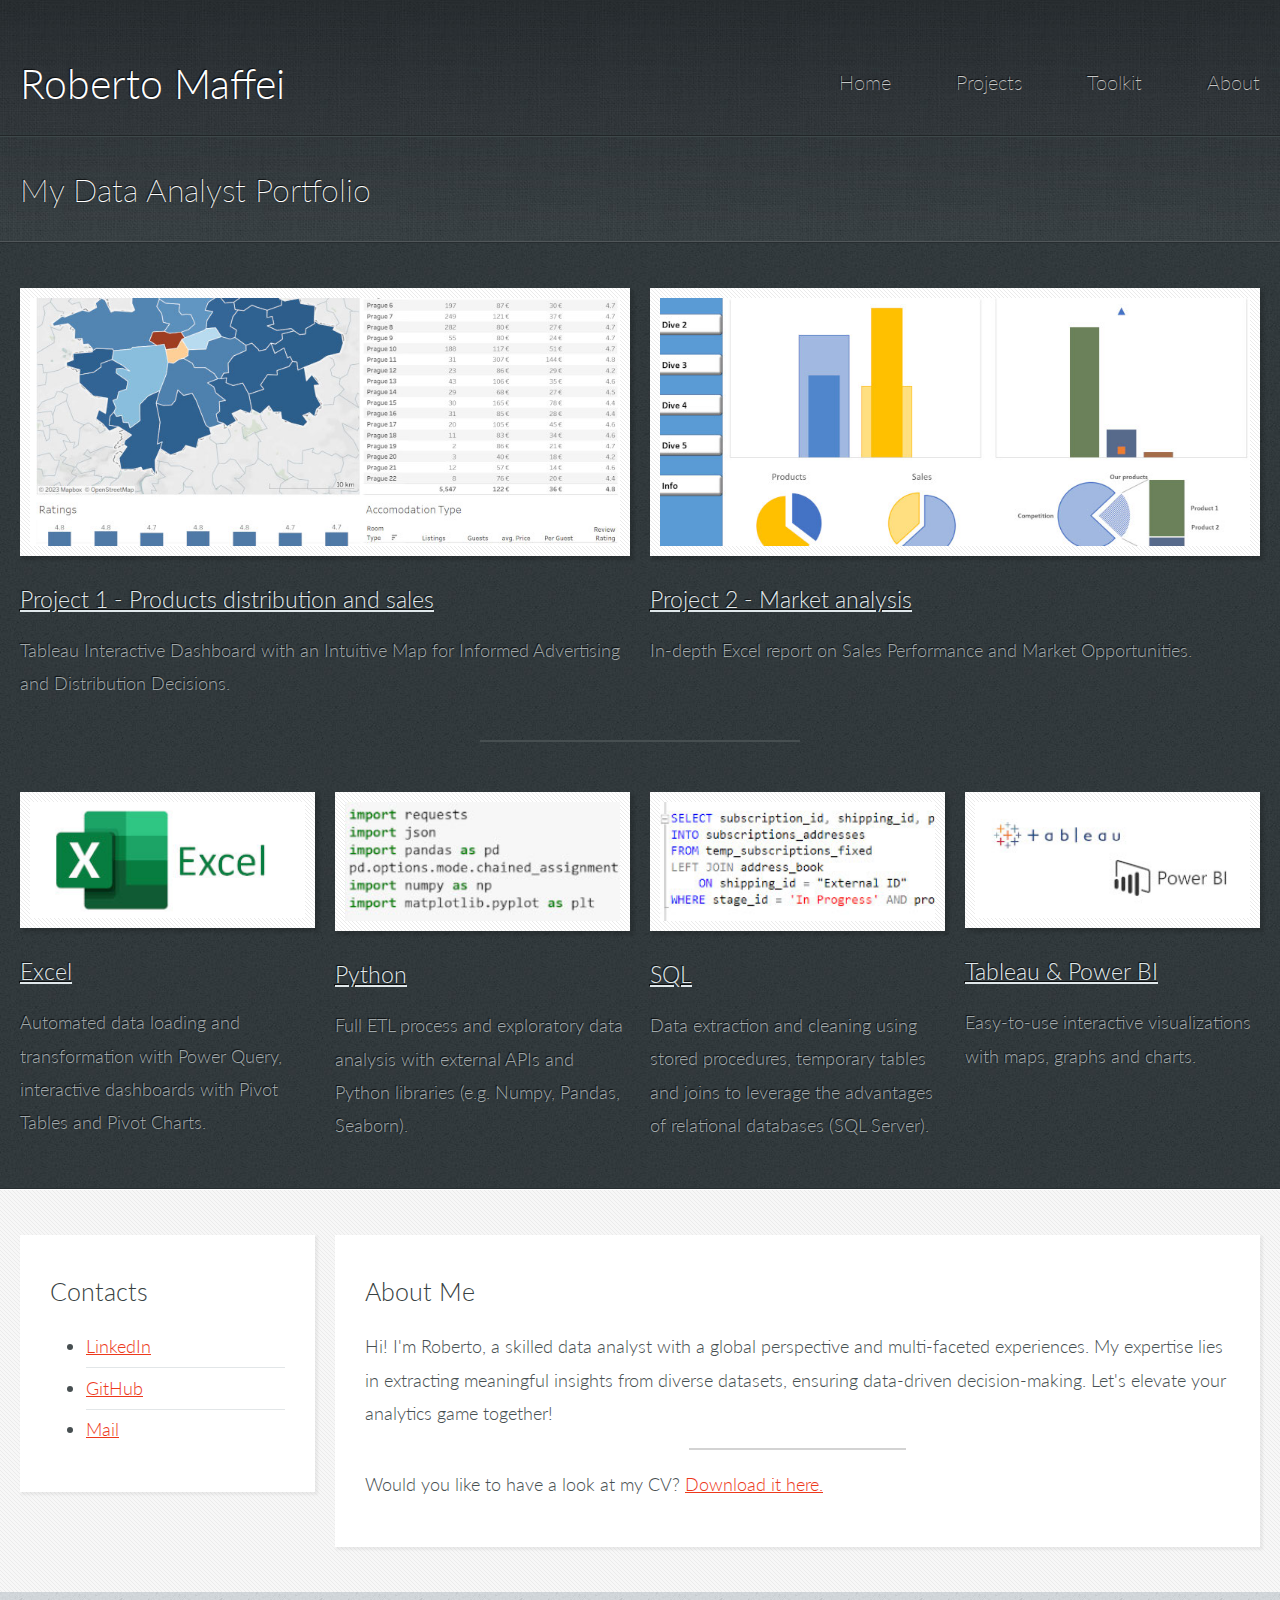
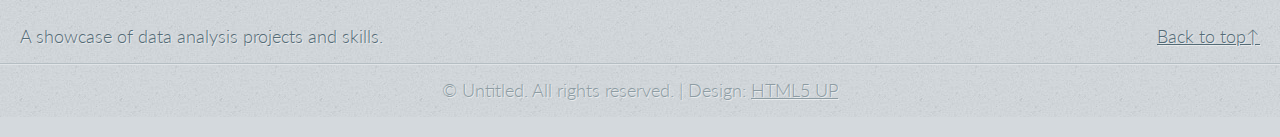
<file: index.html>
<!DOCTYPE HTML>
<!--
	Halcyonic by HTML5 UP
	html5up.net | @ajlkn
	Free for personal and commercial use under the CCA 3.0 license (html5up.net/license)
-->
<html>
	<head>
		<title>Roberto Maffei</title>
		<meta charset="utf-8" />
		<meta name="viewport" content="width=device-width, initial-scale=1, user-scalable=no" />
		<link rel="stylesheet" href="assets/css/main.css" />		
	</head>
	<body>
		<div id="page-wrapper">

			<!-- Header -->
				<section id="header">
					<div class="container">
						<div class="row">
							<div class="col-12">

								<!-- Logo -->
									<h1><a id="logo">Roberto Maffei</a></h1>

								<!-- Nav -->
									<nav id="nav">
										<a href="index.html">Home</a>	

										<div class="dropdown">
											<a class="dropdown-container" href="index.html#projects">Projects</a>											
											<div class="dropdown-content">
												<a href="project1.html" class="dropdown-link">Products distribution and sales</a>
												<a href="project2.html" class="dropdown-link">Market analysis</a>
											</div>
										</div>									
										
										<div class="dropdown">
											<a class="dropdown-container" href="index.html#toolkit">Toolkit</a>											
											<div class="dropdown-content">
												<a href="excel.html" class="dropdown-link">Excel</a>
												<a href="python.html" class="dropdown-link">Python</a>
												<a href="sql.html" class="dropdown-link">SQL</a>
												<a href="tableau.html" class="dropdown-link">Tableau / Power BI</a>
											</div>
										</div>	
										
										<a href="#about">About</a>										
									</nav>

							</div>
						</div>
					</div>
					<div id="banner">
						<div class="container">
							<div class="row">
								<div class="col-6 col-12-medium">

									<!-- Banner Copy -->
										<p>My Data Analyst Portfolio</p>
										<!-- <a href="#" class="button-large">Go on, click me!</a> -->

								</div>
								<!-- <div class="col-6 col-12-medium imp-medium"> -->

									<!-- Banner Image -->
										<!-- <a href="#" class="bordered-feature-image"><img src="images/banner.jpg" alt="" /></a>

								</div> -->
							</div>
						</div>
					</div>
				</section>

			<!-- Features -->
			<section id="features">
				<section id="projects">
					<div class="container">
						<div class="row">
							<div class="col-6 col-12-medium">

								<!-- Feature #1 -->
									<section>
										<a href="project1.html" class="bordered-feature-image"><img src="images/thumb_P1.jpg" alt="" /></a>
										<h2><a href="project1.html">Project 1 - Products distribution and sales</a></h2>
										<p>
											Tableau Interactive Dashboard with an Intuitive Map for Informed Advertising and Distribution Decisions.
										</p>
									</section>

							</div>
							<div class="col-6 col-12-medium">

								<!-- Feature #2 -->
									<section>
										<a href="project2.html" class="bordered-feature-image"><img src="images/thumb_P2.jpg" alt="" /></a>
										<h2><a href="project2.html">Project 2 - Market analysis</a></h2>
										<p>
											In-depth Excel report on Sales Performance and Market Opportunities.
										</p>
									</section>

							</div>							
						</div>
					</div>

				</section>
					
				<hr class="horizontal-line">

				<section id="toolkit">

					<div class="container">
						<div class="row">
							<div class="col-3 col-6-medium col-12-small">

								<!-- Feature #4 -->
									<section>
										<a href="excel.html" class="bordered-feature-image"><img src="images/thumb_Excel.jpg" alt="" /></a>
										<h2><a href="excel.html">Excel</a></h2>
										<p>
											Automated data loading and transformation with Power Query, interactive dashboards with Pivot Tables and Pivot Charts.
										</p>
									</section>

							</div>
							<div class="col-3 col-6-medium col-12-small">

								<!-- Feature #1 -->
									<section>
										<a href="python.html" class="bordered-feature-image"><img src="images/thumb_Python.jpg" alt="" /></a>
										<h2><a href="python.html">Python</a></h2>
										<p>
											Full ETL process and exploratory data analysis with external APIs and Python libraries (e.g. Numpy, Pandas, Seaborn). 
										</p>
									</section>

							</div>
							<div class="col-3 col-6-medium col-12-small">

								<!-- Feature #2 -->
									<section>
										<a href="sql.html" class="bordered-feature-image"><img src="images/thumb_SQL.jpg" alt="" /></a>
										<h2><a href="sql.html">SQL</a></h2>
										<p>
											Data extraction and cleaning using stored procedures, temporary tables and joins to leverage the advantages of relational databases (SQL Server).
										</p>
									</section>

							</div>
							<div class="col-3 col-6-medium col-12-small">

								<!-- Feature #3 -->
									<section>
										<a href="tableau.html" class="bordered-feature-image"><img src="images/thumb_BI.jpg" alt="" /></a>
										<h2><a href="tableau.html">Tableau & Power BI</a></h2>
										<p>
											Easy-to-use interactive visualizations with maps, graphs and charts.
										</p>
									</section>

							</div>
						</div>
					</div>
				</section>
			</section>

			<!-- Content -->
				<section id="content">
					<div class="container">
						<div class="row aln-left">
							<div class="col-3 col-12-medium col-12-small">

								<!-- Box #2 -->
									<section>
										<header>
											<h2>Contacts</h2>
											<!-- <h3>A subheading about what we do</h3> -->
										</header>
										<ul class="link-list last-child">
											<li><a href="https://www.linkedin.com/in/maffeiroberto/" target=”_blank”>LinkedIn</a></li>
											<li><a href="https://github.com/robmaffei/samples" target=”_blank”>GitHub</a></li>
											<li><a href="mailto:rob.maffei@gmail.com">Mail</a></li>														
										</ul>
									</section>

							</div>							
							<div class="col-9 col-12-medium">

								<!-- Box #1 -->
									<section id="about">
										<header>
											<h2>About Me</h2>
											<!-- <h3>A subheading about who we are</h3> -->
										</header>
										<!-- <a href="#" class="feature-image"><img src="images/pic05.jpg" alt="" /></a> -->
										<p>
											Hi! I'm Roberto,
											a skilled data analyst with a global perspective and multi-faceted experiences.
											My expertise lies in extracting meaningful insights from diverse datasets,
											ensuring data-driven decision-making.
											Let's elevate your analytics game together!
										</p>
										<hr class="horizontal-line" style="margin: 0 auto; border: 1px solid lightgray;">
										<p>
											Would you like to have a look at my CV? <a href="https://onedrive.live.com/download?resid=4862CA8A20294A53%2146837&authkey=!AGGXqUF0O_2-Vjg&em=2" download>Download it here.</a>
										</p>										
									</section>

							</div>
						</div>
					</div>
				</section>

			<!-- Footer -->
				<section id="footer">
					<div class="container">
						<div class="row">
							
							<div class="col-8 col-8-medium imp-medium">

								<!-- Blurb -->
									<section>
										<!-- <h2>Roberto Maffei's portfolio</h2> -->
										<p>
											A showcase of data analysis projects and skills.
										</p>
									</section>

							</div>

							<div class="col-4 col-4-medium imp-medium" align="right">
								
									<section>										
										<p>
											<a href="#">Back to top&uparrow;</a>
										</p>
									</section>									
							</div>
						</div>
					</div>

					<b href="#" id="backToTopButton"><a href="#">Back to top&uparrow;</a></b>

				</section>

			<!-- Copyright -->
				<div id="copyright">
					&copy; Untitled. All rights reserved. | Design: <a href="http://html5up.net">HTML5 UP</a>
				</div>

		</div>

		<!-- Scripts -->
			<script src="assets/js/jquery.min.js"></script>
			<script src="assets/js/browser.min.js"></script>
			<script src="assets/js/breakpoints.min.js"></script>
			<script src="assets/js/util.js"></script>
			<script src="assets/js/main.js"></script>

	</body>
</html>
</file>
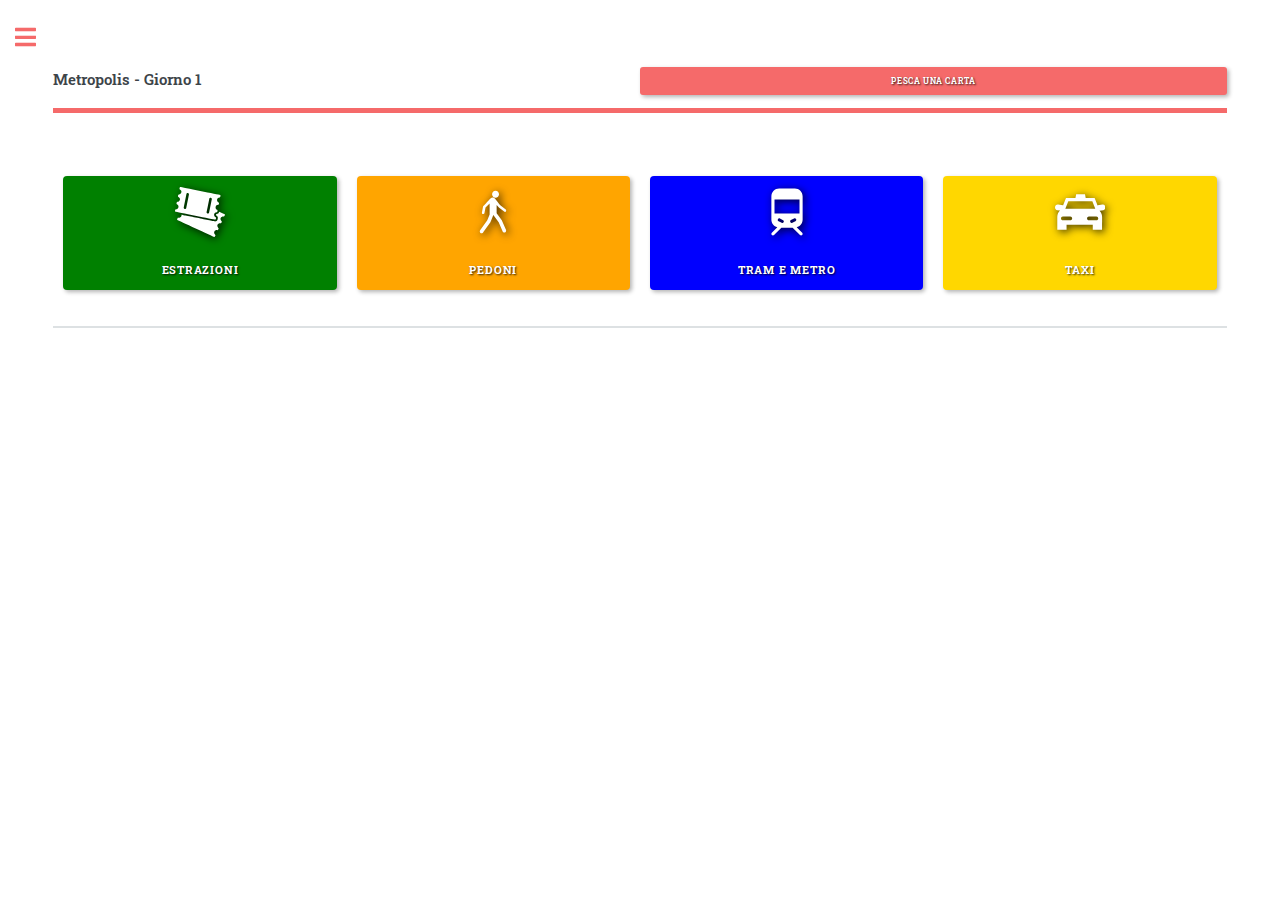
<file: Metropolis/index.html>
<!DOCTYPE HTML>
<!--
	Editorial by HTML5 UP
	html5up.net | @ajlkn
	Free for personal and commercial use under the CCA 3.0 license (html5up.net/license)
-->
<html>
	<head>
		<title>Metropolis</title>
		<meta charset="utf-8" />
		<meta name="viewport" content="width=device-width, initial-scale=1, user-scalable=no" />
		<link rel="stylesheet" href="assets/css/main.css" />
	</head>
	<body class="is-preload">

		<!-- Wrapper -->
			<div id="wrapper">

				<!-- Main -->
					<div id="main">
						<div class="inner">

							<!-- Header -->
								<header id="header">
									<a class="logo"><strong>Metropolis - </strong><strong id="currentDay" class="inline"></strong></a>
									<button id="drawcard" class="button primary small" onclick="drawRandomCard()">Pesca una carta</button>
								</header>

							<!-- Content -->
							<section class="flex-container">
							
								<button class="button primary auto" id="randomEstrazione" style="background-color: green;">
								<div>
									<img src="images/tickets.svg" class="svgIcon">
								</div>
								<div>
									Estrazioni
								</div>
								</button>
							
								<button class="button primary auto" id="randomPedone" style="background-color: orange;">
								<div>
									<img src="images/pedestrian.svg" class="svgIcon">
								</div>
								<div>
									Pedoni
								</div>
								</button>
							
								<button class="button primary auto" id="randomTram" style="background-color: blue;">
								<div>
									<img src="images/tram.svg" class="svgIcon">
								</div>
								<div>
									Tram e Metro
								</div>
								</button>
							
								<button class="button primary auto" id="randomTaxi" style="background-color: #FFD700;">
								<div>
									<img src="images/taxi.svg" class="svgIcon">
								</div>
								<div>
									Taxi
								</div>
								</button>
							
							</section>
							
							
							<section>
								<div id="textViewer" style="display: none;">
									<div style="display: flex; justify-content: space-around;"><h1 id="tipoRuota" style="text-shadow: 1px 1px 2px rgba(0, 0, 0, 0.8)"></h1></div>
									<div style="display: flex; justify-content: space-around;"><h1 id="risultatoRuota" style="text-shadow: 1px 1px 2px rgba(0, 0, 0, 0.8)"></h1></div>
								</div>		
								<div id="cardViewer" class="cardContainer" style="display: none;">
									<h1 id="cardText" class="cardText"></h1>
								</div>							
								<!-- <img id="cardViewer" src="" alt="Card" style="width: 350px; max-width: 90%; height: auto; display: none; margin: 0 auto; box-shadow: 5px 5px 10px rgba(0, 0, 0, 0.5);">															   						 -->
							</section>
						</div>
					</div>

				<!-- Sidebar -->
					<div id="sidebar">
						<div class="inner">
							
							<!-- Menu -->
								<nav id="menu">
									<header class="major">
										<h2>Menu</h2>
									</header>
									<ul>
										<li><a href="index.html">Metropolis</a></li>
										<li><a href="gazzetta.html">Gazzetta</a></li>										
										<li>
											<span class="opener">Galleria</span>
											<ul>
												<li><a href="cardGallery.html">Carte</a></li>
												<li><a href="tableGallery.html">Estrazioni</a></li>	
												<li><a href="gazetteGallery.html">Gazzetta</a></li>
												<li><a href="manuale.html">Regolamento</a></li>											
											</ul>
										</li>										
									</ul>
								</nav>

								<section>
									<button onclick="newGame()" class="fit">Nuova Partita</button>
								</section>

							<!-- Footer -->
								<footer id="footer">
									<p class="copyright">&copy; Untitled. All rights reserved. Demo Images: <a href="https://unsplash.com">Unsplash</a>. Design: <a href="https://html5up.net">HTML5 UP</a>.</p>
								</footer>

						</div>
					</div>

			</div>

		<!-- Scripts -->
			<script src="assets/js/jquery.min.js"></script>
			<script src="assets/js/browser.min.js"></script>
			<script src="assets/js/breakpoints.min.js"></script>
			<script src="assets/js/util.js"></script>
			<script src="assets/js/main.js"></script>
			<script src="assets/js/randomWheel.js"></script>
			<script src="assets/js/gameController.js"></script>	
	</body>
</html>
</file>
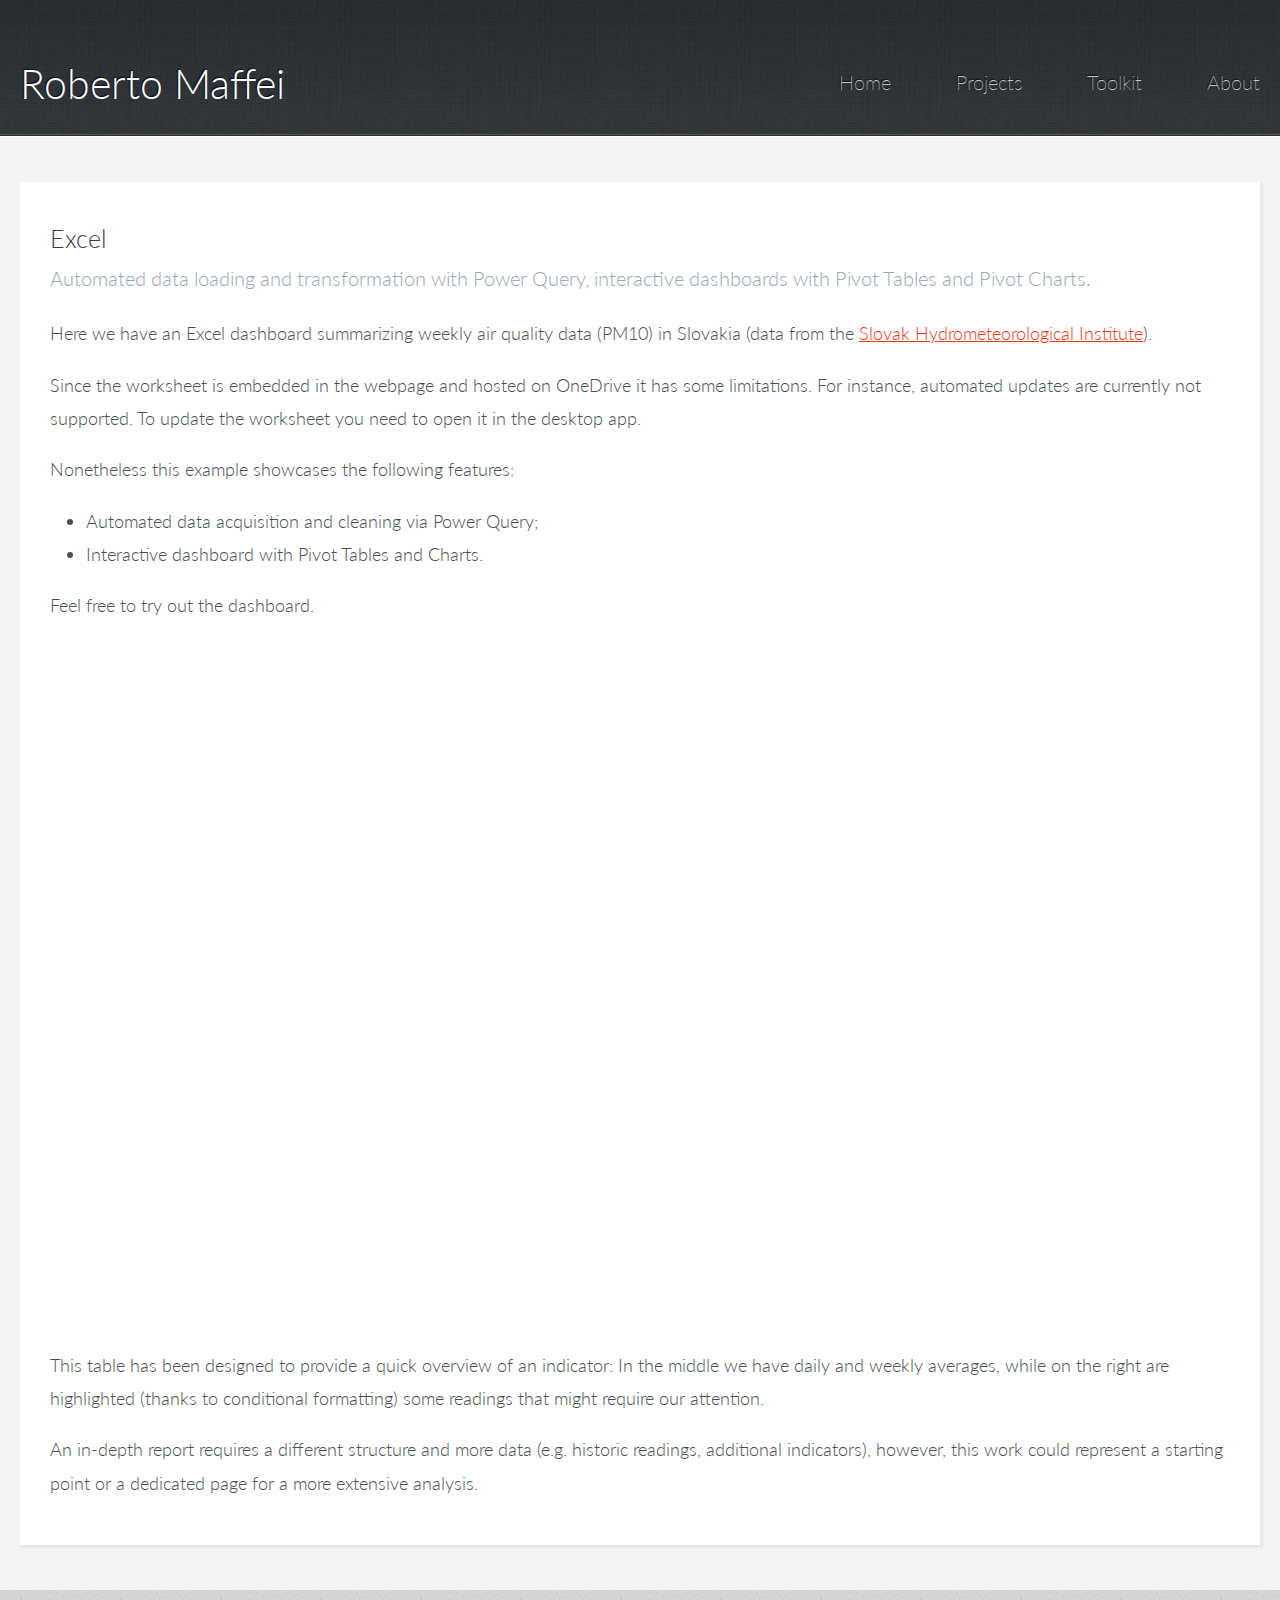
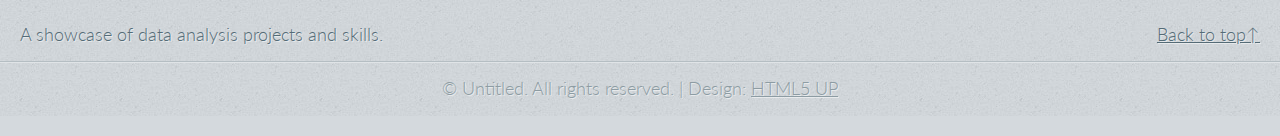
<file: excel.html>
<!DOCTYPE HTML>
<!--
	Halcyonic by HTML5 UP
	html5up.net | @ajlkn
	Free for personal and commercial use under the CCA 3.0 license (html5up.net/license)
-->
<html>
	<head>
		<title>Excel</title>
		<meta charset="utf-8" />
		<meta name="viewport" content="width=device-width, initial-scale=1, user-scalable=no" />
		<link rel="stylesheet" href="assets/css/main.css" />
		<link rel="stylesheet" href="assets/css/prism.css">		
	</head>
	<body class="subpage">
		<div id="page-wrapper">

			<!-- Header -->
				<section id="header">
					<div class="container">
						<div class="row">
							<div class="col-12">

								<!-- Logo -->
									<h1><a href="index.html" id="logo">Roberto Maffei</a></h1>

								<!-- Nav -->
								<nav id="nav">
									<a href="index.html">Home</a>	

									<div class="dropdown">
										<a class="dropdown-container" href="index.html#projects">Projects</a>											
										<div class="dropdown-content">
											<a href="project1.html" class="dropdown-link">Products distribution and sales</a>
											<a href="project2.html" class="dropdown-link">Market analysis</a>
										</div>
									</div>									
									
									<div class="dropdown">
										<a class="dropdown-container" href="index.html#toolkit">Toolkit</a>											
										<div class="dropdown-content">
											<a href="excel.html" class="dropdown-link">Excel</a>
											<a href="python.html" class="dropdown-link">Python</a>
											<a href="sql.html" class="dropdown-link">SQL</a>
											<a href="tableau.html" class="dropdown-link">Tableau / Power BI</a>
										</div>
									</div>	
									
									<a href="index.html#about">About</a>										
								</nav>

							</div>
						</div>
					</div>
				</section>

			<!-- Content -->
				<section id="content">
					<div class="container">
						<div class="row">
							<div class="col-12">

								<!-- Main Content -->
									<section>
										<header>
											<h2>Excel</h2>
											<h3>Automated data loading and transformation with Power Query, interactive dashboards with Pivot Tables and Pivot Charts.</h3>
										</header>										
										<p>											
											Here we have an Excel dashboard summarizing weekly air quality data (PM10) in Slovakia (data from the <a href="https://www.shmu.sk/en/" target=”_blank”>Slovak Hydrometeorological Institute</a>).
										</p>
										<p>											
											Since the worksheet is embedded in the webpage and hosted on OneDrive it has some limitations.
											For instance, automated updates are currently not supported.
											To update the worksheet you need to open it in the desktop app.
										</p>
										<p>											
											Nonetheless this example showcases the following features:
											<ul>
												<li>Automated data acquisition and cleaning via Power Query;</li>
												<li>Interactive dashboard with Pivot Tables and Charts.</li>
											</ul>
										</p>	
										<p>
											Feel free to try out the dashboard.
										</p>		
										<p>
											<div>
												<iframe src="https://onedrive.live.com/embed?resid=4862CA8A20294A53%2146764&authkey=!AHAAJU6oDgUzDyM&em=2" width="100%" height="680" frameborder="0" scrolling="no"></iframe>
											</div>											
										</p>						
										<p>
											This table has been designed to provide a quick overview of an indicator:
											In the middle we have daily and weekly averages,
											while on the right are highlighted
											(thanks to conditional formatting)
											some readings that might require our attention.								
										</p>
										<p>
											An in-depth report requires a different structure and more data
											(e.g. historic readings, additional indicators),
											however, this work could represent a starting point or a dedicated page for a more extensive analysis.
										</p>									
									</section>

							</div>
						</div>
					</div>
				</section>

			<!-- Footer -->
			<section id="footer">
				<div class="container">
					<div class="row">
						
						<div class="col-8 col-8-medium imp-medium">

							<!-- Blurb -->
								<section>
									<!-- <h2>Roberto Maffei's portfolio</h2> -->
									<p>
										A showcase of data analysis projects and skills.
									</p>
								</section>

						</div>

						<div class="col-4 col-4-medium imp-medium" align="right">
							
								<section>										
									<p>
										<a href="#">Back to top&uparrow;</a>
									</p>
								</section>

						</div>
					</div>
				</div>
				<b href="#" id="backToTopButton"><a href="#">Back to top&uparrow;</a></b>
			</section>

			<!-- Copyright -->
				<div id="copyright">
					&copy; Untitled. All rights reserved. | Design: <a href="http://html5up.net">HTML5 UP</a>
				</div>

		</div>

		<!-- Scripts -->
			<script src="assets/js/jquery.min.js"></script>
			<script src="assets/js/browser.min.js"></script>
			<script src="assets/js/breakpoints.min.js"></script>
			<script src="assets/js/util.js"></script>
			<script src="assets/js/main.js"></script>
			<script src="assets/js/prism.js"></script>
	</body>
</html>
</file>
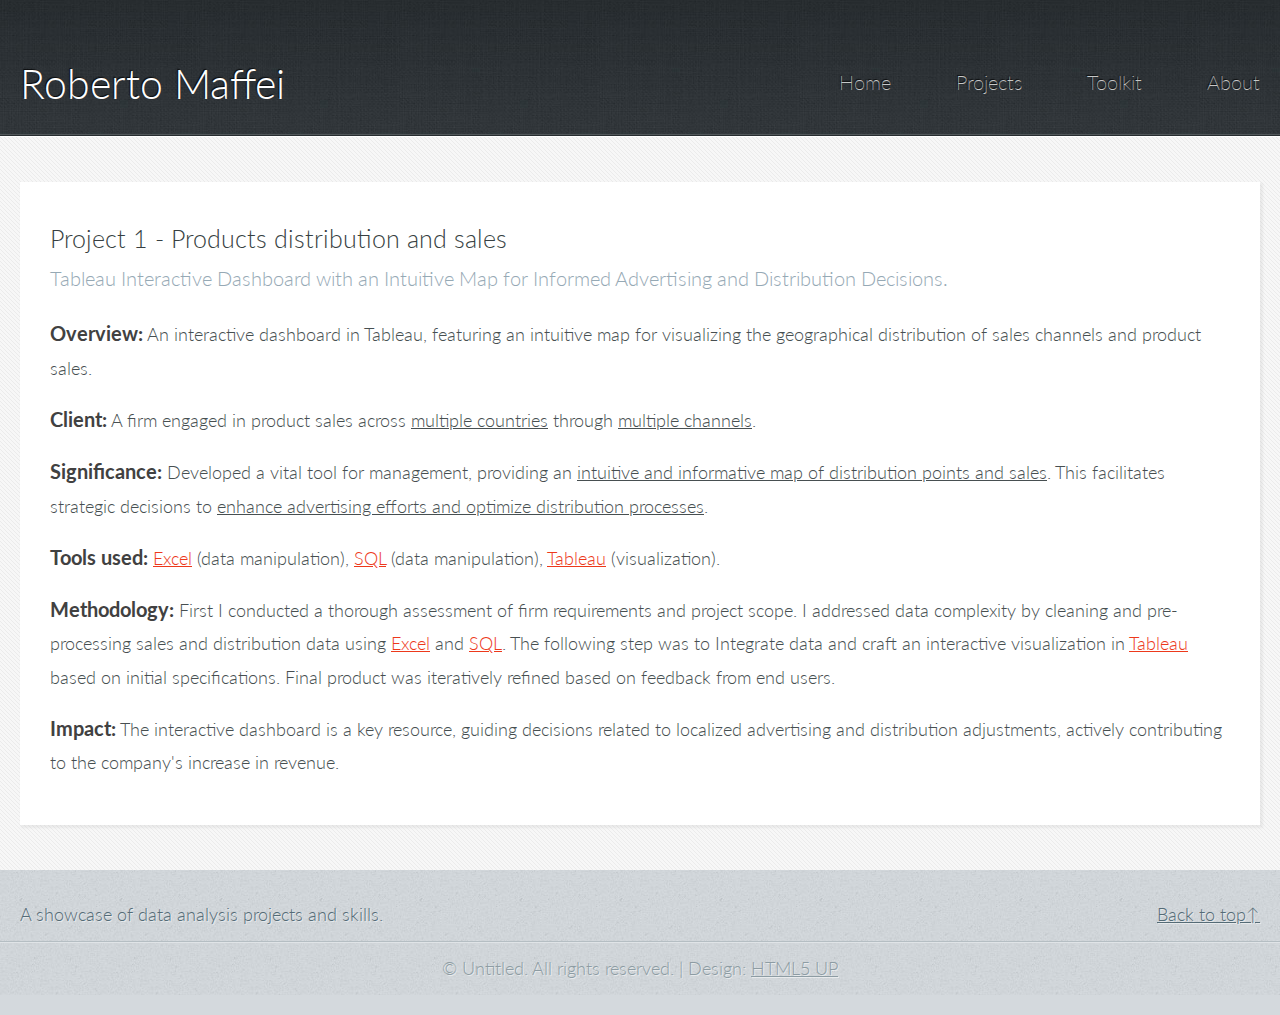
<file: project1.html>
<!DOCTYPE HTML>
<!--
	Halcyonic by HTML5 UP
	html5up.net | @ajlkn
	Free for personal and commercial use under the CCA 3.0 license (html5up.net/license)
-->
<html>
	<head>
		<title>Project 1 - Products distribution and sales</title>
		<meta charset="utf-8" />
		<meta name="viewport" content="width=device-width, initial-scale=1, user-scalable=no" />
		<link rel="stylesheet" href="assets/css/main.css" />
		<link rel="stylesheet" href="assets/css/prism.css">		
	</head>
	<body class="subpage">
		<div id="page-wrapper">

			<!-- Header -->
				<section id="header">
					<div class="container">
						<div class="row">
							<div class="col-12">

								<!-- Logo -->
									<h1><a href="index.html" id="logo">Roberto Maffei</a></h1>

								<!-- Nav -->
								<nav id="nav">
									<a href="index.html">Home</a>	

									<div class="dropdown">
										<a class="dropdown-container" href="index.html#projects">Projects</a>											
										<div class="dropdown-content">
											<a href="project1.html" class="dropdown-link">Products distribution and sales</a>
											<a href="project2.html" class="dropdown-link">Market analysis</a>
										</div>
									</div>									
									
									<div class="dropdown">
										<a class="dropdown-container" href="index.html#toolkit">Toolkit</a>											
										<div class="dropdown-content">
											<a href="excel.html" class="dropdown-link">Excel</a>
											<a href="python.html" class="dropdown-link">Python</a>
											<a href="sql.html" class="dropdown-link">SQL</a>
											<a href="tableau.html" class="dropdown-link">Tableau / Power BI</a>
										</div>
									</div>	
									
									<a href="index.html#about">About</a>										
								</nav>

							</div>
						</div>
					</div>
				</section>

			<!-- Content -->
				<section id="content">
					<div class="container">
						<div class="row">
							<div class="col-12">

								<!-- Main Content -->
									<section>
										<header>
											<h2>Project 1 - Products distribution and sales</h2>
											<h3>Tableau Interactive Dashboard with an Intuitive Map for Informed Advertising and Distribution Decisions.</h3>
										</header>
										<p>											
											<strong>Overview:</strong>
											An interactive dashboard in Tableau, featuring an intuitive map for visualizing the geographical distribution of sales channels and product sales. 											
										</p>										
										<p>											
											<strong>Client:</strong>
											A firm engaged in product sales across <u>multiple countries</u> through <u>multiple channels</u>. 											
										</p>										
										<p>
											<strong>Significance:</strong>	
											Developed a vital tool for management, providing an <u>intuitive and informative map of distribution points and sales</u>.
											This facilitates strategic decisions to <u>enhance advertising efforts and optimize distribution processes</u>.		
										</p>											
										<p>											
											<strong>Tools used:</strong>
											<a href="excel.html">Excel</a> (data manipulation),
											<a href="sql.html">SQL</a> (data manipulation),
											<a href="tableau.html">Tableau</a> (visualization).
										</p>
										<p>	
											<strong>Methodology:</strong>
											First I conducted a thorough assessment of firm requirements and project scope.
											I addressed data complexity by cleaning and pre-processing sales and distribution data using <a href="excel.html">Excel</a> and <a href="sql.html">SQL</a>.
											The following step was to Integrate data and craft an interactive visualization in <a href="tableau.html">Tableau</a> based on initial specifications.
											Final product was iteratively refined based on feedback from end users.
										</p>
										<p>
											<strong>Impact:</strong>
											The interactive dashboard is a key resource, guiding decisions related to localized advertising and distribution adjustments,
											actively contributing to the company's increase in revenue.
										</p>										
									</section>

							</div>
						</div>
					</div>
				</section>

			<!-- Footer -->
			<section id="footer">
				<div class="container">
					<div class="row">
						
						<div class="col-8 col-8-medium imp-medium">

							<!-- Blurb -->
								<section>
									<!-- <h2>Roberto Maffei's portfolio</h2> -->
									<p>
										A showcase of data analysis projects and skills.
									</p>
								</section>

						</div>

						<div class="col-4 col-4-medium imp-medium" align="right">
							
								<section>										
									<p>
										<a href="#">Back to top&uparrow;</a>
									</p>
								</section>

						</div>
					</div>
				</div>
				<b href="#" id="backToTopButton"><a href="#">Back to top&uparrow;</a></b>
			</section>

			<!-- Copyright -->
				<div id="copyright">
					&copy; Untitled. All rights reserved. | Design: <a href="http://html5up.net">HTML5 UP</a>
				</div>

		</div>

		<!-- Scripts -->
			<script src="assets/js/jquery.min.js"></script>
			<script src="assets/js/browser.min.js"></script>
			<script src="assets/js/breakpoints.min.js"></script>
			<script src="assets/js/util.js"></script>
			<script src="assets/js/main.js"></script>
			<script src="assets/js/prism.js"></script>
	</body>
</html>
</file>
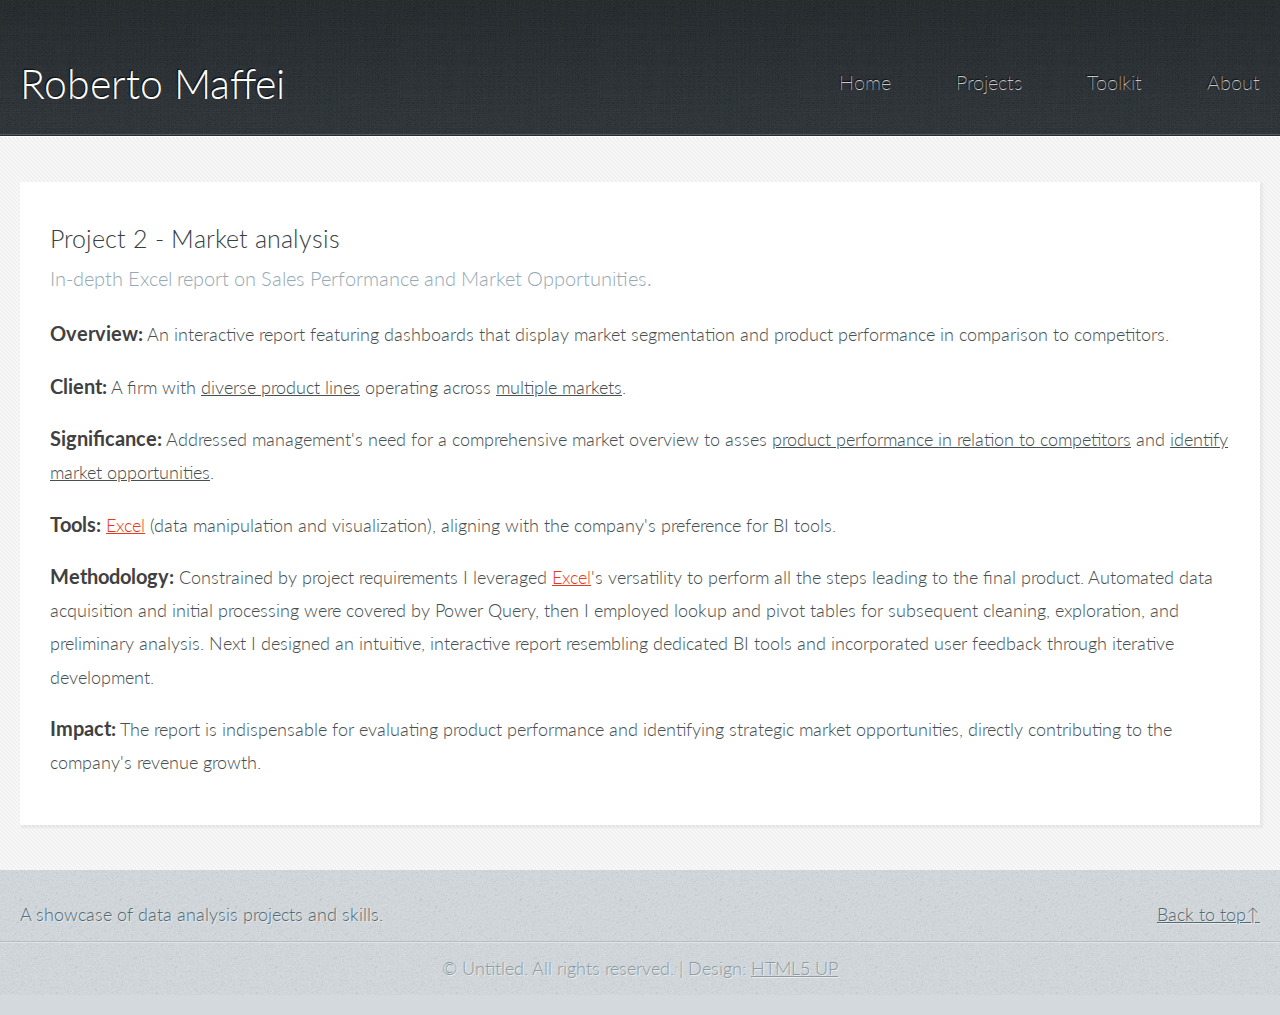
<file: project2.html>
<!DOCTYPE HTML>
<!--
	Halcyonic by HTML5 UP
	html5up.net | @ajlkn
	Free for personal and commercial use under the CCA 3.0 license (html5up.net/license)
-->
<html>
	<head>
		<title>Project 2 - Market analysis</title>
		<meta charset="utf-8" />
		<meta name="viewport" content="width=device-width, initial-scale=1, user-scalable=no" />
		<link rel="stylesheet" href="assets/css/main.css" />
		<link rel="stylesheet" href="assets/css/prism.css">		
	</head>
	<body class="subpage">
		<div id="page-wrapper">

			<!-- Header -->
				<section id="header">
					<div class="container">
						<div class="row">
							<div class="col-12">

								<!-- Logo -->
									<h1><a href="index.html" id="logo">Roberto Maffei</a></h1>

								<!-- Nav -->
								<nav id="nav">
									<a href="index.html">Home</a>	

									<div class="dropdown">
										<a class="dropdown-container" href="index.html#projects">Projects</a>											
										<div class="dropdown-content">
											<a href="project1.html" class="dropdown-link">Products distribution and sales</a>
											<a href="project2.html" class="dropdown-link">Market analysis</a>
										</div>
									</div>									
									
									<div class="dropdown">
										<a class="dropdown-container" href="index.html#toolkit">Toolkit</a>											
										<div class="dropdown-content">
											<a href="excel.html" class="dropdown-link">Excel</a>
											<a href="python.html" class="dropdown-link">Python</a>
											<a href="sql.html" class="dropdown-link">SQL</a>
											<a href="tableau.html" class="dropdown-link">Tableau / Power BI</a>
										</div>
									</div>	
									
									<a href="index.html#about">About</a>										
								</nav>

							</div>
						</div>
					</div>
				</section>

			<!-- Content -->
				<section id="content">
					<div class="container">
						<div class="row">
							<div class="col-12">

								<!-- Main Content -->
									<section>
										<header>
											<h2>Project 2 - Market analysis</h2>
											<h3>In-depth Excel report on Sales Performance and Market Opportunities.</h3>
										</header>										
										<p>
											<strong>Overview:</strong>    
											An interactive report featuring dashboards that display market segmentation and product performance in comparison to competitors.										
										</p>										
										<p>
											<strong>Client:</strong>
											A firm with <u>diverse product lines</u>
											operating across <u>multiple markets</u>. 											
										</p>										
										<p>
											<strong>Significance:</strong>						
											Addressed management's need for a comprehensive market overview to asses
											<u>product performance in relation to competitors</u> and <u>identify market opportunities</u>.
										</p>											
										<p>	
											<strong>Tools:</strong>
											<a href="excel.html">Excel</a> (data manipulation and visualization), aligning with the company's preference for BI tools.
										</p>
										<p>	
											<strong>Methodology:</strong>
											Constrained by project requirements I leveraged <a href="excel.html">Excel</a>'s versatility to perform all the steps leading to the final product.
											Automated data acquisition and initial processing were covered by Power Query,
											then I employed lookup and pivot tables for subsequent cleaning, exploration, and preliminary analysis.
											Next I designed an intuitive, interactive report resembling dedicated BI tools and incorporated user feedback through iterative development.
										</p>
										<p>
											<strong>Impact:</strong>							
											The report is indispensable for evaluating product performance and identifying strategic market opportunities,
											directly contributing to the company's revenue growth.
										</p>										
									</section>

							</div>
						</div>
					</div>
				</section>

			<!-- Footer -->
			<section id="footer">
				<div class="container">
					<div class="row">
						
						<div class="col-8 col-8-medium imp-medium">

							<!-- Blurb -->
								<section>
									<!-- <h2>Roberto Maffei's portfolio</h2> -->
									<p>
										A showcase of data analysis projects and skills.
									</p>
								</section>

						</div>

						<div class="col-4 col-4-medium imp-medium" align="right">
							
								<section>										
									<p>
										<a href="#">Back to top&uparrow;</a>
									</p>
								</section>

						</div>
					</div>
				</div>
				<b href="#" id="backToTopButton"><a href="#">Back to top&uparrow;</a></b>
			</section>

			<!-- Copyright -->
				<div id="copyright">
					&copy; Untitled. All rights reserved. | Design: <a href="http://html5up.net">HTML5 UP</a>
				</div>

		</div>

		<!-- Scripts -->
			<script src="assets/js/jquery.min.js"></script>
			<script src="assets/js/browser.min.js"></script>
			<script src="assets/js/breakpoints.min.js"></script>
			<script src="assets/js/util.js"></script>
			<script src="assets/js/main.js"></script>
			<script src="assets/js/prism.js"></script>
	</body>
</html>
</file>
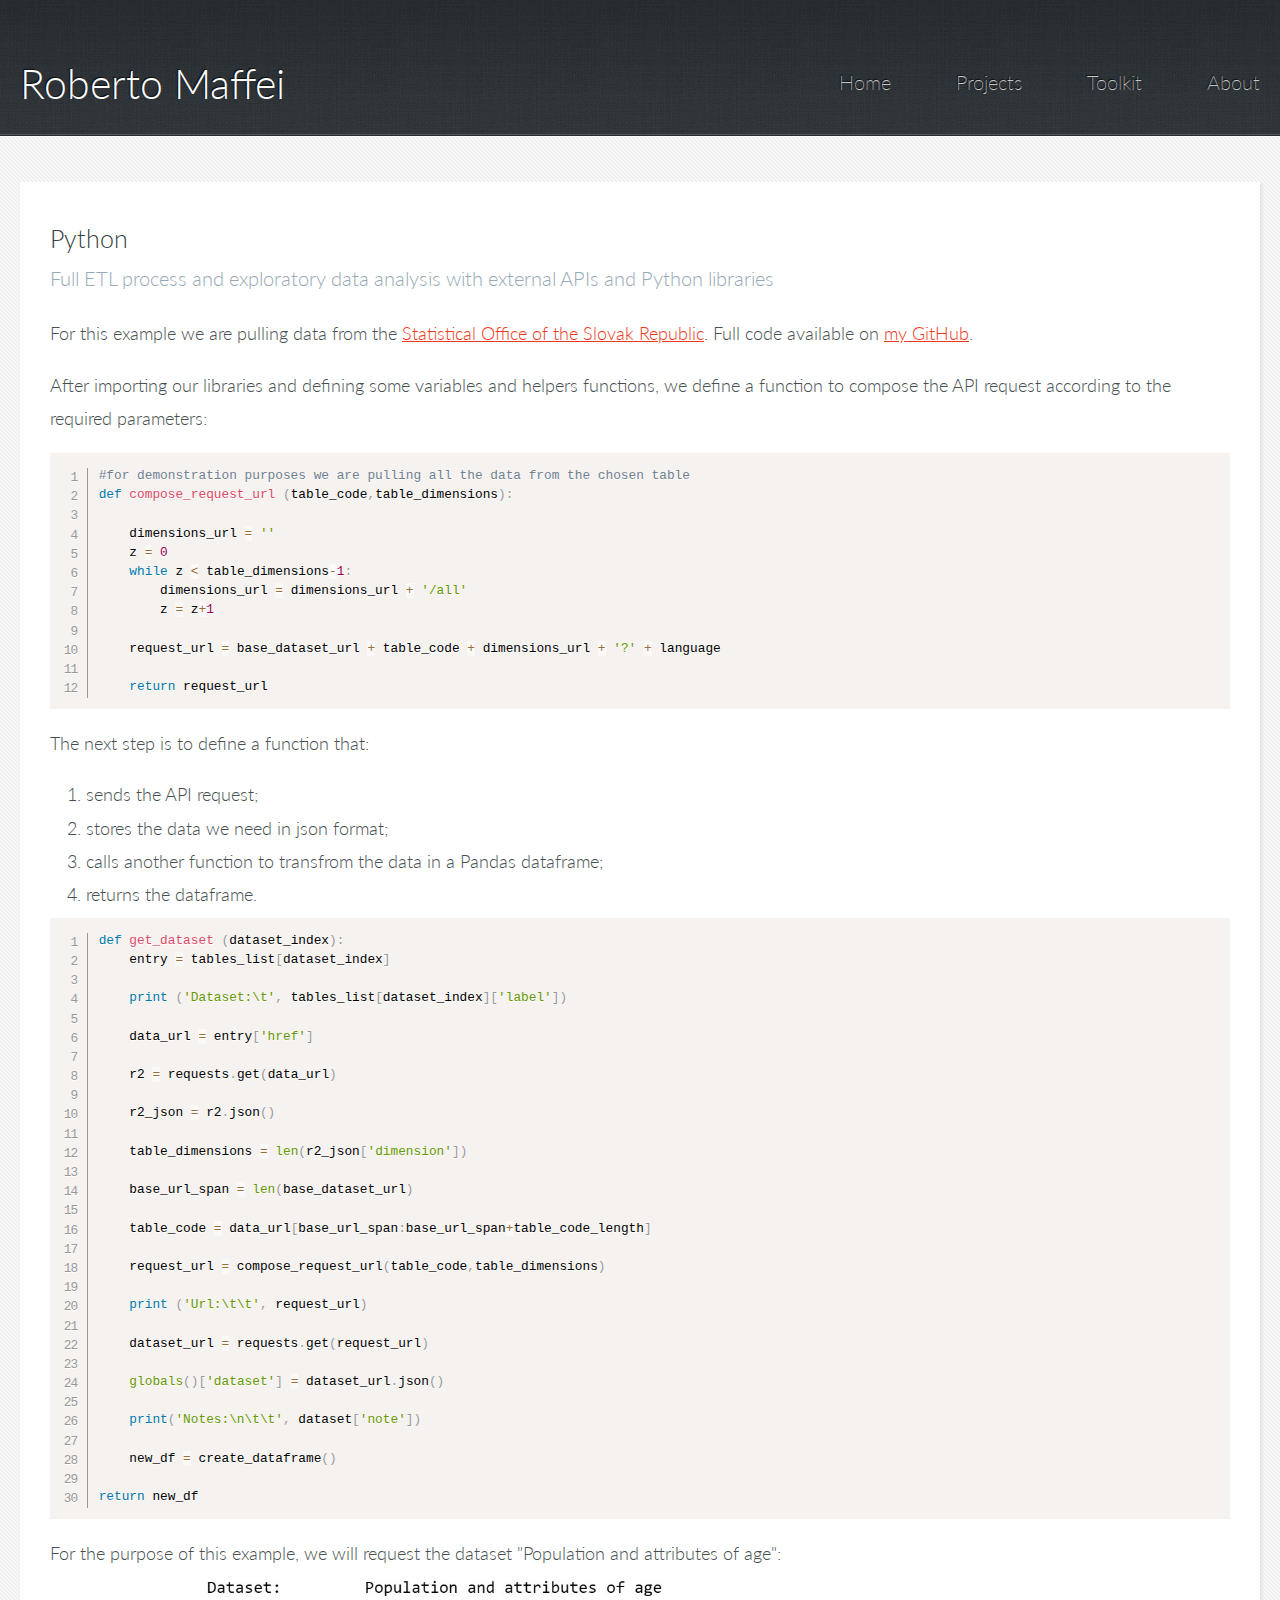
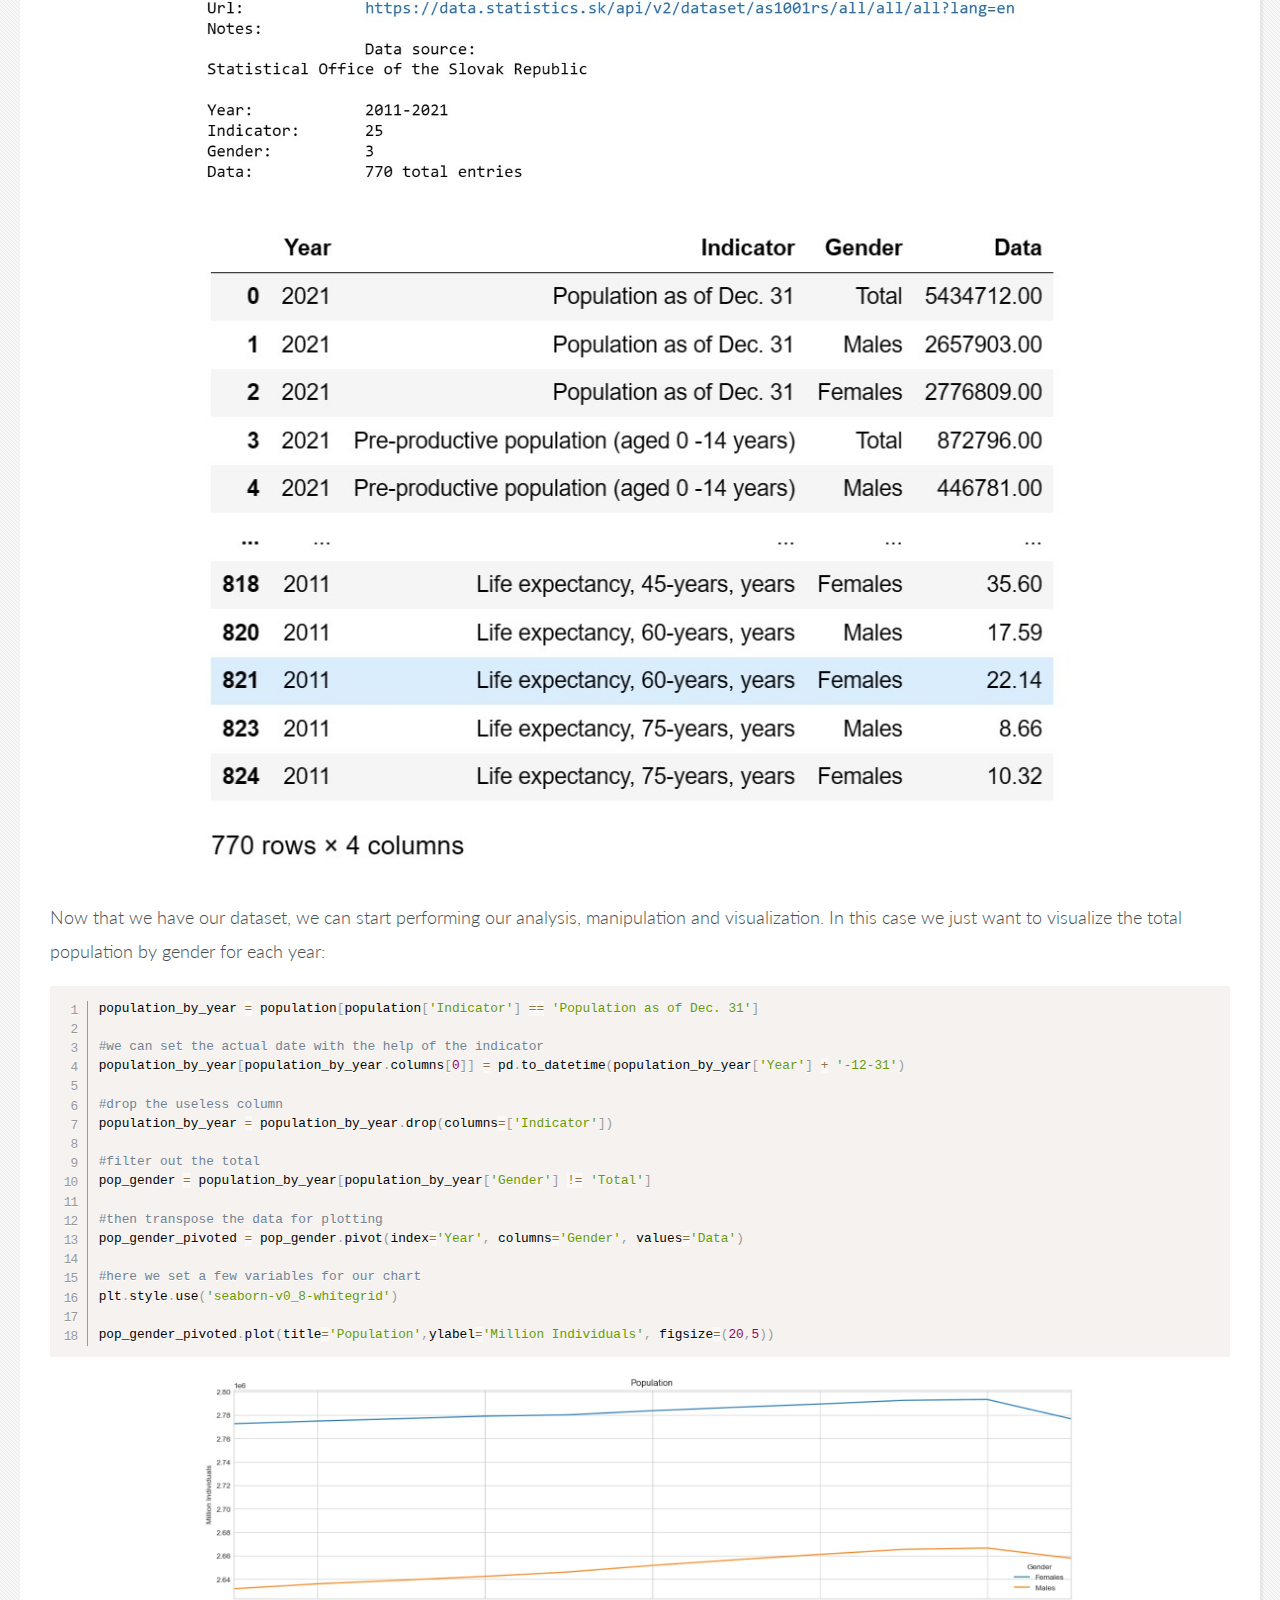
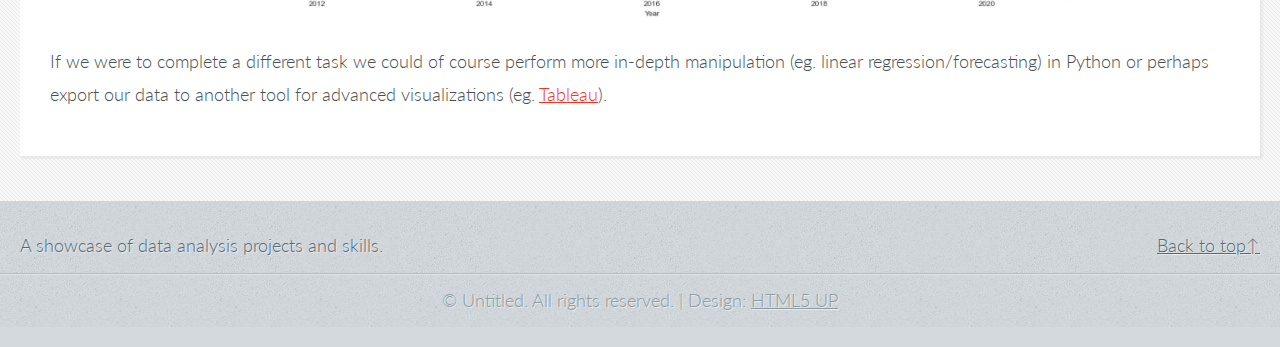
<file: python.html>
<!DOCTYPE HTML>
<!--
	Halcyonic by HTML5 UP
	html5up.net | @ajlkn
	Free for personal and commercial use under the CCA 3.0 license (html5up.net/license)
-->
<html>
	<head>
		<title>Python</title>
		<meta charset="utf-8" />
		<meta name="viewport" content="width=device-width, initial-scale=1, user-scalable=no" />
		<link rel="stylesheet" href="assets/css/main.css" />
		<link rel="stylesheet" href="assets/css/prism.css">		
	</head>
	<body class="subpage">
		<div id="page-wrapper">

			<!-- Header -->
				<section id="header">
					<div class="container">
						<div class="row">
							<div class="col-12">

								<!-- Logo -->
									<h1><a href="index.html" id="logo">Roberto Maffei</a></h1>

								<!-- Nav -->
								<nav id="nav">
									<a href="index.html">Home</a>	

									<div class="dropdown">
										<a class="dropdown-container" href="index.html#projects">Projects</a>											
										<div class="dropdown-content">
											<a href="project1.html" class="dropdown-link">Products distribution and sales</a>
											<a href="project2.html" class="dropdown-link">Market analysis</a>
										</div>
									</div>									
									
									<div class="dropdown">
										<a class="dropdown-container" href="index.html#toolkit">Toolkit</a>											
										<div class="dropdown-content">
											<a href="excel.html" class="dropdown-link">Excel</a>
											<a href="python.html" class="dropdown-link">Python</a>
											<a href="sql.html" class="dropdown-link">SQL</a>
											<a href="tableau.html" class="dropdown-link">Tableau / Power BI</a>
										</div>
									</div>	
									
									<a href="index.html#about">About</a>										
								</nav>

							</div>
						</div>
					</div>
				</section>

			<!-- Content -->
				<section id="content">
					<div class="container">
						<div class="row">
							<div class="col-12">

								<!-- Main Content -->
									<section>
										<header>
											<h2>Python</h2>
											<h3>Full ETL process and exploratory data analysis with external APIs and Python libraries</h3>
										</header>										
										<p>											
											For this example we are pulling data from the <a href="https://slovak.statistics.sk/" target=”_blank”>Statistical Office of the Slovak Republic</a>.
											Full code available on <a href="https://github.com/robmaffei/samples/tree/main/Python" target=”_blank”>my GitHub</a>.
										</p>
										
										<p>											
											After importing our libraries and defining some variables and helpers functions, we define a function to compose the API request according to the required parameters:					
											<pre class="line-numbers">
												<code class="language-python">
													#for demonstration purposes we are pulling all the data from the chosen table
													def compose_request_url (table_code,table_dimensions):  
														
														dimensions_url = ''
														z = 0
														while z < table_dimensions-1:
															dimensions_url = dimensions_url + '/all'
															z = z+1
															
														request_url = base_dataset_url + table_code + dimensions_url + '?' + language
														
														return request_url
												</code>
											</pre>
										</p>
											
										<p>											
											The next step is to define a function that:
											<ol>
												<li>sends the API request;</li>
												<li>stores the data we need in json format;</li>
												<li>calls another function to transfrom the data in a Pandas dataframe;</li>
												<li>returns the dataframe.</li>
											</ol>					
											<pre class="line-numbers">
												<code class="language-python">
													def get_dataset (dataset_index):
														entry = tables_list[dataset_index]    

														print ('Dataset:\t', tables_list[dataset_index]['label'])

														data_url = entry['href']

														r2 = requests.get(data_url)

														r2_json = r2.json()

														table_dimensions = len(r2_json['dimension'])

														base_url_span = len(base_dataset_url)

														table_code = data_url[base_url_span:base_url_span+table_code_length]

														request_url = compose_request_url(table_code,table_dimensions)

														print ('Url:\t\t', request_url)

														dataset_url = requests.get(request_url)    

														globals()['dataset'] = dataset_url.json()

														print('Notes:\n\t\t', dataset['note'])

														new_df = create_dataframe()

													return new_df
												</code>
											</pre>
										</p>
										<p>
											For the purpose of this example, we will request the dataset "Population and attributes of age":
											<img src="images/Python1.jpg" alt="" class="reduced"/>
											<img src="images/Python2.jpg" alt="" class="reduced"/>
										</p>																				
										<p>
											Now that we have our dataset, we can start performing our analysis, manipulation and visualization. In this case we just want to visualize the total population by gender for each year:					
											<pre class="line-numbers">
												<code class="language-python">
													population_by_year = population[population['Indicator'] == 'Population as of Dec. 31']

													#we can set the actual date with the help of the indicator
													population_by_year[population_by_year.columns[0]] = pd.to_datetime(population_by_year['Year'] + '-12-31')
													
													#drop the useless column
													population_by_year = population_by_year.drop(columns=['Indicator'])
													
													#filter out the total
													pop_gender = population_by_year[population_by_year['Gender'] != 'Total']
													
													#then transpose the data for plotting
													pop_gender_pivoted = pop_gender.pivot(index='Year', columns='Gender', values='Data')
													
													#here we set a few variables for our chart
													plt.style.use('seaborn-v0_8-whitegrid')
													
													pop_gender_pivoted.plot(title='Population',ylabel='Million Individuals', figsize=(20,5))
												</code>
											</pre>
											<img src="images/Python3.jpg" alt="" class="reduced"/>
										</p>										
										<p>
											If we were to complete a different task we could of course perform more in-depth manipulation (eg. linear regression/forecasting) in Python or perhaps export our data to another tool for advanced visualizations (eg. <a href="tableau.html">Tableau</a>).
										</p>
										
										
									</section>

							</div>
						</div>
					</div>
				</section>

			<!-- Footer -->
			<section id="footer">
				<div class="container">
					<div class="row">
						
						<div class="col-8 col-8-medium imp-medium">

							<!-- Blurb -->
								<section>
									<!-- <h2>Roberto Maffei's portfolio</h2> -->
									<p>
										A showcase of data analysis projects and skills.
									</p>
								</section>

						</div>

						<div class="col-4 col-4-medium imp-medium" align="right">
							
								<section>										
									<p>
										<a href="#">Back to top&uparrow;</a>
									</p>
								</section>

						</div>
					</div>
				</div>
				<b href="#" id="backToTopButton"><a href="#">Back to top&uparrow;</a></b>
			</section>

			<!-- Copyright -->
				<div id="copyright">
					&copy; Untitled. All rights reserved. | Design: <a href="http://html5up.net">HTML5 UP</a>
				</div>

		</div>

		<!-- Scripts -->
			<script src="assets/js/jquery.min.js"></script>
			<script src="assets/js/browser.min.js"></script>
			<script src="assets/js/breakpoints.min.js"></script>
			<script src="assets/js/util.js"></script>
			<script src="assets/js/main.js"></script>
			<script src="assets/js/prism.js"></script>
	</body>
</html>
</file>
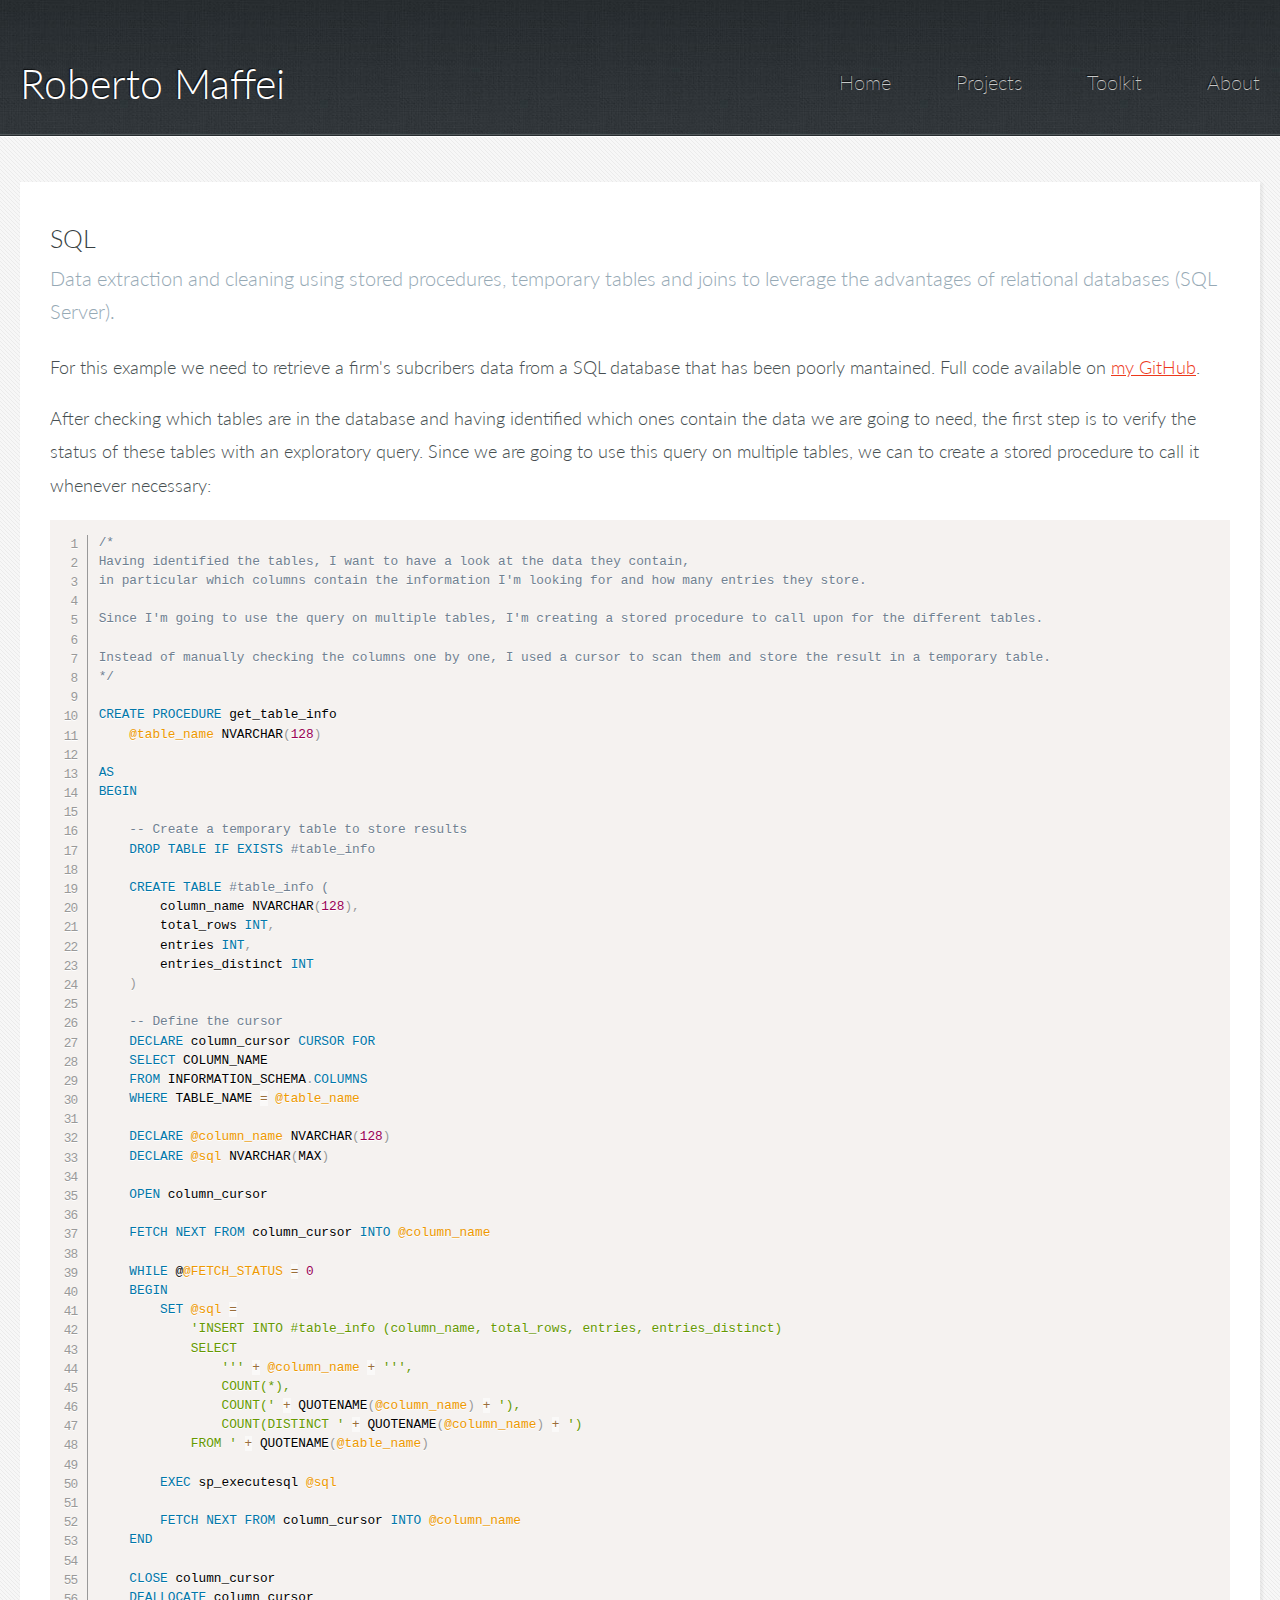
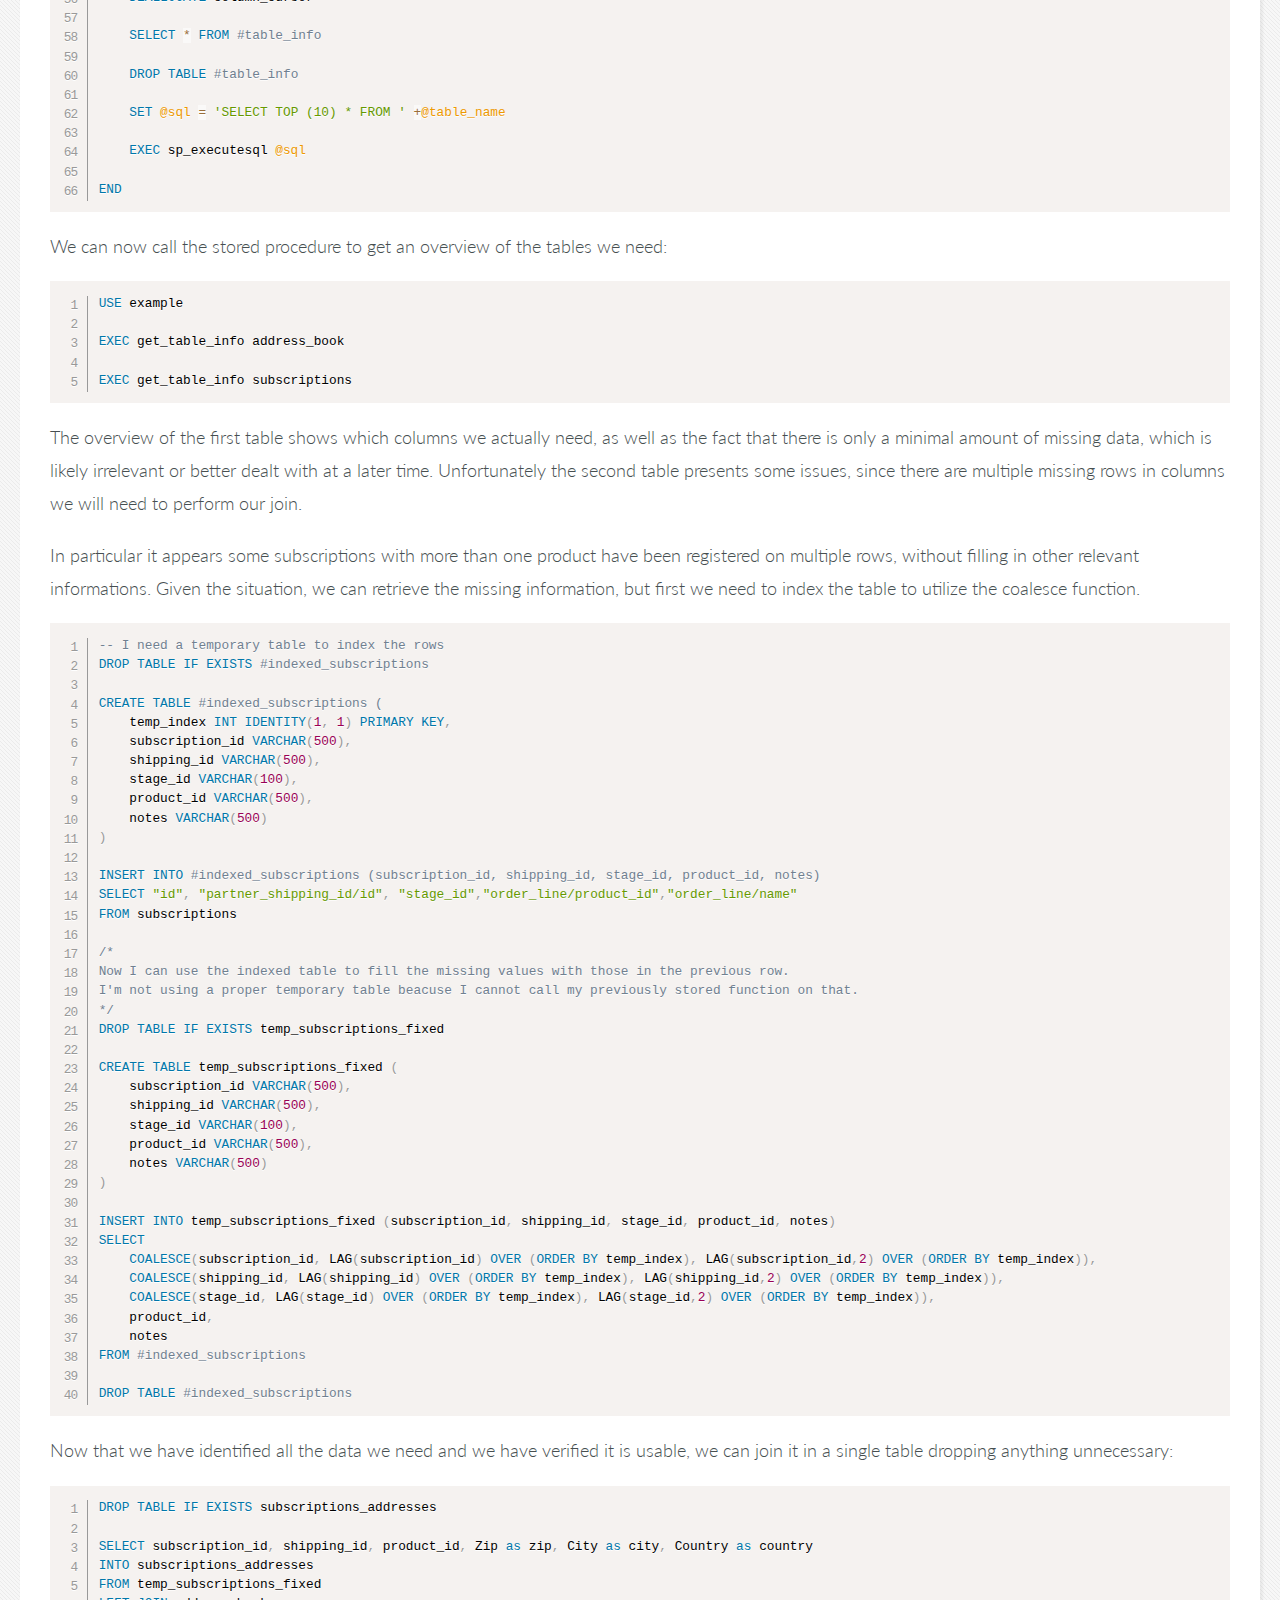
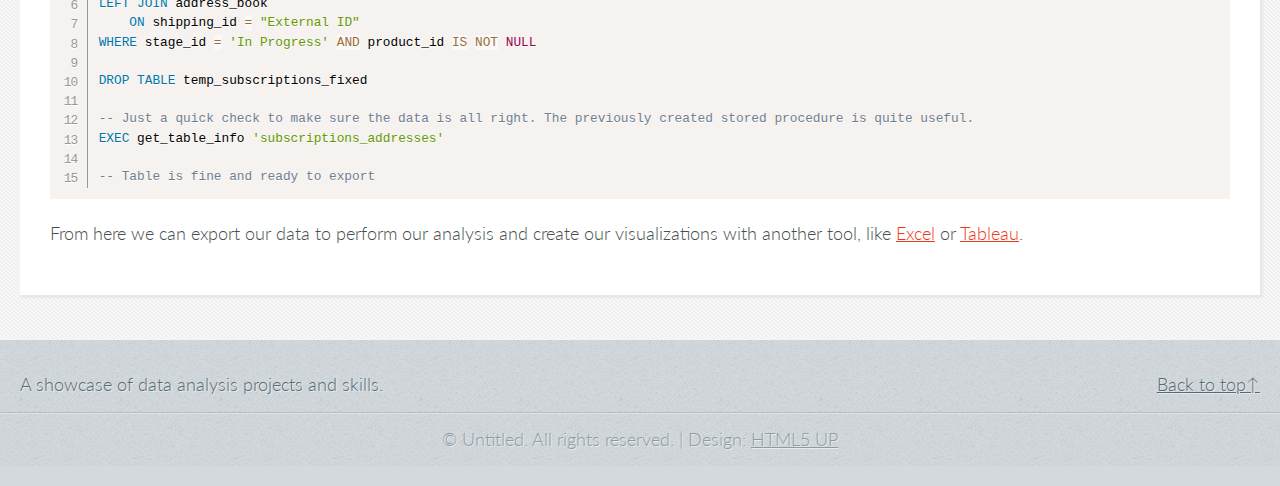
<file: sql.html>
<!DOCTYPE HTML>
<!--
	Halcyonic by HTML5 UP
	html5up.net | @ajlkn
	Free for personal and commercial use under the CCA 3.0 license (html5up.net/license)
-->
<html>
	<head>
		<title>SQL</title>
		<meta charset="utf-8" />
		<meta name="viewport" content="width=device-width, initial-scale=1, user-scalable=no" />
		<link rel="stylesheet" href="assets/css/main.css" />
		<link rel="stylesheet" href="assets/css/prism.css">		
	</head>
	<body class="subpage">
		<div id="page-wrapper">

			<!-- Header -->
				<section id="header">
					<div class="container">
						<div class="row">
							<div class="col-12">

								<!-- Logo -->
									<h1><a href="index.html" id="logo">Roberto Maffei</a></h1>

								<!-- Nav -->
								<nav id="nav">
									<a href="index.html">Home</a>	

									<div class="dropdown">
										<a class="dropdown-container" href="index.html#projects">Projects</a>											
										<div class="dropdown-content">
											<a href="project1.html" class="dropdown-link">Products distribution and sales</a>
											<a href="project2.html" class="dropdown-link">Market analysis</a>
										</div>
									</div>									
									
									<div class="dropdown">
										<a class="dropdown-container" href="index.html#toolkit">Toolkit</a>											
										<div class="dropdown-content">
											<a href="excel.html" class="dropdown-link">Excel</a>
											<a href="python.html" class="dropdown-link">Python</a>
											<a href="sql.html" class="dropdown-link">SQL</a>
											<a href="tableau.html" class="dropdown-link">Tableau / Power BI</a>
										</div>
									</div>	
									
									<a href="index.html#about">About</a>										
								</nav>

							</div>
						</div>
					</div>
				</section>

			<!-- Content -->
				<section id="content">
					<div class="container">
						<div class="row">
							<div class="col-12">

								<!-- Main Content -->
									<section>
										<header>
											<h2>SQL</h2>
											<h3>Data extraction and cleaning using stored procedures, temporary tables and joins to leverage the advantages of relational databases (SQL Server).</h3>
										</header>										
										<p>											
											For this example we need to retrieve a firm's subcribers data from a SQL database that has been poorly mantained.
											Full code available on <a href="https://github.com/robmaffei/samples/tree/main/SQL" target=”_blank”>my GitHub</a>.
										</p>
										
										<p>											
											After checking which tables are in the database and having identified which ones contain the data we are going to need, the first step is to verify the status of these tables with an exploratory query.
											Since we are going to use this query on multiple tables, we can to create a stored procedure to call it whenever necessary:					
											<pre class="line-numbers">
												<code class="language-sql">
													/*
													Having identified the tables, I want to have a look at the data they contain,
													in particular which columns contain the information I'm looking for and how many entries they store.

													Since I'm going to use the query on multiple tables, I'm creating a stored procedure to call upon for the different tables.

													Instead of manually checking the columns one by one, I used a cursor to scan them and store the result in a temporary table.
													*/

													CREATE PROCEDURE get_table_info
														@table_name NVARCHAR(128)

													AS
													BEGIN

														-- Create a temporary table to store results
														DROP TABLE IF EXISTS #table_info

														CREATE TABLE #table_info (
															column_name NVARCHAR(128),
															total_rows INT,
															entries INT,
															entries_distinct INT
														)

														-- Define the cursor
														DECLARE column_cursor CURSOR FOR
														SELECT COLUMN_NAME
														FROM INFORMATION_SCHEMA.COLUMNS
														WHERE TABLE_NAME = @table_name

														DECLARE @column_name NVARCHAR(128)
														DECLARE @sql NVARCHAR(MAX)

														OPEN column_cursor

														FETCH NEXT FROM column_cursor INTO @column_name

														WHILE @@FETCH_STATUS = 0
														BEGIN
															SET @sql = 
																'INSERT INTO #table_info (column_name, total_rows, entries, entries_distinct)
																SELECT 
																	''' + @column_name + ''',
																	COUNT(*),
																	COUNT(' + QUOTENAME(@column_name) + '),
																	COUNT(DISTINCT ' + QUOTENAME(@column_name) + ')
																FROM ' + QUOTENAME(@table_name)

															EXEC sp_executesql @sql

															FETCH NEXT FROM column_cursor INTO @column_name
														END

														CLOSE column_cursor
														DEALLOCATE column_cursor

														SELECT * FROM #table_info

														DROP TABLE #table_info

														SET @sql = 'SELECT TOP (10) * FROM ' +@table_name

														EXEC sp_executesql @sql

													END
												</code>
											</pre>
										</p>
											
										<p>											
											We can now call the stored procedure to get an overview of the tables we need:
											<pre class="line-numbers">
												<code class="language-sql">
													USE example

													EXEC get_table_info address_book

													EXEC get_table_info subscriptions
												</code>
											</pre>
										</p>
										<p>
											The overview of the first table shows which columns we actually need,
											as well as the fact that there is only a minimal amount of missing data,
											which is likely irrelevant or better dealt with at a later time.

											Unfortunately the second table presents some issues,
											since there are multiple missing rows in columns we will need to perform our join.
										</p>
										
										<p>
											In particular it appears some subscriptions with more than one product have been registered on multiple rows,
											without filling in other relevant informations.
											Given the situation,
											we can retrieve the missing information,
											but first we need to index the table to utilize the coalesce function.
											<pre class="line-numbers">
												<code class="language-sql">
													-- I need a temporary table to index the rows
													DROP TABLE IF EXISTS #indexed_subscriptions

													CREATE TABLE #indexed_subscriptions (
														temp_index INT IDENTITY(1, 1) PRIMARY KEY,
														subscription_id VARCHAR(500),
														shipping_id VARCHAR(500),
														stage_id VARCHAR(100),
														product_id VARCHAR(500),
														notes VARCHAR(500)
													)

													INSERT INTO #indexed_subscriptions (subscription_id, shipping_id, stage_id, product_id, notes)
													SELECT "id", "partner_shipping_id/id", "stage_id","order_line/product_id","order_line/name"
													FROM subscriptions

													/*
													Now I can use the indexed table to fill the missing values with those in the previous row.
													I'm not using a proper temporary table beacuse I cannot call my previously stored function on that.
													*/
													DROP TABLE IF EXISTS temp_subscriptions_fixed

													CREATE TABLE temp_subscriptions_fixed (
														subscription_id VARCHAR(500),
														shipping_id VARCHAR(500),
														stage_id VARCHAR(100),
														product_id VARCHAR(500),
														notes VARCHAR(500)
													)

													INSERT INTO temp_subscriptions_fixed (subscription_id, shipping_id, stage_id, product_id, notes)
													SELECT
														COALESCE(subscription_id, LAG(subscription_id) OVER (ORDER BY temp_index), LAG(subscription_id,2) OVER (ORDER BY temp_index)),
														COALESCE(shipping_id, LAG(shipping_id) OVER (ORDER BY temp_index), LAG(shipping_id,2) OVER (ORDER BY temp_index)),
														COALESCE(stage_id, LAG(stage_id) OVER (ORDER BY temp_index), LAG(stage_id,2) OVER (ORDER BY temp_index)),
														product_id,
														notes
													FROM #indexed_subscriptions

													DROP TABLE #indexed_subscriptions
												</code>
											</pre>
										</p>

										<p>
											Now that we have identified all the data we need and we have verified it is usable,
											we can join it in a single table dropping anything unnecessary:					
											<pre class="line-numbers">
												<code class="language-sql">
													DROP TABLE IF EXISTS subscriptions_addresses

													SELECT subscription_id, shipping_id, product_id, Zip as zip, City as city, Country as country 
													INTO subscriptions_addresses
													FROM temp_subscriptions_fixed
													LEFT JOIN address_book
														ON shipping_id = "External ID"
													WHERE stage_id = 'In Progress' AND product_id IS NOT NULL
													
													DROP TABLE temp_subscriptions_fixed

													-- Just a quick check to make sure the data is all right. The previously created stored procedure is quite useful.
													EXEC get_table_info 'subscriptions_addresses'

													-- Table is fine and ready to export
												</code>
											</pre>
										</p>										
										<p>
											From here we can export our data to perform our analysis and create our visualizations with another tool, like <a href="excel.html">Excel</a> or <a href="tableau.html">Tableau</a>.
										</p>
										
										
									</section>

							</div>
						</div>
					</div>
				</section>

			<!-- Footer -->
			<section id="footer">
				<div class="container">
					<div class="row">
						
						<div class="col-8 col-8-medium imp-medium">

							<!-- Blurb -->
								<section>
									<!-- <h2>Roberto Maffei's portfolio</h2> -->
									<p>
										A showcase of data analysis projects and skills.
									</p>
								</section>

						</div>

						<div class="col-4 col-4-medium imp-medium" align="right">
							
								<section>										
									<p>
										<a href="#">Back to top&uparrow;</a>
									</p>
								</section>

						</div>
					</div>
				</div>
				<b href="#" id="backToTopButton"><a href="#">Back to top&uparrow;</a></b>
			</section>

			<!-- Copyright -->
				<div id="copyright">
					&copy; Untitled. All rights reserved. | Design: <a href="http://html5up.net">HTML5 UP</a>
				</div>

		</div>

		<!-- Scripts -->
			<script src="assets/js/jquery.min.js"></script>
			<script src="assets/js/browser.min.js"></script>
			<script src="assets/js/breakpoints.min.js"></script>
			<script src="assets/js/util.js"></script>
			<script src="assets/js/main.js"></script>
			<script src="assets/js/prism.js"></script>
	</body>
</html>
</file>
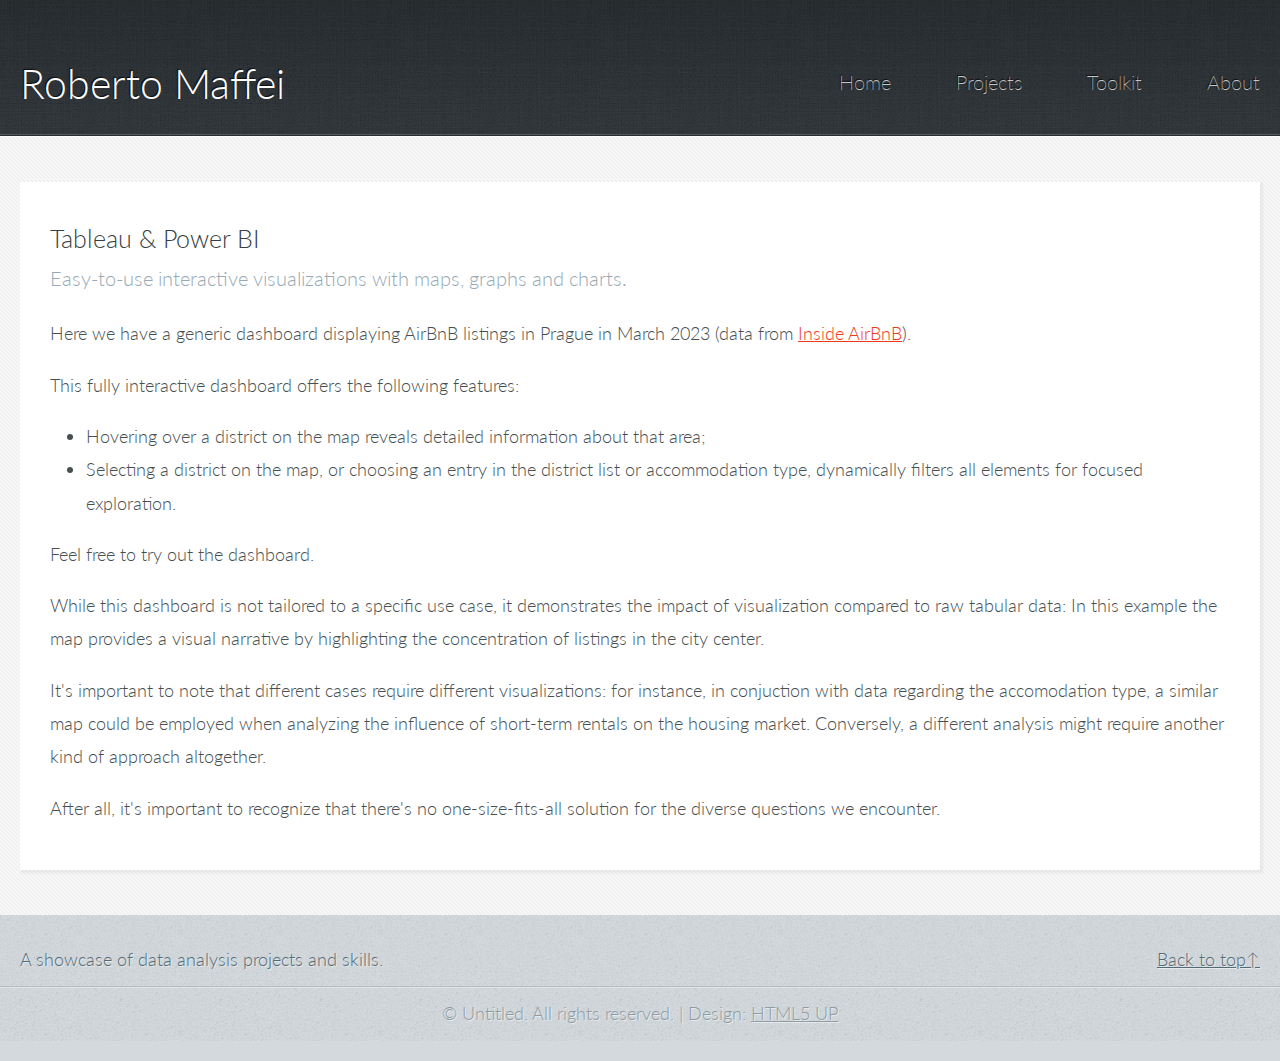
<file: tableau.html>
<!DOCTYPE HTML>
<!--
	Halcyonic by HTML5 UP
	html5up.net | @ajlkn
	Free for personal and commercial use under the CCA 3.0 license (html5up.net/license)
-->
<html>
	<head>
		<title>Tableau&PowerBI</title>
		<meta charset="utf-8" />
		<meta name="viewport" content="width=device-width, initial-scale=1, user-scalable=no" />
		<link rel="stylesheet" href="assets/css/main.css" />
		<link rel="stylesheet" href="assets/css/prism.css">		
	</head>
	<body class="subpage">
		<div id="page-wrapper">

			<!-- Header -->
				<section id="header">
					<div class="container">
						<div class="row">
							<div class="col-12">

								<!-- Logo -->
									<h1><a href="index.html" id="logo">Roberto Maffei</a></h1>

								<!-- Nav -->
								<nav id="nav">
									<a href="index.html">Home</a>	

									<div class="dropdown">
										<a class="dropdown-container" href="index.html#projects">Projects</a>											
										<div class="dropdown-content">
											<a href="project1.html" class="dropdown-link">Products distribution and sales</a>
											<a href="project2.html" class="dropdown-link">Market analysis</a>
										</div>
									</div>									
									
									<div class="dropdown">
										<a class="dropdown-container" href="index.html#toolkit">Toolkit</a>											
										<div class="dropdown-content">
											<a href="excel.html" class="dropdown-link">Excel</a>
											<a href="python.html" class="dropdown-link">Python</a>
											<a href="sql.html" class="dropdown-link">SQL</a>
											<a href="tableau.html" class="dropdown-link">Tableau / Power BI</a>
										</div>
									</div>	
									
									<a href="index.html#about">About</a>										
								</nav>

							</div>
						</div>
					</div>
				</section>

			<!-- Content -->
				<section id="content">
					<div class="container">
						<div class="row">
							<div class="col-12">

								<!-- Main Content -->
									<section>
										<header>
											<h2>Tableau & Power BI</h2>
											<h3>Easy-to-use interactive visualizations with maps, graphs and charts.</h3>
										</header>										
										<p>											
											Here we have a generic dashboard displaying AirBnB listings in Prague in March 2023 (data from <a href="http://insideairbnb.com/" target=”_blank”>Inside AirBnB</a>).
										</p>
										<p>											
											This fully interactive dashboard offers the following features:
											<ul>
												<li>Hovering over a district on the map reveals detailed information about that area;</li>
        										<li>Selecting a district on the map,
													or choosing an entry in the district list or accommodation type,
													dynamically filters all elements for focused exploration.</li>
											</ul>											
										</p>	
										<p>
											Feel free to try out the dashboard.
										</p>									
										<p>											
											<div class='tableauPlaceholder' id='viz1702832739519' style='position: relative'>
												<noscript>
													<a href='#'>
														<img alt='AirBnB Prague March &#39;23 ' src='https:&#47;&#47;public.tableau.com&#47;static&#47;images&#47;Pr&#47;PragueAirBnBProject_16825348999870&#47;AirBnBPragueMarch23&#47;1_rss.png' style='border: none' />
													</a>
												</noscript>
												<object class='tableauViz'  style='display:none;'>
													<param name='host_url' value='https%3A%2F%2Fpublic.tableau.com%2F' /> 
													<param name='embed_code_version' value='3' /> 
													<param name='site_root' value='' />
													<param name='name' value='PragueAirBnBProject_16825348999870&#47;AirBnBPragueMarch23' />
													<param name='tabs' value='no' />
													<param name='toolbar' value='yes' />
													<param name='static_image' value='https:&#47;&#47;public.tableau.com&#47;static&#47;images&#47;Pr&#47;PragueAirBnBProject_16825348999870&#47;AirBnBPragueMarch23&#47;1.png' /> 
													<param name='animate_transition' value='yes' />
													<param name='display_static_image' value='yes' />
													<param name='display_spinner' value='yes' />
													<param name='display_overlay' value='yes' />
													<param name='display_count' value='yes' />
													<param name='language' value='en-US' />
												</object>
											</div>
											<script type='text/javascript'>                    
												var divElement = document.getElementById('viz1702832739519');                    
												var vizElement = divElement.getElementsByTagName('object')[0];                    
												if ( divElement.offsetWidth > 800 ) { vizElement.style.width='100%';vizElement.style.height=(divElement.offsetWidth*0.75)+'px';} 
												else if ( divElement.offsetWidth > 500 ) { vizElement.style.width='100%';vizElement.style.height=(divElement.offsetWidth*0.75)+'px';} 
												else { vizElement.style.width='100%';vizElement.style.height=(divElement.offsetWidth*1.77)+'px';}                     
												var scriptElement = document.createElement('script');                    
												scriptElement.src = 'https://public.tableau.com/javascripts/api/viz_v1.js';                    
												vizElement.parentNode.insertBefore(scriptElement, vizElement);                
											</script>
										</p>											
										<p>
											While this dashboard is not tailored to a specific use case,
											it demonstrates the impact of visualization compared to raw tabular data:
											In this example the map provides a visual narrative by highlighting the concentration of listings in the city center.								
										</p>
										<p>											
											It's important to note that different cases require different visualizations:
											for instance, in conjuction with data regarding the accomodation type,
											a similar map could be employed when analyzing the influence of short-term rentals on the housing market.											
											Conversely, a different analysis might require another kind of approach altogether.
										</p>
										<p>
											After all, it's important to recognize that there's no one-size-fits-all solution for the diverse questions we encounter.
										</p>
									</section>

							</div>
						</div>
					</div>
				</section>

			<!-- Footer -->
			<section id="footer">
				<div class="container">
					<div class="row">
						
						<div class="col-8 col-8-medium imp-medium">

							<!-- Blurb -->
								<section>
									<!-- <h2>Roberto Maffei's portfolio</h2> -->
									<p>
										A showcase of data analysis projects and skills.
									</p>
								</section>

						</div>

						<div class="col-4 col-4-medium imp-medium" align="right">
							
								<section>										
									<p>
										<a href="#">Back to top&uparrow;</a>
									</p>
								</section>

						</div>
					</div>
				</div>
				<b href="#" id="backToTopButton"><a href="#">Back to top&uparrow;</a></b>
			</section>

			<!-- Copyright -->
				<div id="copyright">
					&copy; Untitled. All rights reserved. | Design: <a href="http://html5up.net">HTML5 UP</a>
				</div>

		</div>

		<!-- Scripts -->
			<script src="assets/js/jquery.min.js"></script>
			<script src="assets/js/browser.min.js"></script>
			<script src="assets/js/breakpoints.min.js"></script>
			<script src="assets/js/util.js"></script>
			<script src="assets/js/main.js"></script>
			<script src="assets/js/prism.js"></script>
	</body>
</html>
</file>
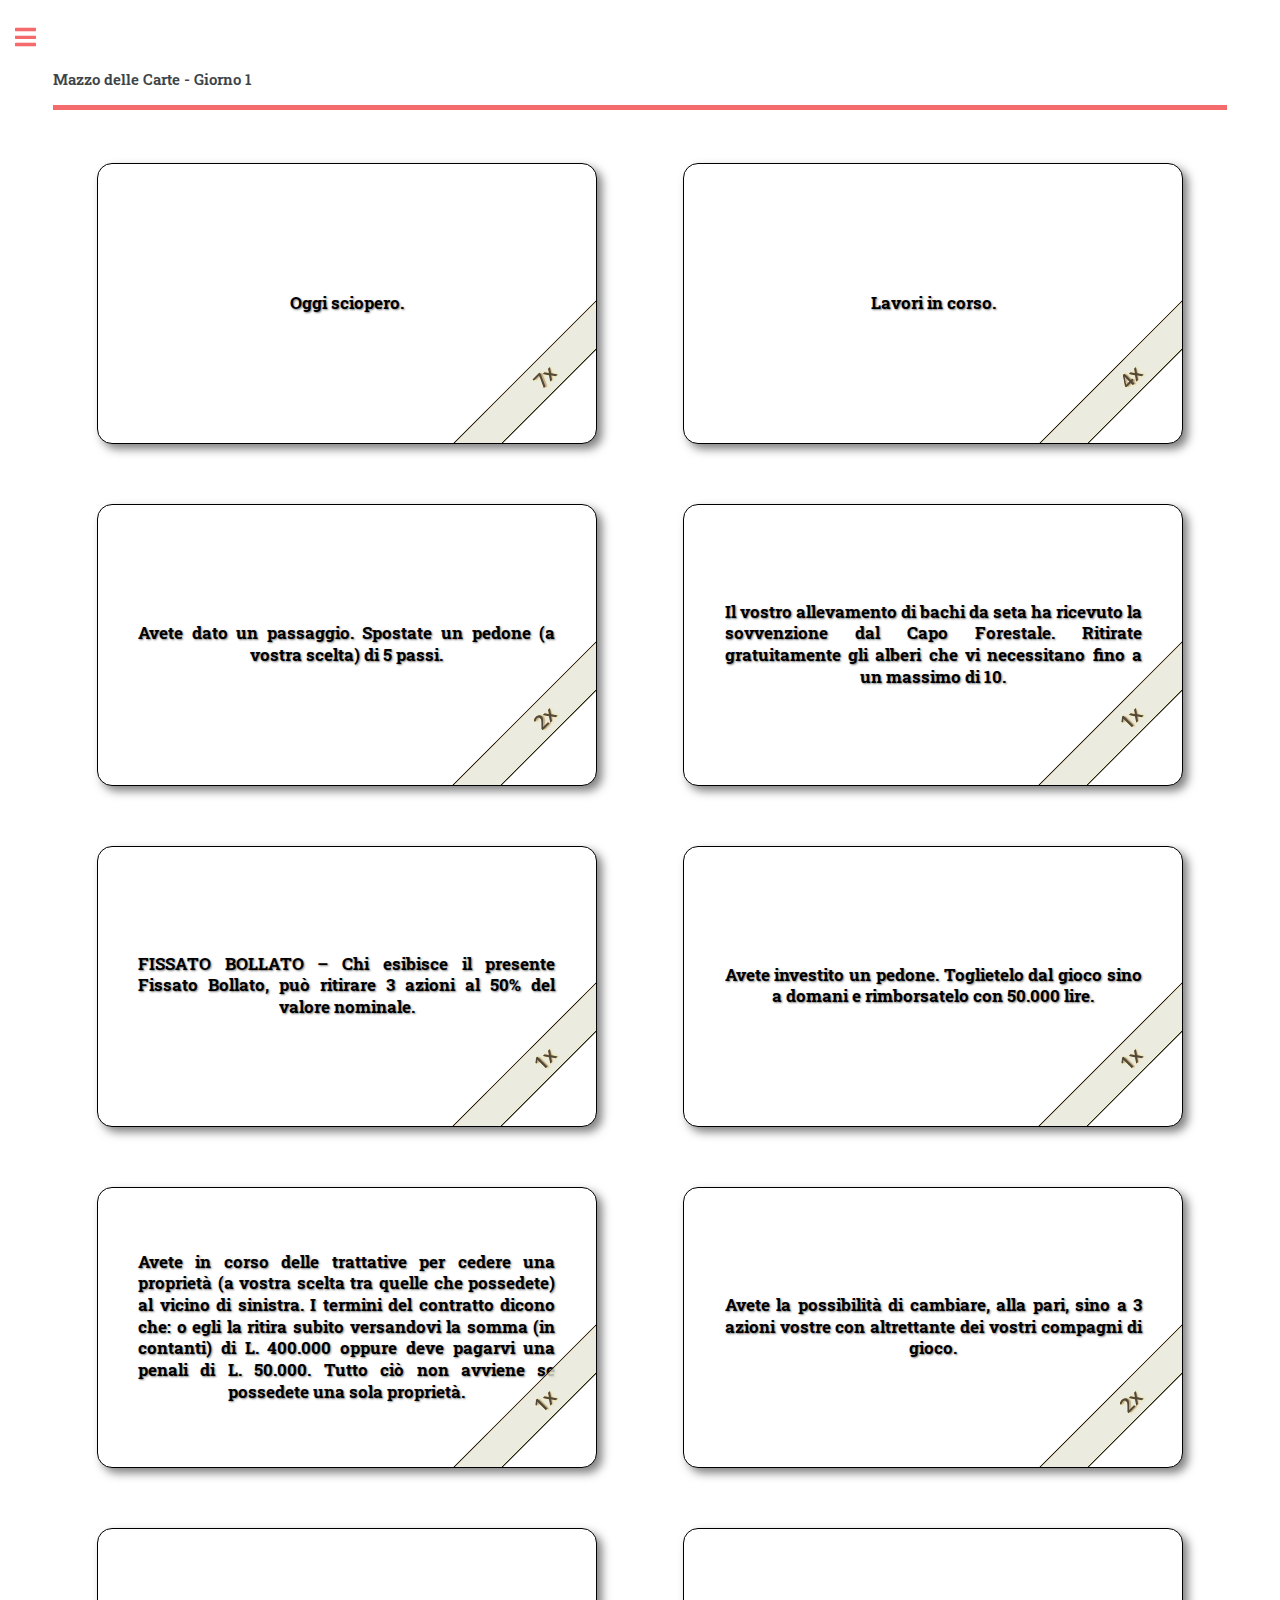
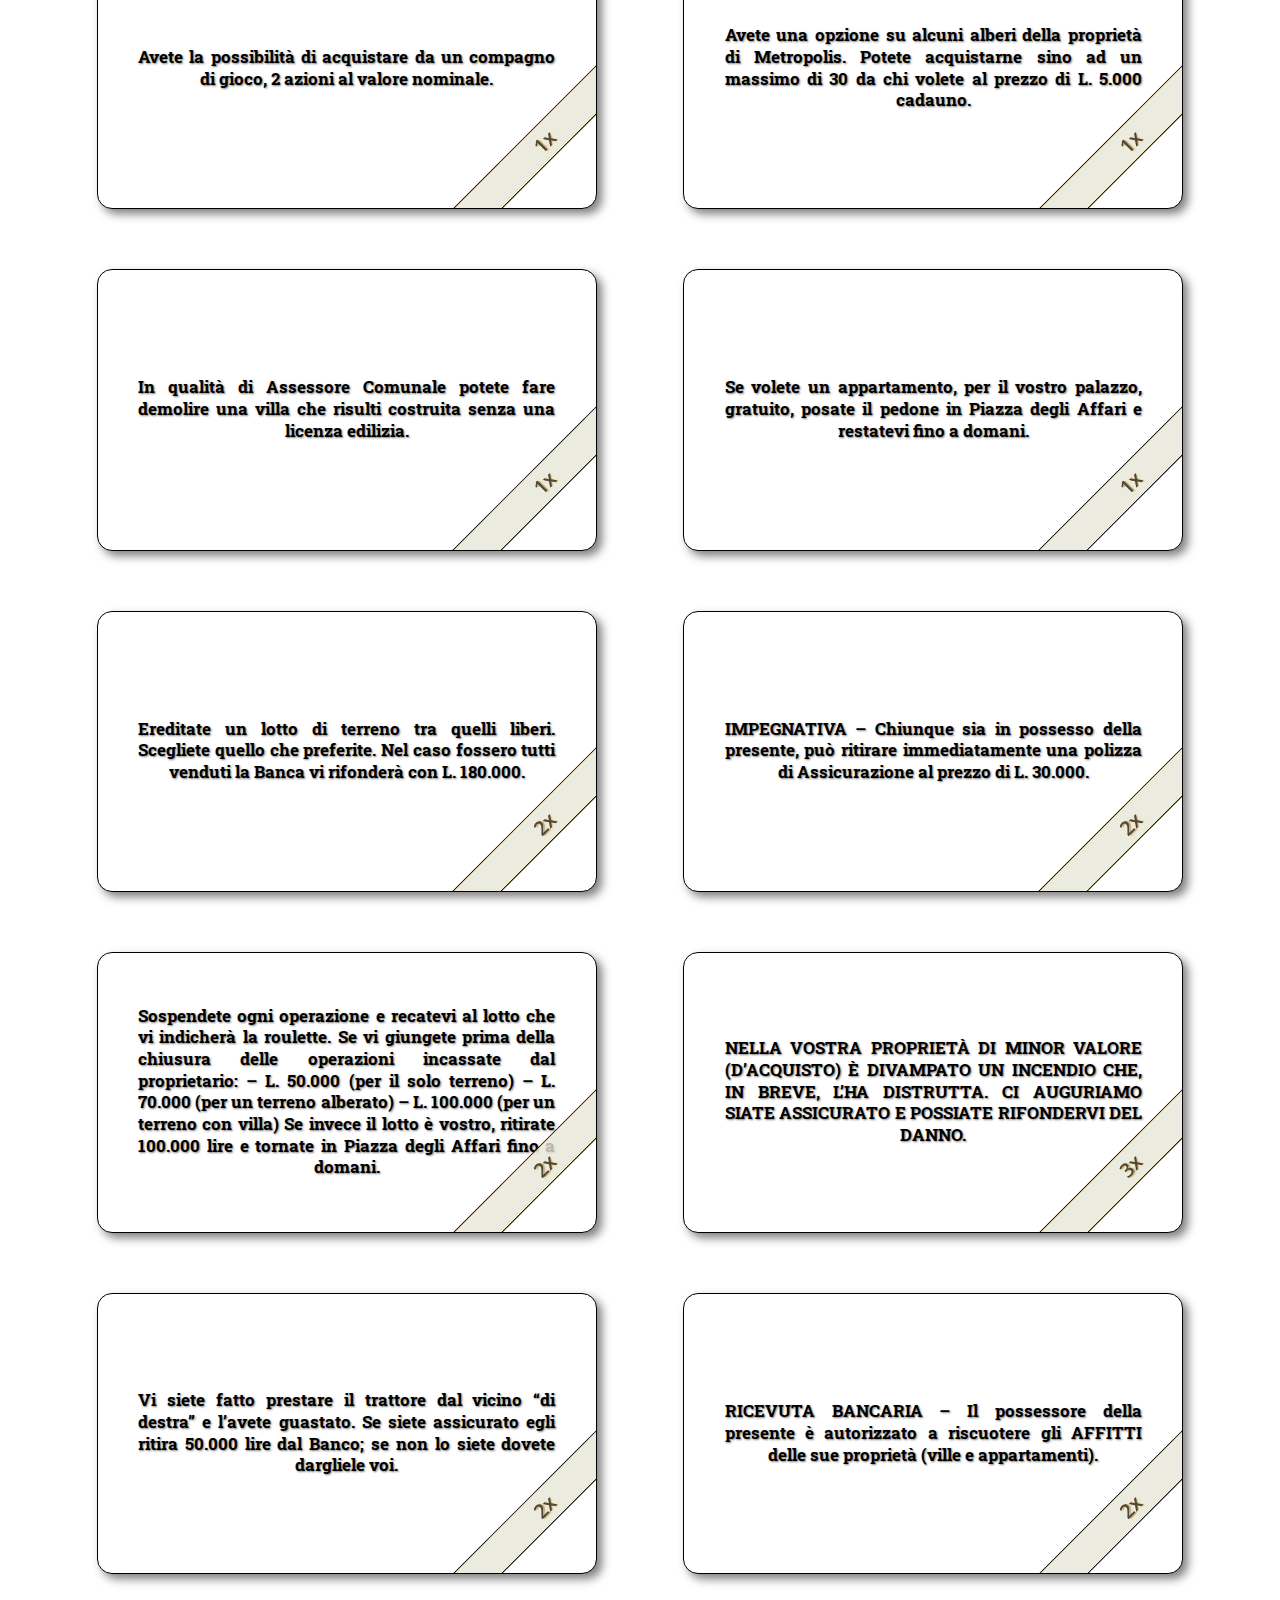
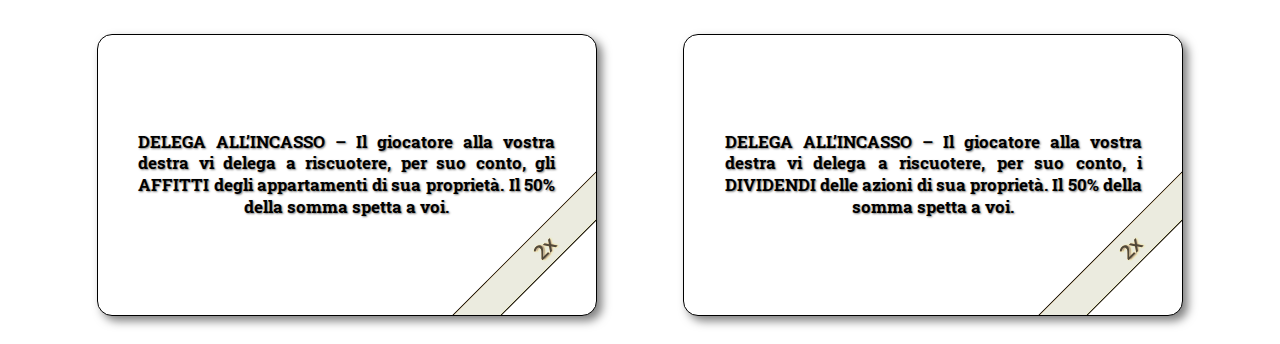
<file: Metropolis/cardGallery.html>
<!DOCTYPE HTML>
<!--
	Editorial by HTML5 UP
	html5up.net | @ajlkn
	Free for personal and commercial use under the CCA 3.0 license (html5up.net/license)
-->
<html>
	<head>
		<title>Mazzo</title>
		<meta charset="utf-8" />
		<meta name="viewport" content="width=device-width, initial-scale=1, user-scalable=no" />
		<link rel="stylesheet" href="assets/css/main.css" />
	</head>
	<body class="is-preload">

		<!-- Wrapper -->
			<div id="wrapper">

				<!-- Main -->
					<div id="main">
						<div class="inner">

							<!-- Header -->
								<header id="header">
									<a class="logo"><strong>Mazzo delle Carte - </strong><strong id="currentDay" class="inline"></strong></a>
								</header>

							<!-- Content -->
							<section id="cardGallery" class="flex-container">								
							
							</section>
						</div>
					</div>

				<!-- Sidebar -->
					<div id="sidebar">
						<div class="inner">
							
							<!-- Menu -->
								<nav id="menu">
									<header class="major">
										<h2>Menu</h2>
									</header>
									<ul>
										<li><a href="index.html">Metropolis</a></li>
										<li><a href="gazzetta.html">Gazzetta</a></li>										
										<li>
											<span class="opener">Galleria</span>
											<ul>
												<li><a href="cardGallery.html">Carte</a></li>
												<li><a href="tableGallery.html">Estrazioni</a></li>	
												<li><a href="gazetteGallery.html">Gazzetta</a></li>
												<li><a href="manuale.html">Regolamento</a></li>											
											</ul>
										</li>										
									</ul>
								</nav>

								<section>
									<button onclick="newGame()" class="fit">Nuova Partita</button>
								</section>

							<!-- Footer -->
								<footer id="footer">
									<p class="copyright">&copy; Untitled. All rights reserved. Demo Images: <a href="https://unsplash.com">Unsplash</a>. Design: <a href="https://html5up.net">HTML5 UP</a>.</p>
								</footer>

						</div>
					</div>

			</div>

		<!-- Scripts -->
			<script src="assets/js/jquery.min.js"></script>
			<script src="assets/js/browser.min.js"></script>
			<script src="assets/js/breakpoints.min.js"></script>
			<script src="assets/js/util.js"></script>
			<script src="assets/js/main.js"></script>
			<script src="assets/js/cardGallery.js"></script>
			<script src="assets/js/gameController.js"></script>	
	</body>
</html>
</file>
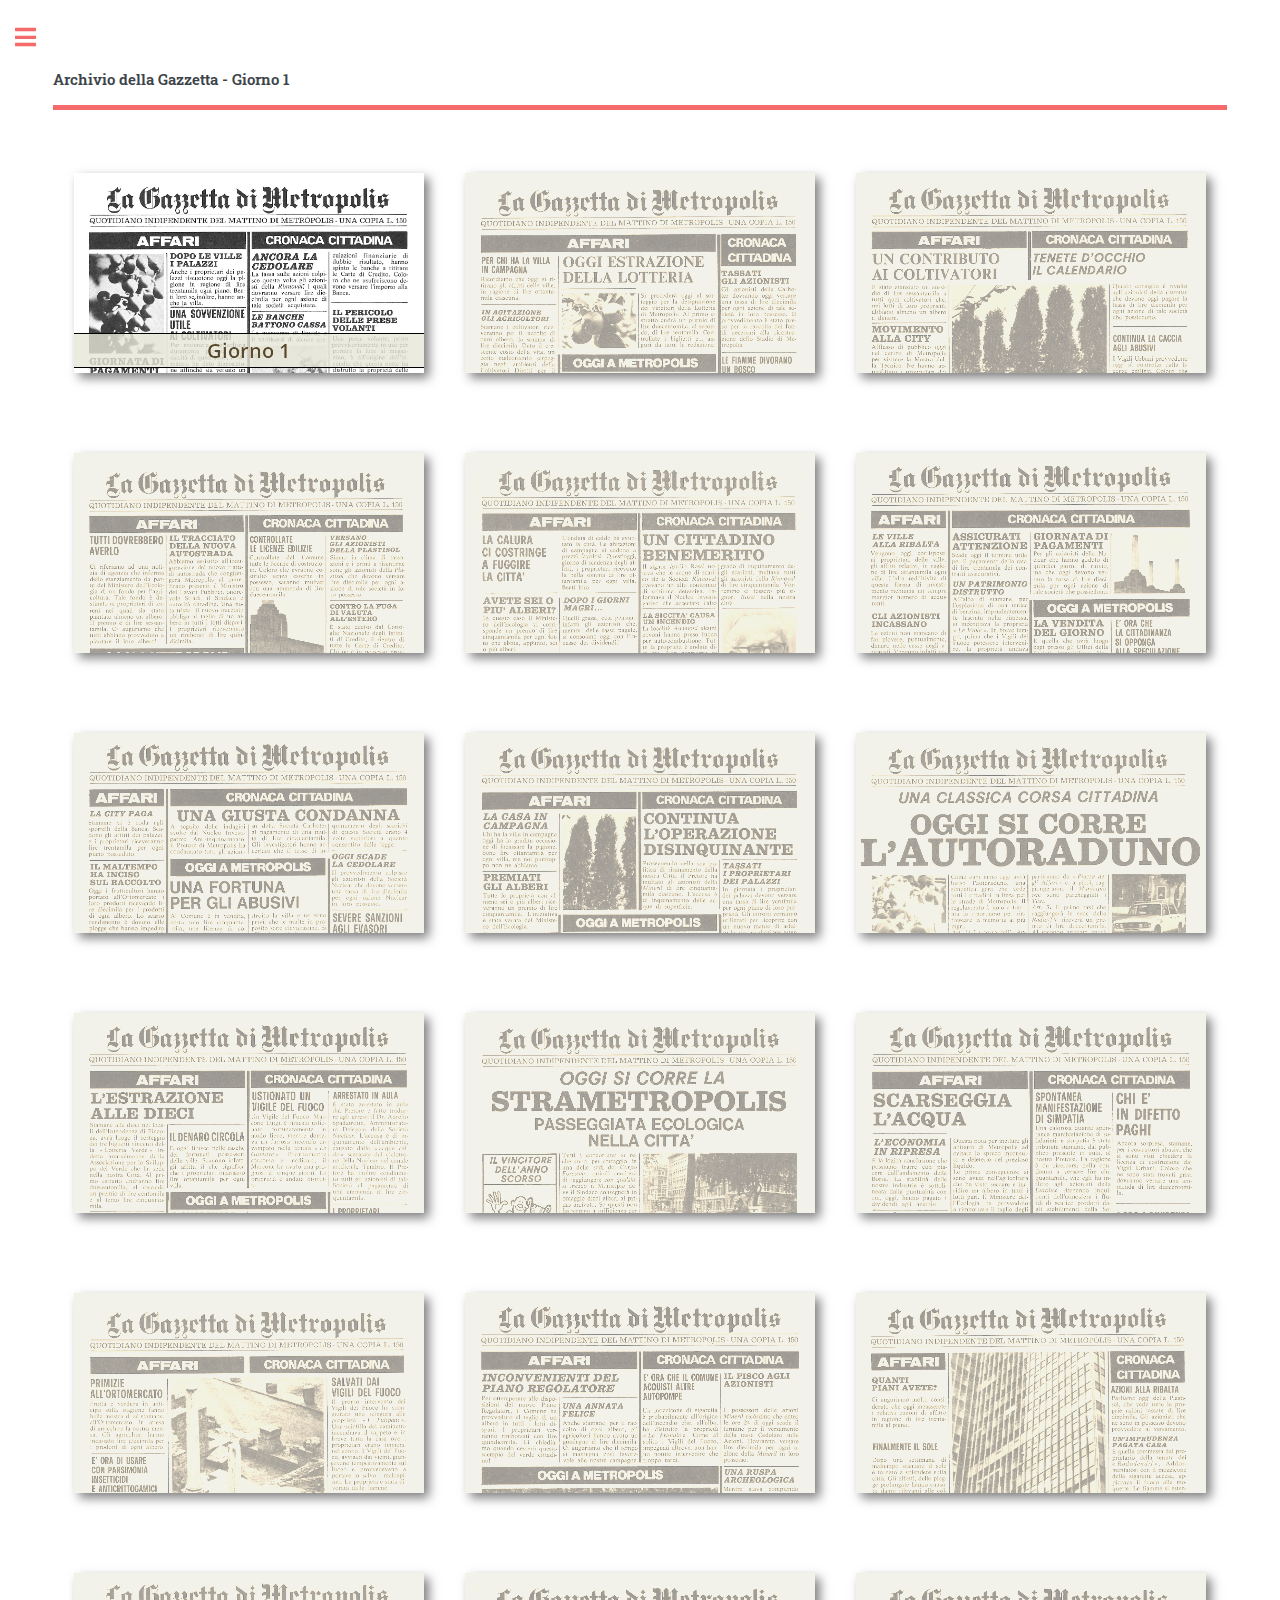
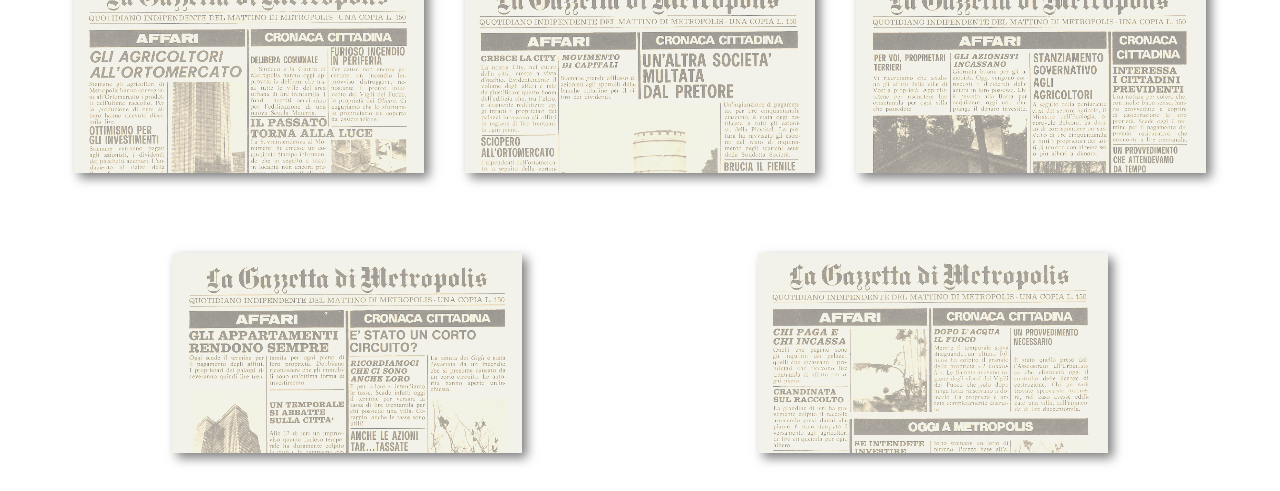
<file: Metropolis/gazetteGallery.html>
<!DOCTYPE HTML>
<!--
	Editorial by HTML5 UP
	html5up.net | @ajlkn
	Free for personal and commercial use under the CCA 3.0 license (html5up.net/license)
-->
<html>
	<head>
		<title>Archivio</title>
		<meta charset="utf-8" />
		<meta name="viewport" content="width=device-width, initial-scale=1, user-scalable=no" />
		<link rel="stylesheet" href="assets/css/main.css" />
	</head>
	<body class="is-preload">

		<!-- Wrapper -->
			<div id="wrapper">

				<!-- Main -->
					<div id="main">
						<div class="inner">

							<!-- Header -->
								<header id="header">
									<a class="logo"><strong>Archivio della Gazzetta - </strong><strong id="currentDay" class="inline"></strong></a>
								</header>

							<!-- Content -->
							<section id="gazetteGallery" class="flex-container">								
							
							</section>
						</div>
					</div>

				<!-- Sidebar -->
					<div id="sidebar">
						<div class="inner">
							
							<!-- Menu -->
								<nav id="menu">
									<header class="major">
										<h2>Menu</h2>
									</header>
									<ul>
										<li><a href="index.html">Metropolis</a></li>
										<li><a href="gazzetta.html">Gazzetta</a></li>										
										<li>
											<span class="opener">Galleria</span>
											<ul>
												<li><a href="cardGallery.html">Carte</a></li>
												<li><a href="tableGallery.html">Estrazioni</a></li>	
												<li><a href="gazetteGallery.html">Gazzetta</a></li>
												<li><a href="manuale.html">Regolamento</a></li>											
											</ul>
										</li>										
									</ul>
								</nav>

								<section>
									<button onclick="newGame()" class="fit">Nuova Partita</button>
								</section>

							<!-- Footer -->
								<footer id="footer">
									<p class="copyright">&copy; Untitled. All rights reserved. Demo Images: <a href="https://unsplash.com">Unsplash</a>. Design: <a href="https://html5up.net">HTML5 UP</a>.</p>
								</footer>

						</div>
					</div>

			</div>

		<!-- Scripts -->
			<script src="assets/js/jquery.min.js"></script>
			<script src="assets/js/browser.min.js"></script>
			<script src="assets/js/breakpoints.min.js"></script>
			<script src="assets/js/util.js"></script>
			<script src="assets/js/main.js"></script>
			<script src="assets/js/gazetteGallery.js"></script>
			<script src="assets/js/gameController.js"></script>	
	</body>
</html>
</file>
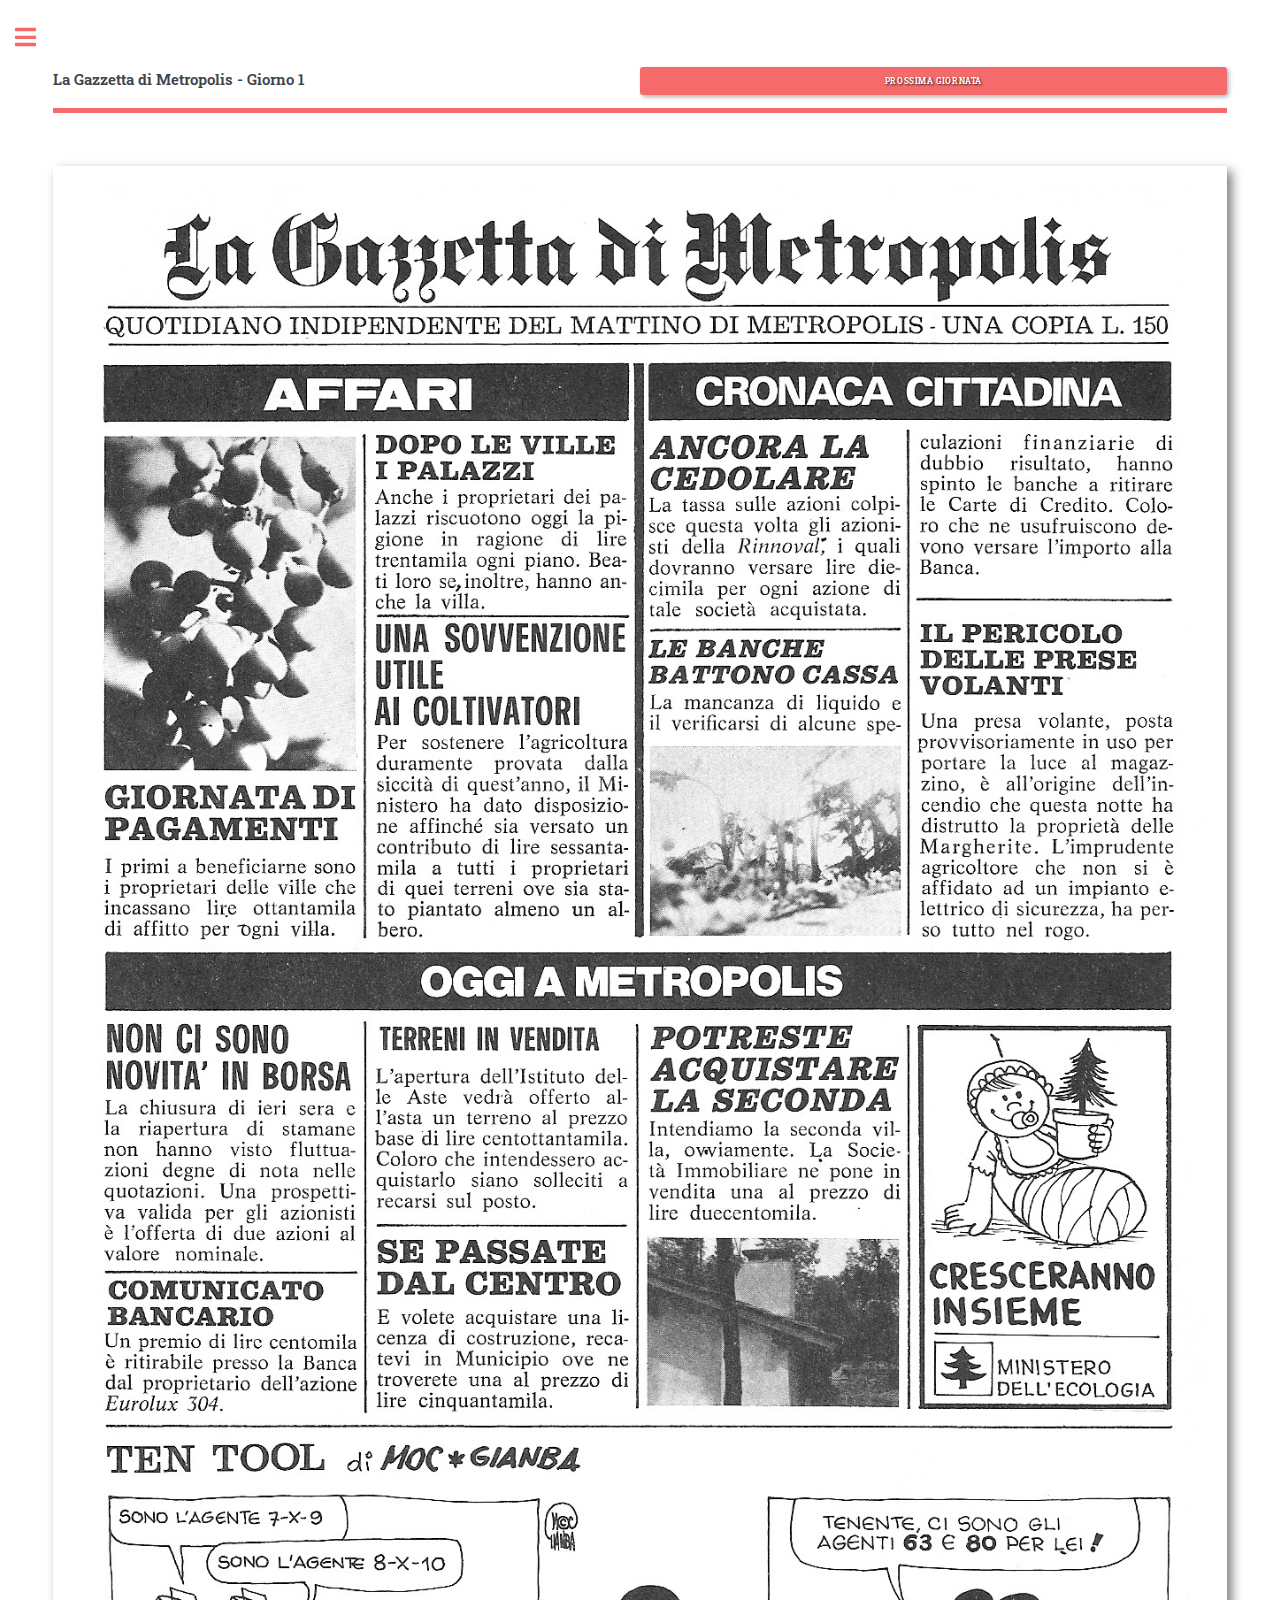
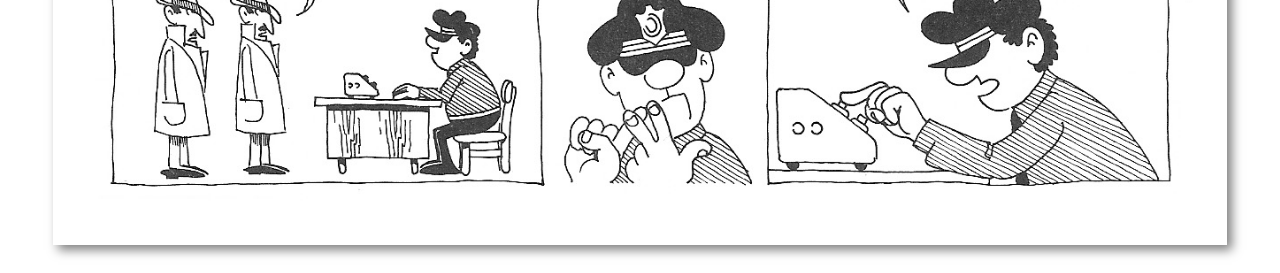
<file: Metropolis/gazzetta.html>
<!DOCTYPE HTML>
<!--
	Editorial by HTML5 UP
	html5up.net | @ajlkn
	Free for personal and commercial use under the CCA 3.0 license (html5up.net/license)
-->
<html>
	<head>
		<title>Gazzetta</title>
		<meta charset="utf-8" />
		<meta name="viewport" content="width=device-width, initial-scale=1, user-scalable=no" />
		<link rel="stylesheet" href="assets/css/main.css" />
	</head>
	<body class="is-preload">

		<!-- Wrapper -->
			<div id="wrapper">

				<!-- Main -->
					<div id="main">
						<div class="inner">

							<!-- Header -->
								<header id="header">
									<a class="logo"><strong>La Gazzetta di Metropolis - </strong><strong id="currentDay" class="inline"></strong></a>
									<button id="prossimaGiornata" class="button primary small" onclick="nextDay()">Prossima Giornata</button>									
								</header>

							<!-- Content -->
								<section>
									<img id="gazetteViewer" src="" alt="Gazette" style="width: 100%; height: auto; display: none; margin: 0 auto; box-shadow: 5px 5px 10px rgba(0, 0, 0, 0.5);">				
								</section>
						</div>
					</div>

				<!-- Sidebar -->
					<div id="sidebar">
						<div class="inner">
							
							<!-- Menu -->
								<nav id="menu">
									<header class="major">
										<h2>Menu</h2>
									</header>
									<ul>
										<li><a href="index.html">Metropolis</a></li>
										<li><a href="gazzetta.html">Gazzetta</a></li>										
										<li>
											<span class="opener">Galleria</span>
											<ul>
												<li><a href="cardGallery.html">Carte</a></li>
												<li><a href="tableGallery.html">Estrazioni</a></li>	
												<li><a href="gazetteGallery.html">Gazzetta</a></li>
												<li><a href="manuale.html">Regolamento</a></li>											
											</ul>
										</li>										
									</ul>
								</nav>

								<section>
									<button onclick="newGame()" class="fit">Nuova Partita</button>
								</section>

							<!-- Footer -->
								<footer id="footer">
									<p class="copyright">&copy; Untitled. All rights reserved. Demo Images: <a href="https://unsplash.com">Unsplash</a>. Design: <a href="https://html5up.net">HTML5 UP</a>.</p>
								</footer>

						</div>
					</div>

			</div>

		<!-- Scripts -->
			<script src="assets/js/jquery.min.js"></script>
			<script src="assets/js/browser.min.js"></script>
			<script src="assets/js/breakpoints.min.js"></script>
			<script src="assets/js/util.js"></script>
			<script src="assets/js/main.js"></script>			
			<script src="assets/js/gameController.js"></script>	
			<script src="assets/js/gazetteViewer.js"></script>	
	</body>
</html>
</file>
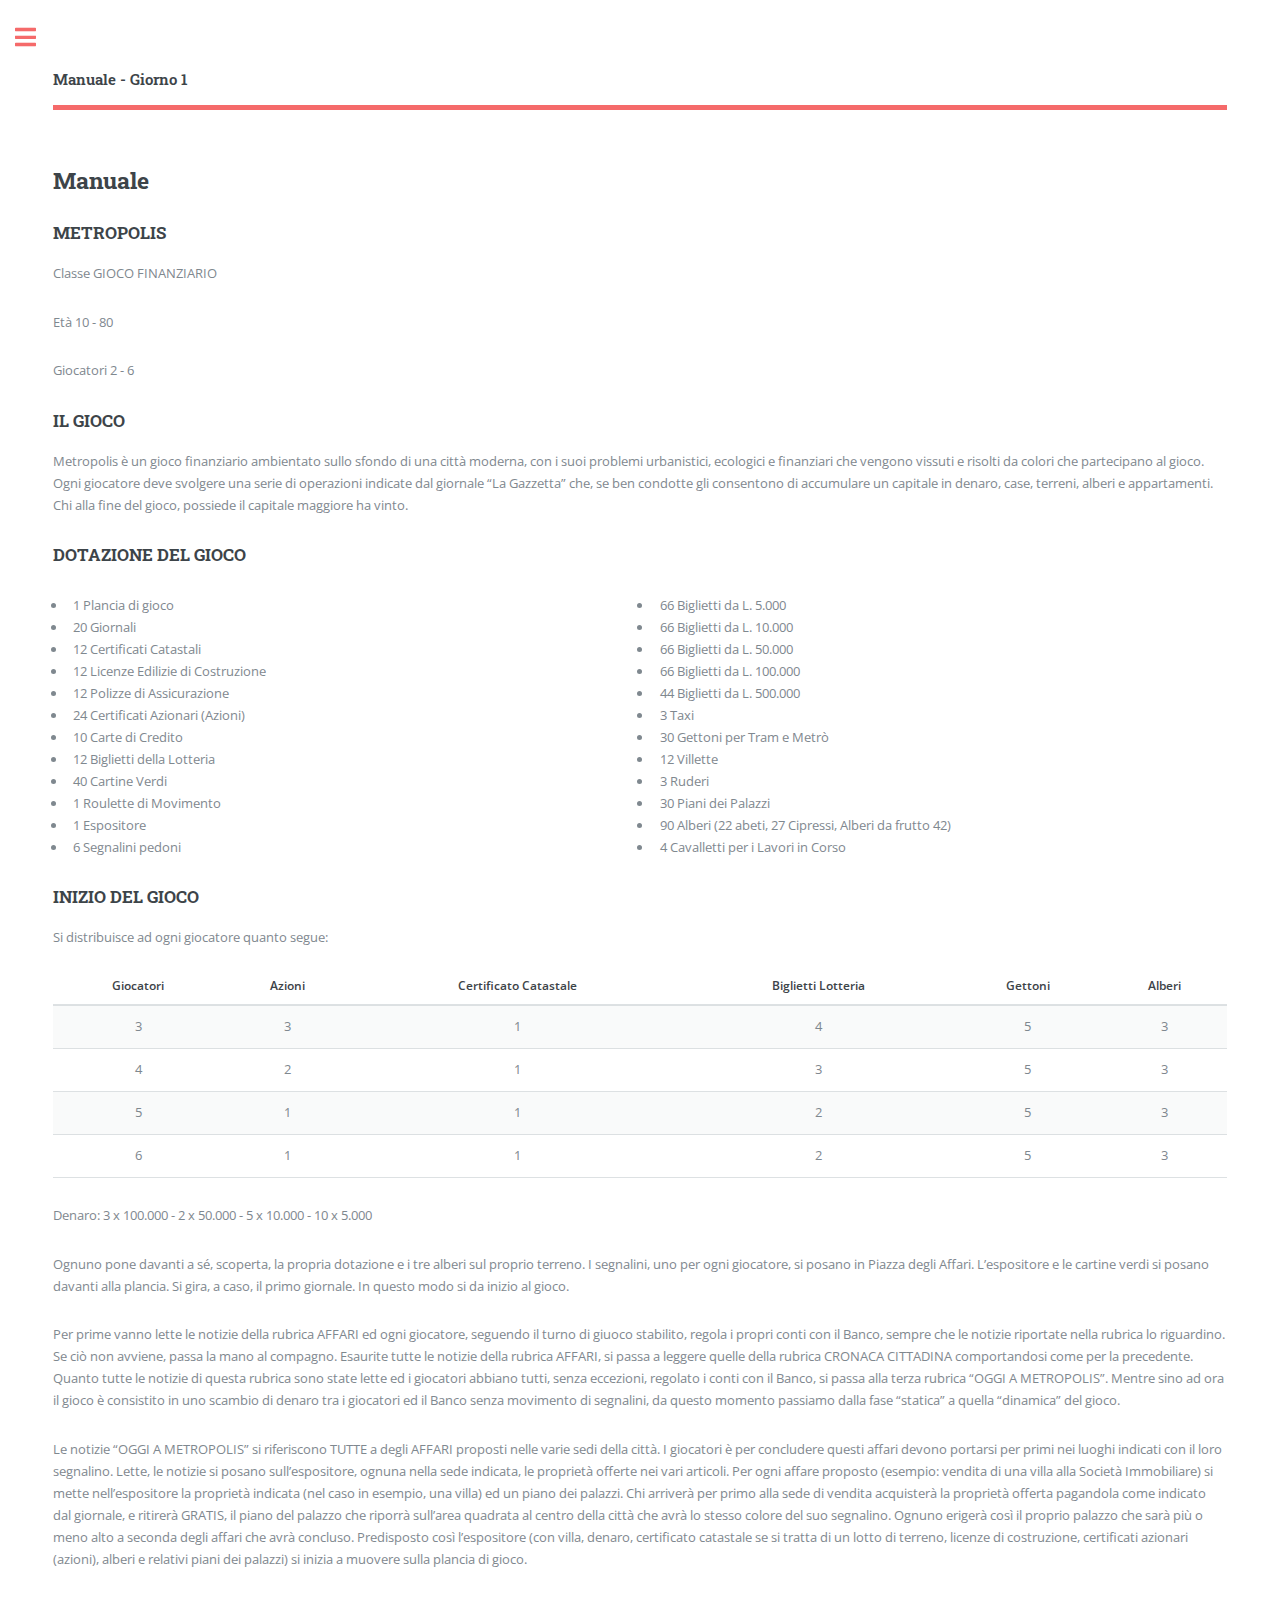
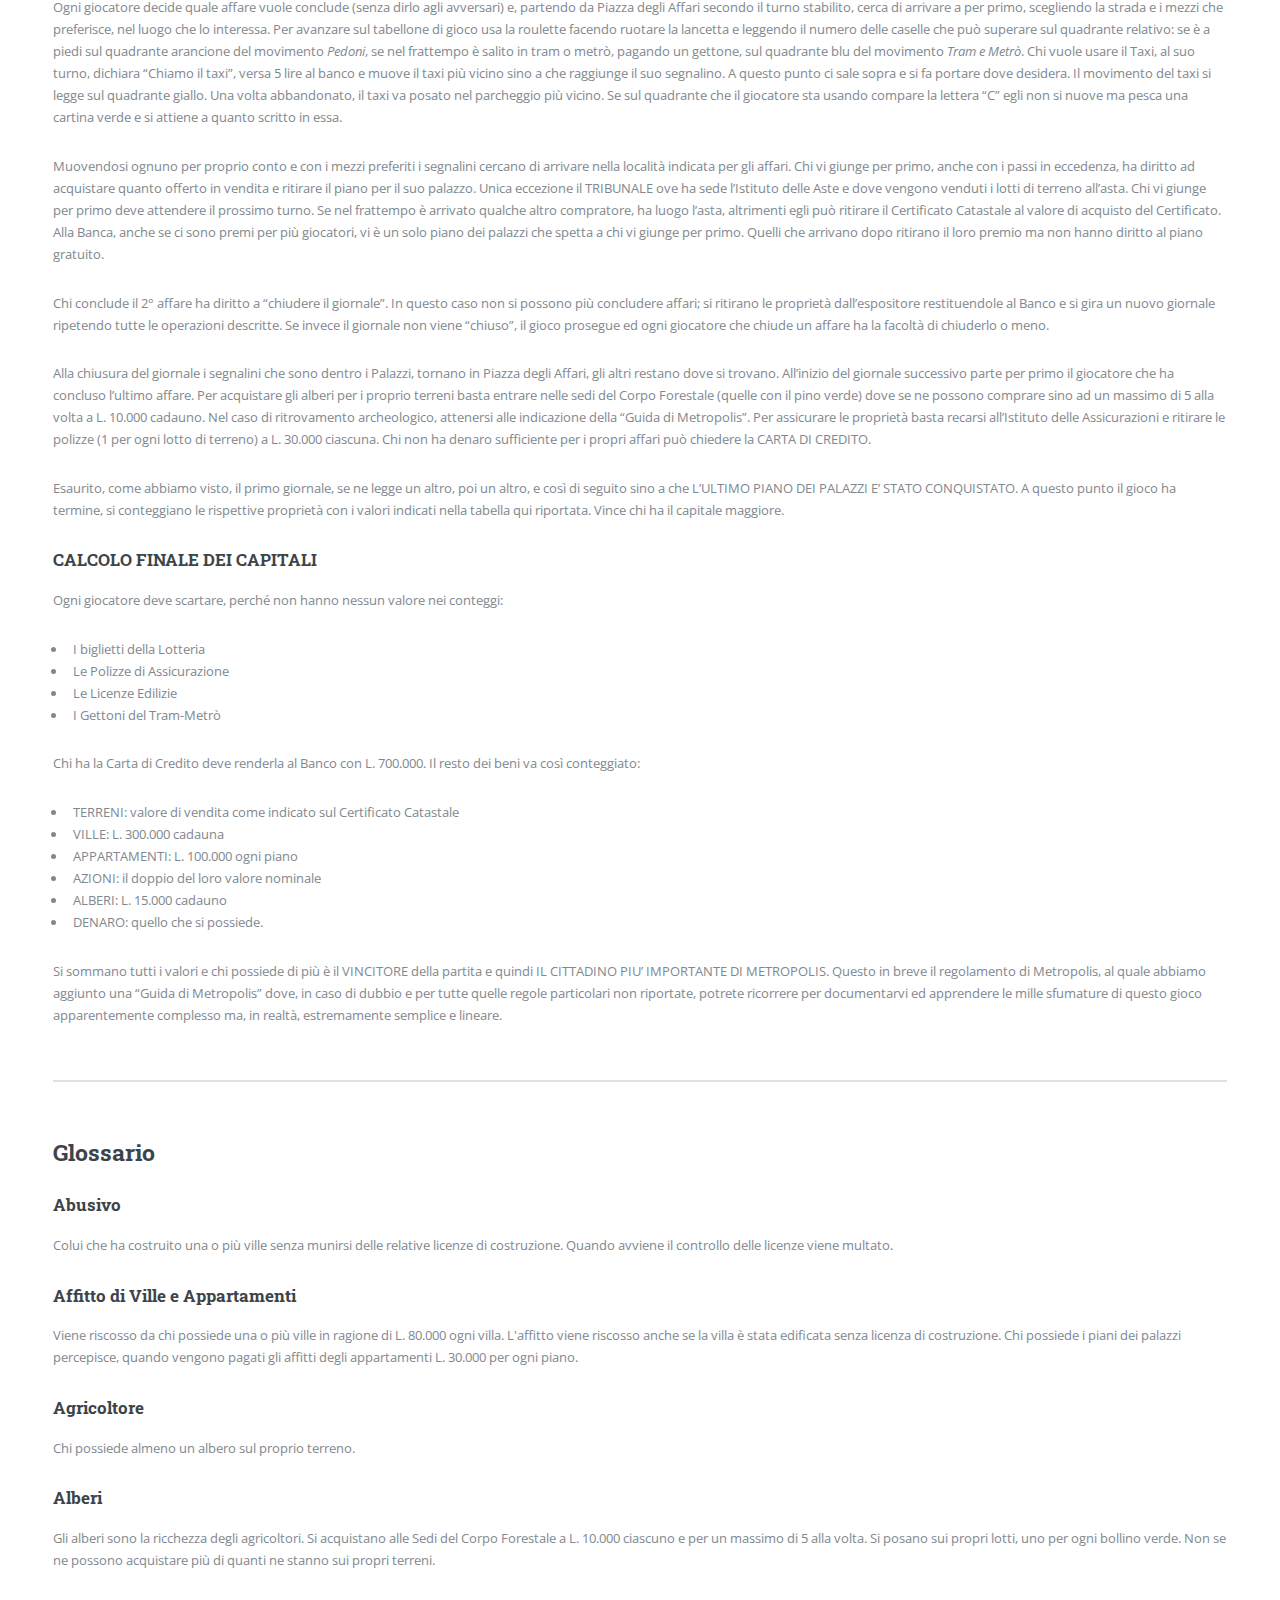
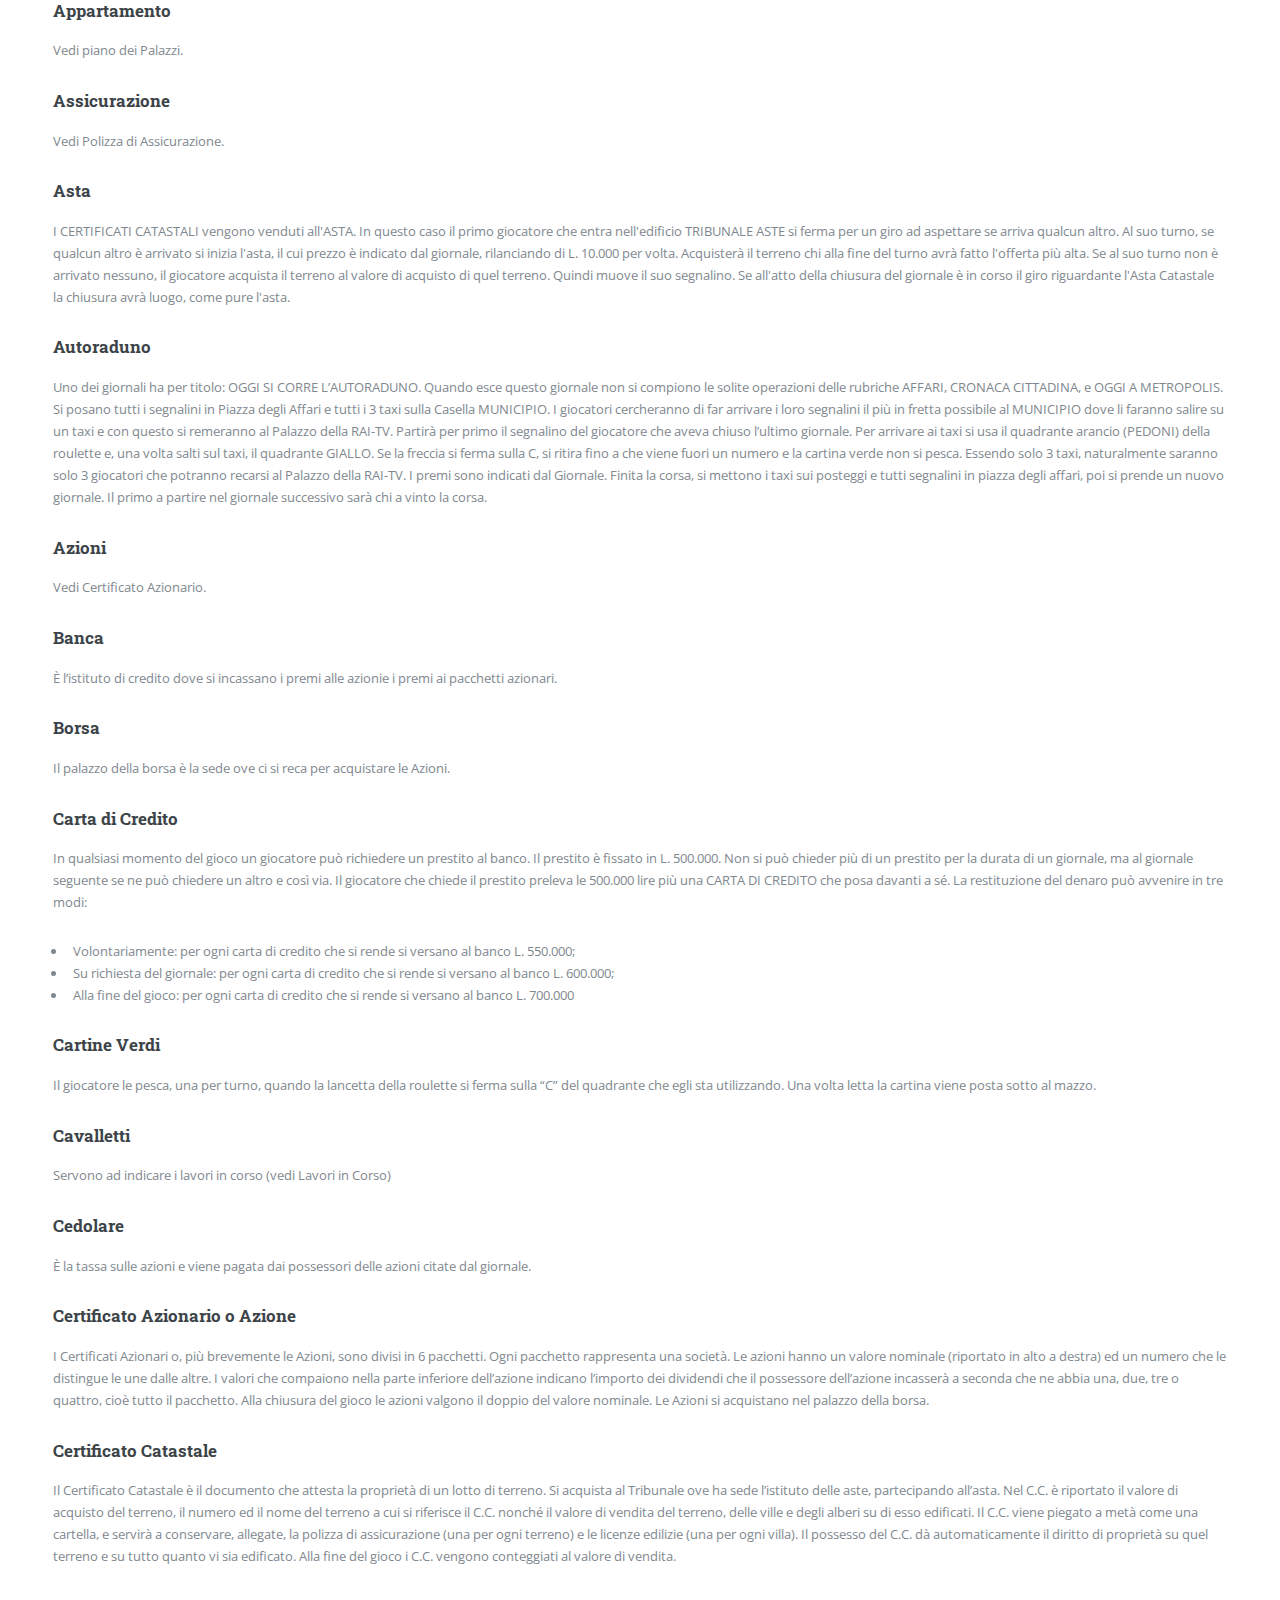
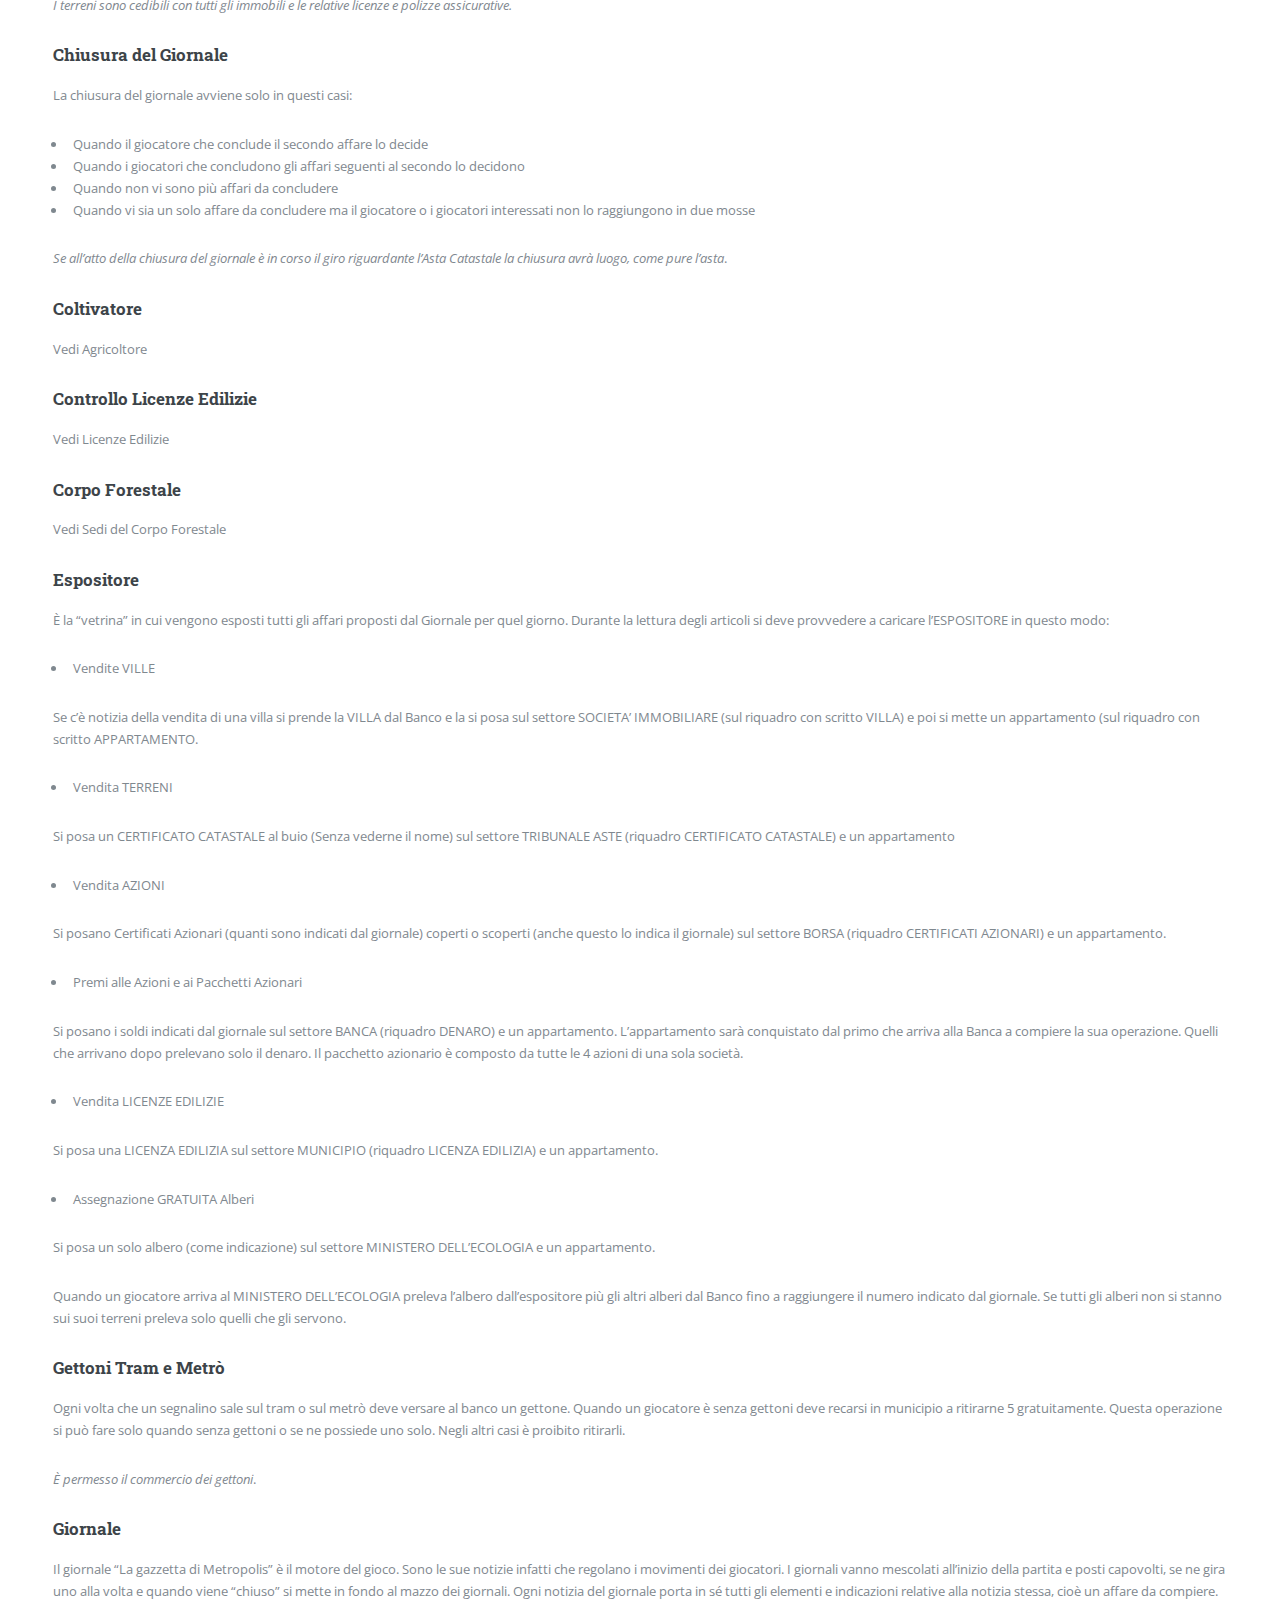
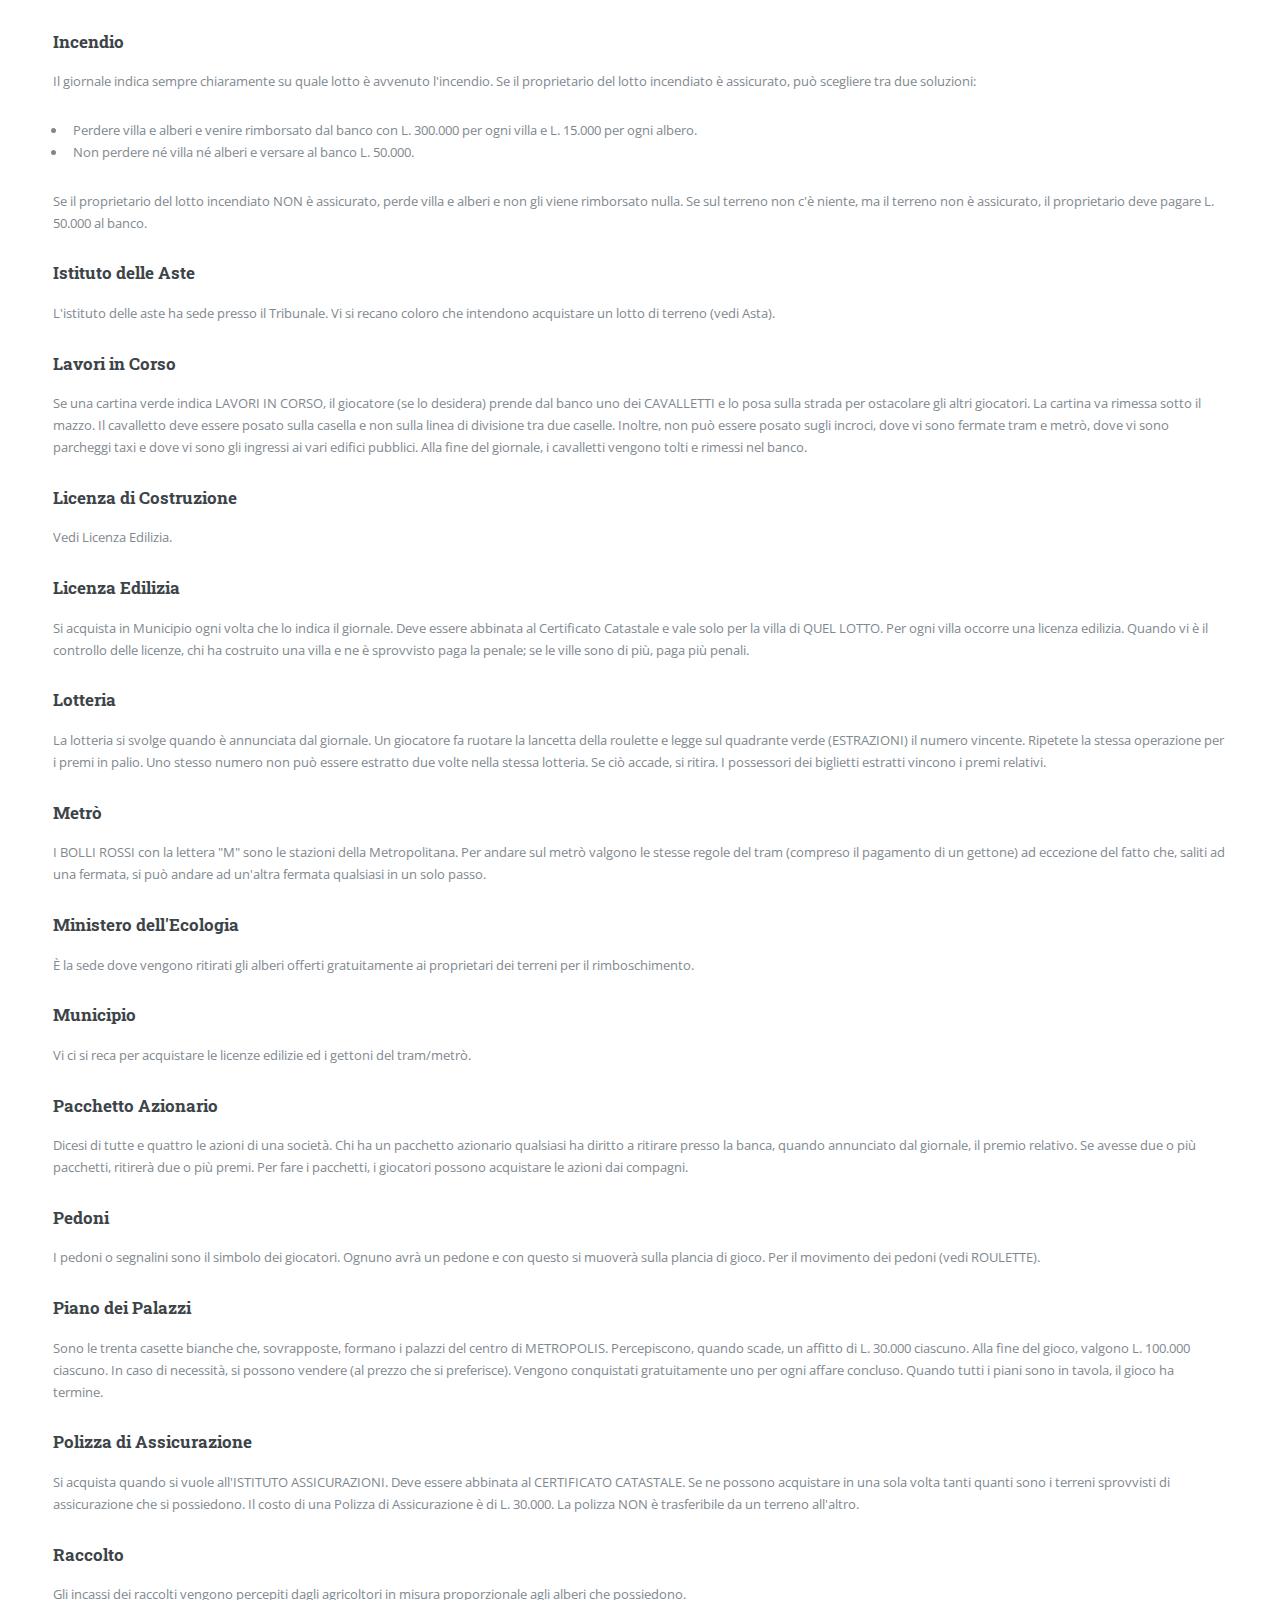
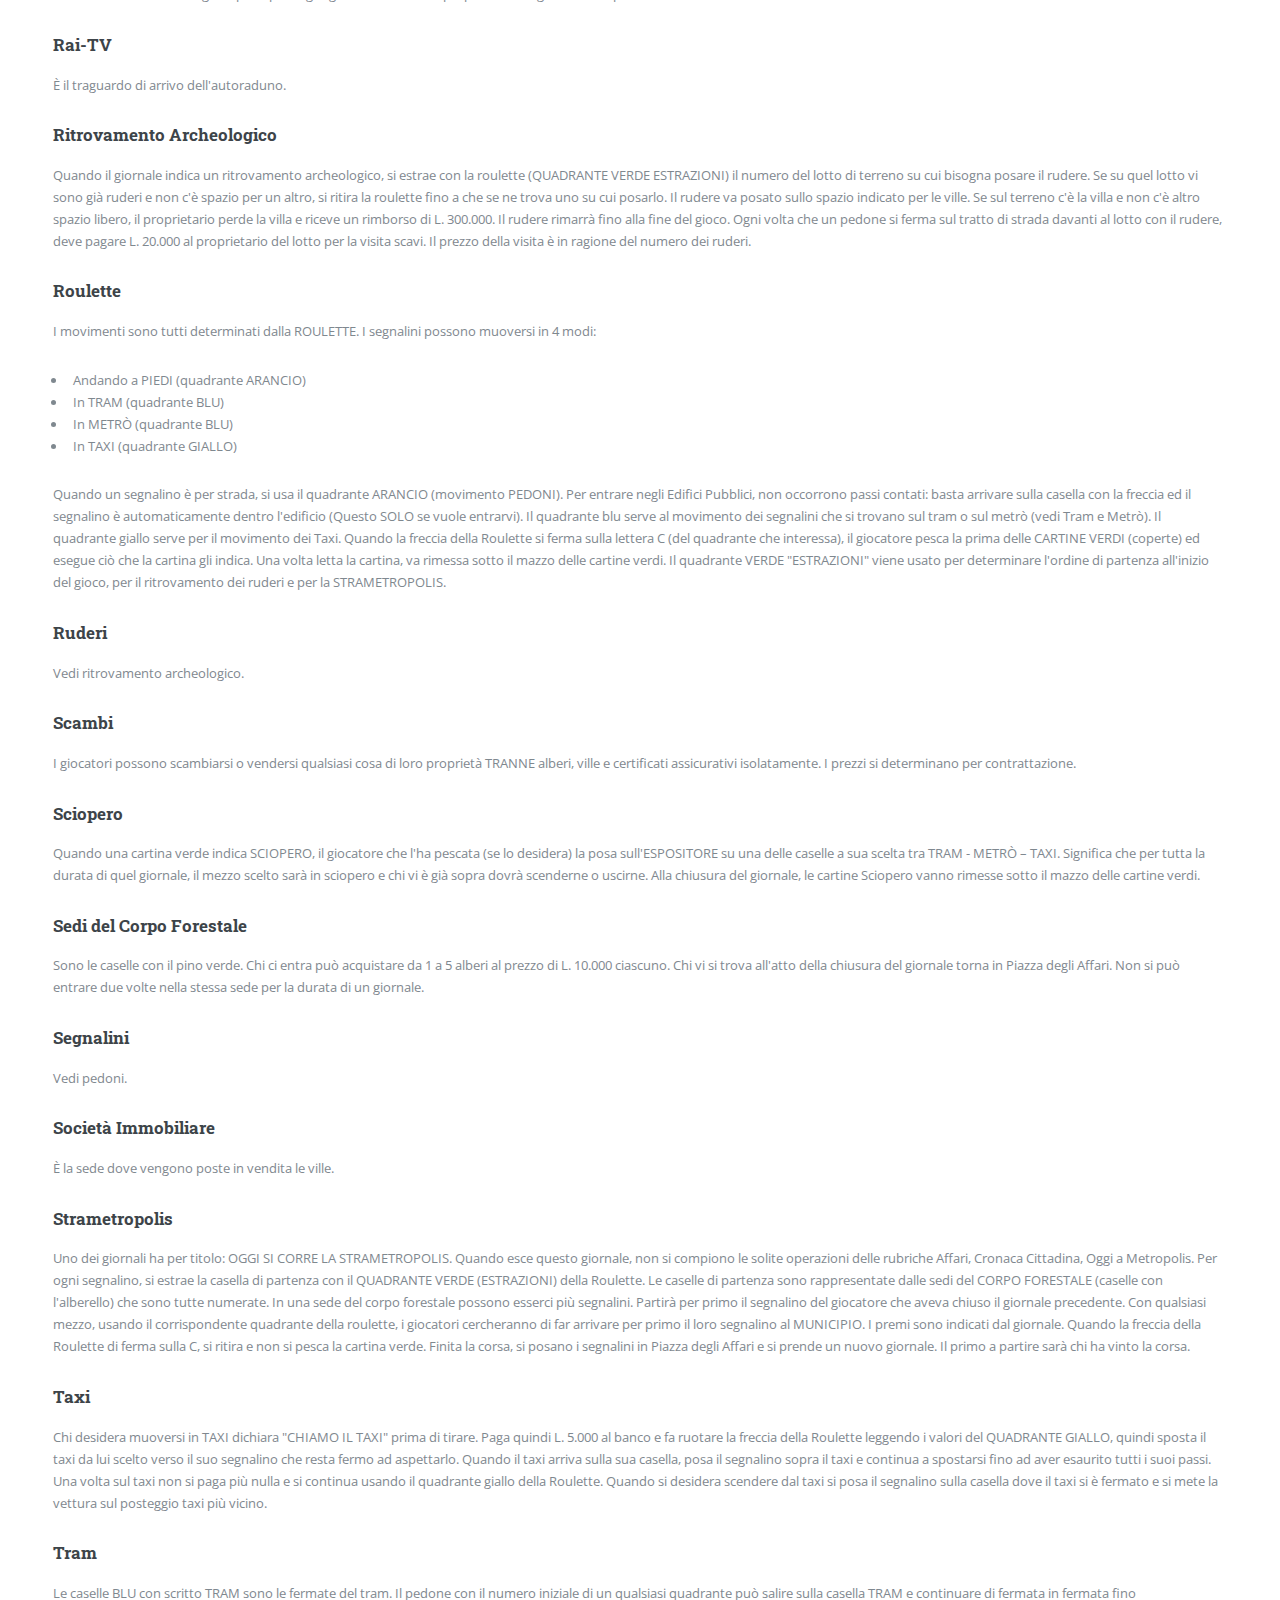
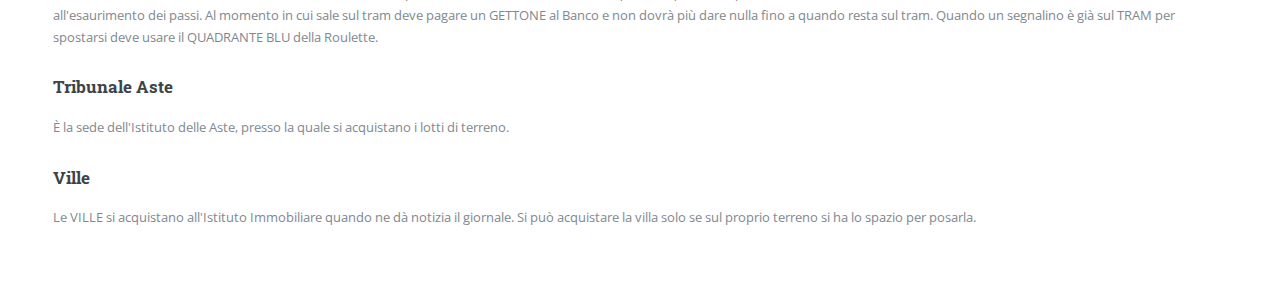
<file: Metropolis/manuale.html>
<!DOCTYPE HTML>
<!--
	Editorial by HTML5 UP
	html5up.net | @ajlkn
	Free for personal and commercial use under the CCA 3.0 license (html5up.net/license)
-->
<html>
	<head>
		<title>Manuale</title>
		<meta charset="utf-8" />
		<meta name="viewport" content="width=device-width, initial-scale=1, user-scalable=no" />
		<link rel="stylesheet" href="assets/css/main.css" />
	</head>
	<body class="is-preload">

		<!-- Wrapper -->
			<div id="wrapper">

				<!-- Main -->
					<div id="main">
						<div class="inner">

							<!-- Header -->
								<header id="header">
									<a class="logo"><strong>Manuale - </strong><strong id="currentDay" class="inline"></strong></a>
								</header>

							<!-- Content -->
							<section>
<h2>Manuale</h2>

								<h3>METROPOLIS</h3>
<p>Classe GIOCO FINANZIARIO</p>
<p>Età 10 - 80</p>
<p>Giocatori 2 - 6</p>

<h3>IL GIOCO</h3>
<p>
  Metropolis è un gioco finanziario ambientato sullo sfondo di una città moderna, con i suoi problemi urbanistici, ecologici e finanziari che vengono vissuti e risolti da colori che partecipano al gioco.
  Ogni giocatore deve svolgere una serie di operazioni indicate dal giornale “La Gazzetta” che, se ben condotte gli consentono di accumulare un capitale in denaro, case, terreni, alberi e appartamenti.
  Chi alla fine del gioco, possiede il capitale maggiore ha vinto.
</p>

<h3>DOTAZIONE DEL GIOCO</h3>
<p>
	<ul style="column-count: 2;">
		<li>1 Plancia di gioco</li>
		<li>20 Giornali</li>
		<li>12 Certificati Catastali</li>
		<li>12 Licenze Edilizie di Costruzione</li>
		<li>12 Polizze di Assicurazione</li>
		<li>24 Certificati Azionari (Azioni)</li>
		<li>10 Carte di Credito</li>
		<li>12 Biglietti della Lotteria</li>
		<li>40 Cartine Verdi</li>
		<li>1 Roulette di Movimento</li>
		<li>1 Espositore</li>
		<li>6 Segnalini pedoni</li>
		<li>66 Biglietti da L. 5.000</li>
		<li>66 Biglietti da L. 10.000</li>
		<li>66 Biglietti da L. 50.000</li>
		<li>66 Biglietti da L. 100.000</li>
		<li>44 Biglietti da L. 500.000</li>
		<li>3 Taxi</li>
		<li>30 Gettoni per Tram e Metrò</li>
		<li>12 Villette</li>
		<li>3 Ruderi</li>
		<li>30 Piani dei Palazzi</li>
		<li>90 Alberi (22 abeti, 27 Cipressi, Alberi da frutto 42)</li>
		<li>4 Cavalletti per i Lavori in Corso</li>
	  </ul>	  
</p>

<h3>INIZIO DEL GIOCO</h3>
<p>
  Si distribuisce ad ogni giocatore quanto segue:
</p>
<table>
	<thead>
	  <tr>
		<th>Giocatori</th>
		<th>Azioni</th>
		<th>Certificato Catastale</th>
		<th>Biglietti Lotteria</th>
		<th>Gettoni</th>
		<th>Alberi</th>
	  </tr>
	</thead>
	<tbody>
	  <tr>
		<td>3</td>
		<td>3</td>
		<td>1</td>
		<td>4</td>
		<td>5</td>
		<td>3</td>
	  </tr>
	  <tr>
		<td>4</td>
		<td>2</td>
		<td>1</td>
		<td>3</td>
		<td>5</td>
		<td>3</td>
	  </tr>
	  <tr>
		<td>5</td>
		<td>1</td>
		<td>1</td>
		<td>2</td>
		<td>5</td>
		<td>3</td>
	  </tr>
	  <tr>
		<td>6</td>
		<td>1</td>
		<td>1</td>
		<td>2</td>
		<td>5</td>
		<td>3</td>
	  </tr>
	</tbody>
  </table>
  <p>Denaro: 3 x 100.000 - 2 x 50.000 - 5 x 10.000 - 10 x 5.000</p>
  
<p>
  Ognuno pone davanti a sé, scoperta, la propria dotazione e i tre alberi sul proprio terreno.
  I segnalini, uno per ogni giocatore, si posano in Piazza degli Affari. L’espositore e le cartine verdi si posano davanti alla plancia.
  Si gira, a caso, il primo giornale. In questo modo si da inizio al gioco.
</p>
<p>
  Per prime vanno lette le notizie della rubrica AFFARI ed ogni giocatore, seguendo il turno di giuoco stabilito, regola i propri conti con il Banco, sempre che le notizie riportate nella rubrica lo riguardino. Se ciò non avviene, passa la mano al compagno.
  Esaurite tutte le notizie della rubrica AFFARI, si passa a leggere quelle della rubrica CRONACA CITTADINA comportandosi come per la precedente.
  Quanto tutte le notizie di questa rubrica sono state lette ed i giocatori abbiano tutti, senza eccezioni, regolato i conti con il Banco, si passa alla terza rubrica “OGGI A METROPOLIS”. Mentre sino ad ora il gioco è consistito in uno scambio di denaro tra i giocatori ed il Banco senza movimento di segnalini, da questo momento passiamo dalla fase “statica” a quella “dinamica” del gioco.
</p>
<p> 
  Le notizie “OGGI A METROPOLIS” si riferiscono TUTTE a degli AFFARI proposti nelle varie sedi della città. I giocatori è per concludere questi affari devono portarsi per primi nei luoghi indicati con il loro segnalino.
  Lette, le notizie si posano sull’espositore, ognuna nella sede indicata, le proprietà offerte nei vari articoli. Per ogni affare proposto (esempio: vendita di una villa alla Società Immobiliare) si mette nell’espositore la proprietà indicata (nel caso in esempio, una villa) ed un piano dei palazzi. Chi arriverà per primo alla sede di vendita acquisterà la proprietà offerta pagandola come indicato dal giornale, e ritirerà GRATIS, il piano del palazzo che riporrà sull’area quadrata al centro della città che avrà lo stesso colore del suo segnalino. Ognuno erigerà così il proprio palazzo che sarà più o meno alto a seconda degli affari che avrà concluso.
  Predisposto così l’espositore (con villa, denaro, certificato catastale se si tratta di un lotto di terreno, licenze di costruzione, certificati azionari (azioni), alberi e relativi piani dei palazzi) si inizia a muovere sulla plancia di gioco.
</p>
<p>
  Ogni giocatore decide quale affare vuole conclude (senza dirlo agli avversari) e, partendo da Piazza degli Affari secondo il turno stabilito, cerca di arrivare a per primo, scegliendo la strada e i mezzi che preferisce, nel luogo che lo interessa. Per avanzare sul tabellone di gioco usa la roulette facendo ruotare la lancetta e leggendo il numero delle caselle che può superare sul quadrante relativo: se è a piedi sul quadrante arancione del movimento <em>Pedoni</em>, se nel frattempo è salito in tram o metrò, pagando un gettone, sul quadrante blu del movimento <em>Tram e Metrò</em>.
  Chi vuole usare il Taxi, al suo turno, dichiara “Chiamo il taxi”, versa 5 lire al banco e muove il taxi più vicino sino a che raggiunge il suo segnalino. A questo punto ci sale sopra e si fa portare dove desidera. Il movimento del taxi si legge sul quadrante giallo. Una volta abbandonato, il taxi va posato nel parcheggio più vicino. Se sul quadrante che il giocatore sta usando compare la lettera “C” egli non si nuove ma pesca una cartina verde e si attiene a quanto scritto in essa.
</p>
<p> 
  Muovendosi ognuno per proprio conto e con i mezzi preferiti i segnalini cercano di arrivare nella località indicata per gli affari.
  Chi vi giunge per primo, anche con i passi in eccedenza, ha diritto ad acquistare quanto offerto in vendita e ritirare il piano per il suo palazzo.
  Unica eccezione il TRIBUNALE ove ha sede l’Istituto delle Aste e dove vengono venduti i lotti di terreno all’asta. Chi vi giunge per primo deve attendere il prossimo turno. Se nel frattempo è arrivato qualche altro compratore, ha luogo l’asta, altrimenti egli può ritirare il Certificato Catastale al valore di acquisto del Certificato.
  Alla Banca, anche se ci sono premi per più giocatori, vi è un solo piano dei palazzi che spetta a chi vi giunge per primo. Quelli che arrivano dopo ritirano il loro premio ma non hanno diritto al piano gratuito.
</p>
<p> 
  Chi conclude il 2° affare ha diritto a “chiudere il giornale”. In questo caso non si possono più concludere affari; si ritirano le proprietà dall’espositore restituendole al Banco e si gira un nuovo giornale ripetendo tutte le operazioni descritte.
  Se invece il giornale non viene “chiuso”, il gioco prosegue ed ogni giocatore che chiude un affare ha la facoltà di chiuderlo o meno.
</p>
<p>
  Alla chiusura del giornale i segnalini che sono dentro i Palazzi, tornano in Piazza degli Affari, gli altri restano dove si trovano. All’inizio del giornale successivo parte per primo il giocatore che ha concluso l’ultimo affare.
  Per acquistare gli alberi per i proprio terreni basta entrare nelle sedi del Corpo Forestale (quelle con il pino verde) dove se ne possono comprare sino ad un massimo di 5 alla volta a L. 10.000 cadauno. Nel caso di ritrovamento archeologico, attenersi alle indicazione della “Guida di Metropolis”.
  Per assicurare le proprietà basta recarsi all’Istituto delle Assicurazioni e ritirare le polizze (1 per ogni lotto di terreno) a L. 30.000 ciascuna.
  Chi non ha denaro sufficiente per i propri affari può chiedere la CARTA DI CREDITO.
</p>
<p>
  Esaurito, come abbiamo visto, il primo giornale, se ne legge un altro, poi un altro, e così di seguito sino a che L’ULTIMO PIANO DEI PALAZZI E’ STATO CONQUISTATO.
  A questo punto il gioco ha termine, si conteggiano le rispettive proprietà con i valori indicati nella tabella qui riportata. Vince chi ha il capitale maggiore.
</p>

<h3>CALCOLO FINALE DEI CAPITALI</h3>
<p>
  Ogni giocatore deve scartare, perché non hanno nessun valore nei conteggi:
</p>
<ul>
  <li>I biglietti della Lotteria</li>
  <li>Le Polizze di Assicurazione</li>
  <li>Le Licenze Edilizie</li>
  <li>I Gettoni del Tram-Metrò</li>
</ul>
<p>
  Chi ha la Carta di Credito deve renderla al Banco con L. 700.000.
  Il resto dei beni va così conteggiato:
</p>
<ul>
  <li>TERRENI: valore di vendita come indicato sul Certificato Catastale</li>
  <li>VILLE: L. 300.000 cadauna</li>
  <li>APPARTAMENTI: L. 100.000 ogni piano</li>
  <li>AZIONI: il doppio del loro valore nominale</li>
  <li>ALBERI: L. 15.000 cadauno</li>
  <li>DENARO: quello che si possiede.</li>
</ul>
<p>
  Si sommano tutti i valori e chi possiede di più è il VINCITORE della partita e quindi IL CITTADINO PIU’ IMPORTANTE DI METROPOLIS.
  Questo in breve il regolamento di Metropolis, al quale abbiamo aggiunto una “Guida di Metropolis” dove, in caso di dubbio e per tutte quelle regole particolari non riportate, potrete ricorrere per documentarvi ed apprendere le mille sfumature di questo gioco apparentemente complesso ma, in realtà, estremamente semplice e lineare.
</p>


							</section>

							<section>	
								<h2>Glossario</h2>						
								
								<h3>Abusivo</h3>
  <p>Colui che ha costruito una o più ville senza munirsi delle relative licenze di costruzione. Quando avviene il controllo delle licenze viene multato.</p>
  <h3>Affitto di Ville e Appartamenti</h3>
  <p>Viene riscosso da chi possiede una o più ville in ragione di L. 80.000 ogni villa. L'affitto viene riscosso anche se la villa è stata edificata senza licenza di costruzione. Chi possiede i piani dei palazzi percepisce, quando vengono pagati gli affitti degli appartamenti L. 30.000 per ogni piano.</p>
  <h3>Agricoltore</h3>
  <p>Chi possiede almeno un albero sul proprio terreno.</p>
  <h3>Alberi</h3>
  <p>Gli alberi sono la ricchezza degli agricoltori. Si acquistano alle Sedi del Corpo Forestale a L. 10.000 ciascuno e per un massimo di 5 alla volta. Si posano sui propri lotti, uno per ogni bollino verde. Non se ne possono acquistare più di quanti ne stanno sui propri terreni.</p>
  <h3>Appartamento</h3>
  <p>Vedi piano dei Palazzi.</p>
  <h3>Assicurazione</h3>
  <p>Vedi Polizza di Assicurazione.</p>
  <h3>Asta</h3>
  <p>I CERTIFICATI CATASTALI vengono venduti all'ASTA. In questo caso il primo giocatore che entra nell'edificio TRIBUNALE ASTE si ferma per un giro ad aspettare se arriva qualcun altro. Al suo turno, se qualcun altro è arrivato si inizia l'asta, il cui prezzo è indicato dal giornale, rilanciando di L. 10.000 per volta. Acquisterà il terreno chi alla fine del turno avrà fatto l'offerta più alta. Se al suo turno non è arrivato nessuno, il giocatore acquista il terreno al valore di acquisto di quel terreno. Quindi muove il suo segnalino. Se all'atto della chiusura del giornale è in corso il giro riguardante l'Asta Catastale la chiusura avrà luogo, come pure l'asta.</p>
  <h3>Autoraduno</h3>
<p>Uno dei giornali ha per titolo: OGGI SI CORRE L’AUTORADUNO. Quando esce questo giornale non si compiono le solite operazioni delle rubriche AFFARI, CRONACA CITTADINA, e OGGI A METROPOLIS. Si posano tutti i segnalini in Piazza degli Affari e tutti i 3 taxi sulla Casella MUNICIPIO. I giocatori cercheranno di far arrivare i loro segnalini il più in fretta possibile al MUNICIPIO dove li faranno salire su un taxi e con questo si remeranno al Palazzo della RAI-TV. Partirà per primo il segnalino del giocatore che aveva chiuso l’ultimo giornale. Per arrivare ai taxi si usa il quadrante arancio (PEDONI) della roulette e, una volta salti sul taxi, il quadrante GIALLO. Se la freccia si ferma sulla C, si ritira fino a che viene fuori un numero e la cartina verde non si pesca. Essendo solo 3 taxi, naturalmente saranno solo 3 giocatori che potranno recarsi al Palazzo della RAI-TV. I premi sono indicati dal Giornale. Finita la corsa, si mettono i taxi sui posteggi e tutti segnalini in piazza degli affari, poi si prende un nuovo giornale. Il primo a partire nel giornale successivo sarà chi a vinto la corsa.</p>

<h3>Azioni</h3>
<p>Vedi Certificato Azionario.</p>

<h3>Banca</h3>
<p>È l’istituto di credito dove si incassano i premi alle azionie i premi ai pacchetti azionari.</p>

<h3>Borsa</h3>
<p>Il palazzo della borsa è la sede ove ci si reca per acquistare le Azioni.</p>

<h3>Carta di Credito</h3>
<p>In qualsiasi momento del gioco un giocatore può richiedere un prestito al banco. Il prestito è fissato in L. 500.000. Non si può chieder più di un prestito per la durata di un giornale, ma al giornale seguente se ne può chiedere un altro e così via. Il giocatore che chiede il prestito preleva le 500.000 lire più una CARTA DI CREDITO che posa davanti a sé. La restituzione del denaro può avvenire in tre modi:</p>
<ul>
  <li>Volontariamente: per ogni carta di credito che si rende si versano al banco L. 550.000;</li>
  <li>Su richiesta del giornale: per ogni carta di credito che si rende si versano al banco L. 600.000;</li>
  <li>Alla fine del gioco: per ogni carta di credito che si rende si versano al banco L. 700.000</li>
</ul>

<h3>Cartine Verdi</h3>
<p>Il giocatore le pesca, una per turno, quando la lancetta della roulette si ferma sulla “C” del quadrante che egli sta utilizzando. Una volta letta la cartina viene posta sotto al mazzo.</p>

<h3>Cavalletti</h3>
<p>Servono ad indicare i lavori in corso (vedi Lavori in Corso)</p>

<h3>Cedolare</h3>
<p>È la tassa sulle azioni e viene pagata dai possessori delle azioni citate dal giornale.</p>

<h3>Certificato Azionario o Azione</h3>
<p>I Certificati Azionari o, più brevemente le Azioni, sono divisi in 6 pacchetti. Ogni pacchetto rappresenta una società. Le azioni hanno un valore nominale (riportato in alto a destra) ed un numero che le distingue le une dalle altre. I valori che compaiono nella parte inferiore dell’azione indicano l’importo dei dividendi che il possessore dell’azione incasserà a seconda che ne abbia una, due, tre o quattro, cioè tutto il pacchetto. Alla chiusura del gioco le azioni valgono il doppio del valore nominale. Le Azioni si acquistano nel palazzo della borsa.</p>

<h3>Certificato Catastale</h3>
<p>Il Certificato Catastale è il documento che attesta la proprietà di un lotto di terreno. Si acquista al Tribunale ove ha sede l’istituto delle aste, partecipando all’asta. Nel C.C. è riportato il valore di acquisto del terreno, il numero ed il nome del terreno a cui si riferisce il C.C. nonché il valore di vendita del terreno, delle ville e degli alberi su di esso edificati. Il C.C. viene piegato a metà come una cartella, e servirà a conservare, allegate, la polizza di assicurazione (una per ogni terreno) e le licenze edilizie (una per ogni villa). Il possesso del C.C. dà automaticamente il diritto di proprietà su quel terreno e su tutto quanto vi sia edificato. Alla fine del gioco i C.C. vengono conteggiati al valore di vendita.</p>
<p><em>I terreni sono cedibili con tutti gli immobili e le relative licenze e polizze assicurative.</em></p>

<h3>Chiusura del Giornale</h3>
<p>La chiusura del giornale avviene solo in questi casi:</p>
<ul>
  <li>Quando il giocatore che conclude il secondo affare lo decide</li>
  <li>Quando i giocatori che concludono gli affari seguenti al secondo lo decidono</li>
  <li>Quando non vi sono più affari da concludere</li>
  <li>Quando vi sia un solo affare da concludere ma il giocatore o i giocatori interessati non lo raggiungono in due mosse</li>
</ul>
<p><em>Se all’atto della chiusura del giornale è in corso il giro riguardante l’Asta Catastale la chiusura avrà luogo, come pure l’asta</em>.</p>

<h3>Coltivatore</h3>
<p>Vedi Agricoltore</p>

<h3>Controllo Licenze Edilizie</h3>
<p>Vedi Licenze Edilizie</p>

<h3>Corpo Forestale</h3>
<p>Vedi Sedi del Corpo Forestale</p>

<h3>Espositore</h3>
<p>È la “vetrina” in cui vengono esposti tutti gli affari proposti dal Giornale per quel giorno. Durante la lettura degli articoli si deve provvedere a caricare l’ESPOSITORE in questo modo:</p>
<ul>
  <li>Vendite VILLE</li>
</ul>
<p>Se c’è notizia della vendita di una villa si prende la VILLA dal Banco e la si posa sul settore SOCIETA’ IMMOBILIARE (sul riquadro con scritto VILLA) e poi si mette un appartamento (sul riquadro con scritto APPARTAMENTO.</p>
<ul>
	<li>Vendita TERRENI</li>
  </ul>
  <p>Si posa un CERTIFICATO CATASTALE al buio (Senza vederne il nome) sul settore TRIBUNALE ASTE (riquadro CERTIFICATO CATASTALE) e un appartamento</p>
  
  <ul>
	<li>Vendita AZIONI</li>
  </ul>
  <p>Si posano Certificati Azionari (quanti sono indicati dal giornale) coperti o scoperti (anche questo lo indica il giornale) sul settore BORSA (riquadro CERTIFICATI AZIONARI) e un appartamento.</p>
  
  <ul>
	<li>Premi alle Azioni e ai Pacchetti Azionari</li>
  </ul>
  <p>Si posano i soldi indicati dal giornale sul settore BANCA (riquadro DENARO) e un appartamento. L’appartamento sarà conquistato dal primo che arriva alla Banca a compiere la sua operazione. Quelli che arrivano dopo prelevano solo il denaro. Il pacchetto azionario è composto da tutte le 4 azioni di una sola società.</p>
  
  <ul>
	<li>Vendita LICENZE EDILIZIE</li>
  </ul>
  <p>Si posa una LICENZA EDILIZIA sul settore MUNICIPIO (riquadro LICENZA EDILIZIA) e un appartamento.</p>
  
  <ul>
	<li>Assegnazione GRATUITA Alberi</li>
  </ul>
  <p>Si posa un solo albero (come indicazione) sul settore MINISTERO DELL’ECOLOGIA e un appartamento.</p>
  
  <p>Quando un giocatore arriva al MINISTERO DELL’ECOLOGIA preleva l’albero dall’espositore più gli altri alberi dal Banco fino a raggiungere il numero indicato dal giornale. Se tutti gli alberi non si stanno sui suoi terreni preleva solo quelli che gli servono.</p>
  
  <h3>Gettoni Tram e Metrò</h3>
  <p>Ogni volta che un segnalino sale sul tram o sul metrò deve versare al banco un gettone. Quando un giocatore è senza gettoni deve recarsi in municipio a ritirarne 5 gratuitamente. Questa operazione si può fare solo quando senza gettoni o se ne possiede uno solo. Negli altri casi è proibito ritirarli.</p>
  <p><em>È permesso il commercio dei gettoni</em>.</p>
  
  <h3>Giornale</h3>
  <p>Il giornale “La gazzetta di Metropolis” è il motore del gioco. Sono le sue notizie infatti che regolano i movimenti dei giocatori. I giornali vanno mescolati all’inizio della partita e posti capovolti, se ne gira uno alla volta e quando viene “chiuso” si mette in fondo al mazzo dei giornali. Ogni notizia del giornale porta in sé tutti gli elementi e indicazioni relative alla notizia stessa, cioè un affare da compiere.</p>
  
  <h3>Incendio</h3>
<p>Il giornale indica sempre chiaramente su quale lotto è avvenuto l'incendio. Se il proprietario del lotto incendiato è assicurato, può scegliere tra due soluzioni:</p>
<ul>
  <li>Perdere villa e alberi e venire rimborsato dal banco con L. 300.000 per ogni villa e L. 15.000 per ogni albero.</li>
  <li>Non perdere né villa né alberi e versare al banco L. 50.000.</li>
</ul>
<p>Se il proprietario del lotto incendiato NON è assicurato, perde villa e alberi e non gli viene rimborsato nulla. Se sul terreno non c'è niente, ma il terreno non è assicurato, il proprietario deve pagare L. 50.000 al banco.</p>

<h3>Istituto delle Aste</h3>
<p>L'istituto delle aste ha sede presso il Tribunale. Vi si recano coloro che intendono acquistare un lotto di terreno (vedi Asta).</p>

<h3>Lavori in Corso</h3>
<p>
  Se una cartina verde indica LAVORI IN CORSO, il giocatore (se lo desidera) prende dal banco uno dei CAVALLETTI e lo posa sulla strada per ostacolare gli altri giocatori. La cartina va rimessa sotto il mazzo.
  Il cavalletto deve essere posato sulla casella e non sulla linea di divisione tra due caselle. Inoltre, non può essere posato sugli incroci, dove vi sono fermate tram e metrò, dove vi sono parcheggi taxi e dove vi sono gli ingressi ai vari edifici pubblici. Alla fine del giornale, i cavalletti vengono tolti e rimessi nel banco.
</p>

<h3>Licenza di Costruzione</h3>
<p>Vedi Licenza Edilizia.</p>

<h3>Licenza Edilizia</h3>
<p>
  Si acquista in Municipio ogni volta che lo indica il giornale. Deve essere abbinata al Certificato Catastale e vale solo per la villa di QUEL LOTTO. Per ogni villa occorre una licenza edilizia. Quando vi è il controllo delle licenze, chi ha costruito una villa e ne è sprovvisto paga la penale; se le ville sono di più, paga più penali.
</p>

<h3>Lotteria</h3>
<p>
  La lotteria si svolge quando è annunciata dal giornale. Un giocatore fa ruotare la lancetta della roulette e legge sul quadrante verde (ESTRAZIONI) il numero vincente. Ripetete la stessa operazione per i premi in palio. Uno stesso numero non può essere estratto due volte nella stessa lotteria. Se ciò accade, si ritira. I possessori dei biglietti estratti vincono i premi relativi.
</p>

<h3>Metrò</h3>
<p>
  I BOLLI ROSSI con la lettera "M" sono le stazioni della Metropolitana. Per andare sul metrò valgono le stesse regole del tram (compreso il pagamento di un gettone) ad eccezione del fatto che, saliti ad una fermata, si può andare ad un'altra fermata qualsiasi in un solo passo.
</p>

<h3>Ministero dell'Ecologia</h3>
<p>È la sede dove vengono ritirati gli alberi offerti gratuitamente ai proprietari dei terreni per il rimboschimento.</p>

<h3>Municipio</h3>
<p>
  Vi ci si reca per acquistare le licenze edilizie ed i gettoni del tram/metrò.
</p>

<h3>Pacchetto Azionario</h3>
<p>
  Dicesi di tutte e quattro le azioni di una società. Chi ha un pacchetto azionario qualsiasi ha diritto a ritirare presso la banca, quando annunciato dal giornale, il premio relativo. Se avesse due o più pacchetti, ritirerà due o più premi. Per fare i pacchetti, i giocatori possono acquistare le azioni dai compagni.
</p>

<h3>Pedoni</h3>
<p>
  I pedoni o segnalini sono il simbolo dei giocatori. Ognuno avrà un pedone e con questo si muoverà sulla plancia di gioco. Per il movimento dei pedoni (vedi ROULETTE).
</p>

<h3>Piano dei Palazzi</h3>
<p>
  Sono le trenta casette bianche che, sovrapposte, formano i palazzi del centro di METROPOLIS.
  Percepiscono, quando scade, un affitto di L. 30.000 ciascuno. Alla fine del gioco, valgono L. 100.000 ciascuno.
  In caso di necessità, si possono vendere (al prezzo che si preferisce). Vengono conquistati gratuitamente uno per ogni affare concluso.
  Quando tutti i piani sono in tavola, il gioco ha termine.
</p>

<h3>Polizza di Assicurazione</h3>
<p>
  Si acquista quando si vuole all'ISTITUTO ASSICURAZIONI.
  Deve essere abbinata al CERTIFICATO CATASTALE.
  Se ne possono acquistare in una sola volta tanti quanti sono i terreni sprovvisti di assicurazione che si possiedono. Il costo di una Polizza di Assicurazione è di L. 30.000.
  La polizza NON è trasferibile da un terreno all'altro.
</p>

<h3>Raccolto</h3>
<p>Gli incassi dei raccolti vengono percepiti dagli agricoltori in misura proporzionale agli alberi che possiedono.</p>

<h3>Rai-TV</h3>
<p>È il traguardo di arrivo dell'autoraduno.</p>

<h3>Ritrovamento Archeologico</h3>
<p>
  Quando il giornale indica un ritrovamento archeologico, si estrae con la roulette (QUADRANTE VERDE ESTRAZIONI) il numero del lotto di terreno su cui bisogna posare il rudere. Se su quel lotto vi sono già ruderi e non c'è spazio per un altro, si ritira la roulette fino a che se ne trova uno su cui posarlo. Il rudere va posato sullo spazio indicato per le ville. Se sul terreno c'è la villa e non c'è altro spazio libero, il proprietario perde la villa e riceve un rimborso di L. 300.000. Il rudere rimarrà fino alla fine del gioco.
  Ogni volta che un pedone si ferma sul tratto di strada davanti al lotto con il rudere, deve pagare L. 20.000 al proprietario del lotto per la visita scavi.
  Il prezzo della visita è in ragione del numero dei ruderi.
</p>

<h3>Roulette</h3>
<p>
  I movimenti sono tutti determinati dalla ROULETTE.
  I segnalini possono muoversi in 4 modi:
</p>
<ul>
  <li>Andando a PIEDI (quadrante ARANCIO)</li>
  <li>In TRAM (quadrante BLU)</li>
  <li>In METRÒ (quadrante BLU)</li>
  <li>In TAXI (quadrante GIALLO)</li>
</ul>
<p>
  Quando un segnalino è per strada, si usa il quadrante ARANCIO (movimento PEDONI).
  Per entrare negli Edifici Pubblici, non occorrono passi contati: basta arrivare sulla casella con la freccia ed il segnalino è automaticamente dentro l'edificio (Questo SOLO se vuole entrarvi).
  Il quadrante blu serve al movimento dei segnalini che si trovano sul tram o sul metrò (vedi Tram e Metrò). Il quadrante giallo serve per il movimento dei Taxi.
  Quando la freccia della Roulette si ferma sulla lettera C (del quadrante che interessa), il giocatore pesca la prima delle CARTINE VERDI (coperte) ed esegue ciò che la cartina gli indica.
  Una volta letta la cartina, va rimessa sotto il mazzo delle cartine verdi.
  Il quadrante VERDE "ESTRAZIONI" viene usato per determinare l'ordine di partenza all'inizio del gioco, per il ritrovamento dei ruderi e per la STRAMETROPOLIS.
</p>

<h3>Ruderi</h3>
<p>Vedi ritrovamento archeologico.</p>

<h3>Scambi</h3>
<p>
  I giocatori possono scambiarsi o vendersi qualsiasi cosa di loro proprietà TRANNE alberi, ville e certificati assicurativi isolatamente.
  I prezzi si determinano per contrattazione.
</p>

<h3>Sciopero</h3>
<p>
  Quando una cartina verde indica SCIOPERO, il giocatore che l'ha pescata (se lo desidera) la posa sull'ESPOSITORE su una delle caselle a sua scelta tra TRAM - METRÒ – TAXI. Significa che per tutta la durata di quel giornale, il mezzo scelto sarà in sciopero e chi vi è già sopra dovrà scenderne o uscirne. Alla chiusura del giornale, le cartine Sciopero vanno rimesse sotto il mazzo delle cartine verdi.
</p>

<h3>Sedi del Corpo Forestale</h3>
<p>
  Sono le caselle con il pino verde. Chi ci entra può acquistare da 1 a 5 alberi al prezzo di L. 10.000 ciascuno.
  Chi vi si trova all'atto della chiusura del giornale torna in Piazza degli Affari.
  Non si può entrare due volte nella stessa sede per la durata di un giornale.
</p>

<h3>Segnalini</h3>
<p>Vedi pedoni.</p>

<h3>Società Immobiliare</h3>
<p>È la sede dove vengono poste in vendita le ville.</p>

<h3>Strametropolis</h3>
<p>
  Uno dei giornali ha per titolo: OGGI SI CORRE LA STRAMETROPOLIS.
  Quando esce questo giornale, non si compiono le solite operazioni delle rubriche Affari, Cronaca Cittadina, Oggi a Metropolis. Per ogni segnalino, si estrae la casella di partenza con il QUADRANTE VERDE (ESTRAZIONI) della Roulette. Le caselle di partenza sono rappresentate dalle sedi del CORPO FORESTALE (caselle con l'alberello) che sono tutte numerate. In una sede del corpo forestale possono esserci più segnalini. Partirà per primo il segnalino del giocatore che aveva chiuso il giornale precedente.
  Con qualsiasi mezzo, usando il corrispondente quadrante della roulette, i giocatori cercheranno di far arrivare per primo il loro segnalino al MUNICIPIO. I premi sono indicati dal giornale.
  Quando la freccia della Roulette di ferma sulla C, si ritira e non si pesca la cartina verde. Finita la corsa, si posano i segnalini in Piazza degli Affari e si prende un nuovo giornale. Il primo a partire sarà chi ha vinto la corsa.
</p>

<h3>Taxi</h3>
<p>
  Chi desidera muoversi in TAXI dichiara "CHIAMO IL TAXI" prima di tirare.
  Paga quindi L. 5.000 al banco e fa ruotare la freccia della Roulette leggendo i valori del QUADRANTE GIALLO, quindi sposta il taxi da lui scelto verso il suo segnalino che resta fermo ad aspettarlo.
  Quando il taxi arriva sulla sua casella, posa il segnalino sopra il taxi e continua a spostarsi fino ad aver esaurito tutti i suoi passi. Una volta sul taxi non si paga più nulla e si continua usando il quadrante giallo della Roulette.
  Quando si desidera scendere dal taxi si posa il segnalino sulla casella dove il taxi si è fermato e si mete la vettura sul posteggio taxi più vicino.
</p>

<h3>Tram</h3>
<p>
  Le caselle BLU con scritto TRAM sono le fermate del tram. Il pedone con il numero iniziale di un qualsiasi quadrante può salire sulla casella TRAM e continuare di fermata in fermata fino all'esaurimento dei passi. Al momento in cui sale sul tram deve pagare un GETTONE al Banco e non dovrà più dare nulla fino a quando resta sul tram. Quando un segnalino è già sul TRAM per spostarsi deve usare il QUADRANTE BLU della Roulette.
</p>

<h3>Tribunale Aste</h3>
<p>È la sede dell'Istituto delle Aste, presso la quale si acquistano i lotti di terreno.</p>

<h3>Ville</h3>
<p>Le VILLE si acquistano all'Istituto Immobiliare quando ne dà notizia il giornale. Si può acquistare la villa solo se sul proprio terreno si ha lo spazio per posarla.</p>
				
							</section>
						</div>
					</div>

				<!-- Sidebar -->
					<div id="sidebar">
						<div class="inner">
							
							<!-- Menu -->
								<nav id="menu">
									<header class="major">
										<h2>Menu</h2>
									</header>
									<ul>
										<li><a href="index.html">Metropolis</a></li>
										<li><a href="gazzetta.html">Gazzetta</a></li>										
										<li>
											<span class="opener">Galleria</span>
											<ul>
												<li><a href="cardGallery.html">Carte</a></li>
												<li><a href="tableGallery.html">Estrazioni</a></li>	
												<li><a href="gazetteGallery.html">Gazzetta</a></li>
												<li><a href="manuale.html">Regolamento</a></li>											
											</ul>
										</li>										
									</ul>
								</nav>

								<section>
									<button onclick="newGame()" class="fit">Nuova Partita</button>
								</section>

							<!-- Footer -->
								<footer id="footer">
									<p class="copyright">&copy; Untitled. All rights reserved. Demo Images: <a href="https://unsplash.com">Unsplash</a>. Design: <a href="https://html5up.net">HTML5 UP</a>.</p>
								</footer>

						</div>
					</div>

			</div>

		<!-- Scripts -->
			<script src="assets/js/jquery.min.js"></script>
			<script src="assets/js/browser.min.js"></script>
			<script src="assets/js/breakpoints.min.js"></script>
			<script src="assets/js/util.js"></script>
			<script src="assets/js/main.js"></script>			
			<script src="assets/js/gameController.js"></script>	
	</body>
</html>
</file>
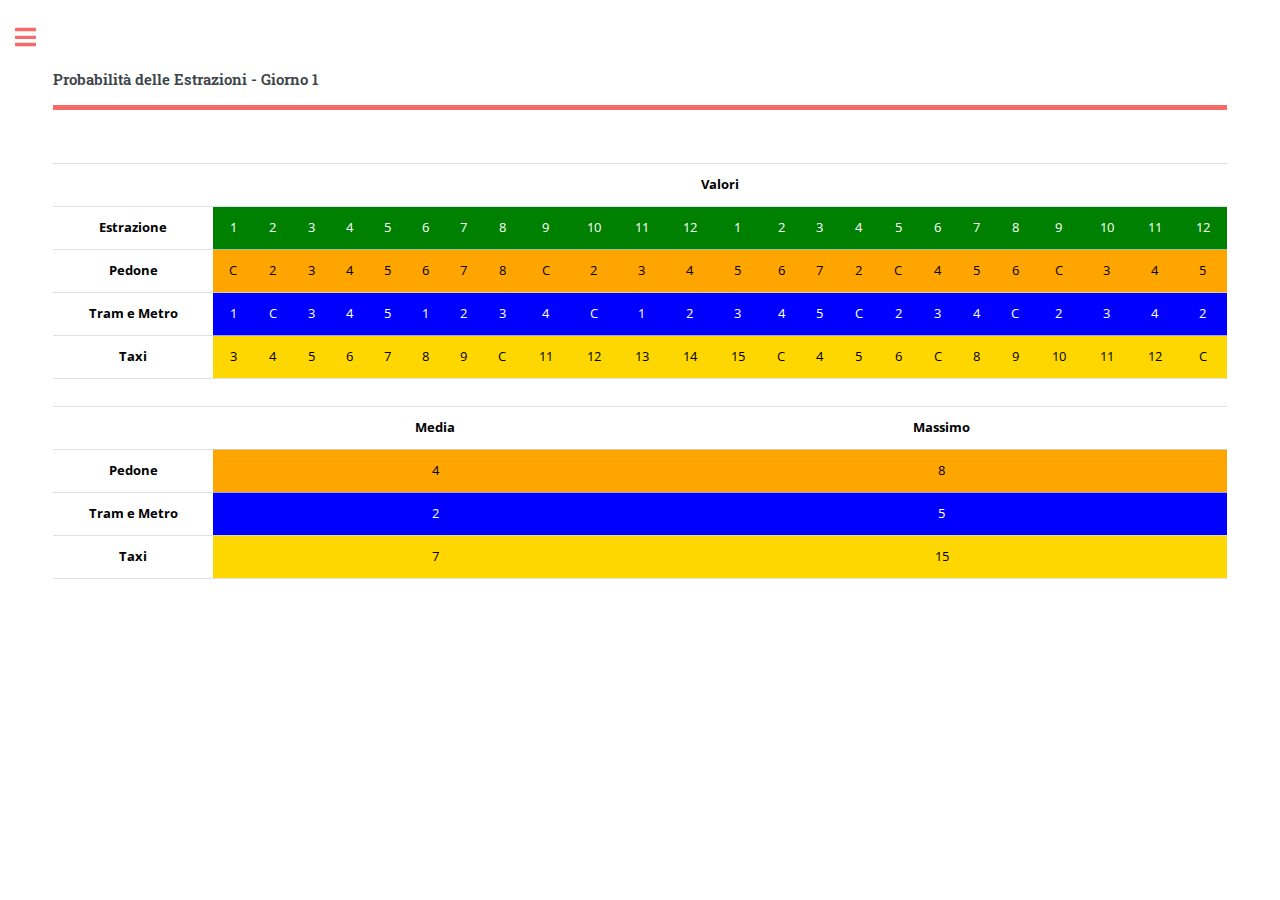
<file: Metropolis/tableGallery.html>
<!DOCTYPE HTML>
<!--
	Editorial by HTML5 UP
	html5up.net | @ajlkn
	Free for personal and commercial use under the CCA 3.0 license (html5up.net/license)
-->
<html>
	<head>
		<title>Probabilità</title>
		<meta charset="utf-8" />
		<meta name="viewport" content="width=device-width, initial-scale=1, user-scalable=no" />
		<link rel="stylesheet" href="assets/css/main.css" />
	</head>
	<body class="is-preload">

		<!-- Wrapper -->
			<div id="wrapper">

				<!-- Main -->
					<div id="main">
						<div class="inner">

							<!-- Header -->
								<header id="header">
									<a class="logo"><strong>Probabilità delle Estrazioni - </strong><strong id="currentDay" class="inline"></strong></a>
								</header>

							<!-- Content -->
							<section>
								<div style="overflow-x: auto;">
									<table>
										<colgroup>
											<col span="1" style="width: 160px;">										
										  </colgroup>
										  <tbody id="csvTable">
											<!-- Table content will be inserted here dynamically using JavaScript -->
										  </tbody>																	
									</table>
								</div>									
								
								<table>
									<colgroup>
										<col span="1" style="width: 160px;">										
									  </colgroup>
									  <tbody id="oddsTable">
										<!-- Table content will be inserted here dynamically using JavaScript -->
									  </tbody>			
								</table>
							</section>
						</div>
					</div>

				<!-- Sidebar -->
					<div id="sidebar">
						<div class="inner">
							
							<!-- Menu -->
								<nav id="menu">
									<header class="major">
										<h2>Menu</h2>
									</header>
									<ul>
										<li><a href="index.html">Metropolis</a></li>
										<li><a href="gazzetta.html">Gazzetta</a></li>										
										<li>
											<span class="opener">Galleria</span>
											<ul>
												<li><a href="cardGallery.html">Carte</a></li>
												<li><a href="tableGallery.html">Estrazioni</a></li>	
												<li><a href="gazetteGallery.html">Gazzetta</a></li>
												<li><a href="manuale.html">Regolamento</a></li>											
											</ul>
										</li>										
									</ul>
								</nav>

								<section>
									<button onclick="newGame()" class="fit">Nuova Partita</button>
								</section>

							<!-- Footer -->
								<footer id="footer">
									<p class="copyright">&copy; Untitled. All rights reserved. Demo Images: <a href="https://unsplash.com">Unsplash</a>. Design: <a href="https://html5up.net">HTML5 UP</a>.</p>
								</footer>

						</div>
					</div>

			</div>

		<!-- Scripts -->
			<script src="assets/js/jquery.min.js"></script>
			<script src="assets/js/browser.min.js"></script>
			<script src="assets/js/breakpoints.min.js"></script>
			<script src="assets/js/util.js"></script>
			<script src="assets/js/main.js"></script>
			<script src="assets/js/randomOdds.js"></script>
			<script src="assets/js/gameController.js"></script>	
	</body>
</html>
</file>
<file: assets/css/main.css>
@import url("https://fonts.googleapis.com/css2?family=Lato");

/*
	Halcyonic by HTML5 UP
	html5up.net | @ajlkn
	Free for personal and commercial use under the CCA 3.0 license (html5up.net/license)
*/

html, body, div, span, applet, object,
iframe, h1, h2, h3, h4, h5, h6, p, blockquote,
pre, a, abbr, acronym, address, big, cite,
code, del, dfn, em, img, ins, kbd, q, s, samp,
small, strike, strong, sub, sup, tt, var, b,
u, i, center, dl, dt, dd, ol, ul, li, fieldset,
form, label, legend, table, caption, tbody,
tfoot, thead, tr, th, td, article, aside,
canvas, details, embed, figure, figcaption,
footer, header, hgroup, menu, nav, output, ruby,
section, summary, time, mark, audio, video {
	scroll-behavior: smooth;
	margin: 0;
	padding: 0;
	border: 0;
	font-size: 100%;
	font: inherit;
	vertical-align: baseline;}

article, aside, details, figcaption, figure,
footer, header, hgroup, menu, nav, section {
	display: block;}

body {
	line-height: 1;
}

ol {
	list-style: decimal;
}

blockquote, q {
	quotes: none;
}

	blockquote:before, blockquote:after, q:before, q:after {
		content: '';
		content: none;
	}

table {
	border-collapse: collapse;
	border-spacing: 0;
}

img {
	max-width: 100%;
	height: auto; /* This ensures the aspect ratio is maintained */
	display: block;
}

.reduced{
	max-width: 75%;	
	margin: auto;
}

body {
	-webkit-text-size-adjust: none;
}

mark {
	background-color: transparent;
	color: inherit;
}

input::-moz-focus-inner {
	border: 0;
	padding: 0;
}

input, select, textarea {
	-moz-appearance: none;
	-webkit-appearance: none;
	-ms-appearance: none;
	appearance: none;
}

/* Basic */

	html {
		box-sizing: border-box;
	}

	*, *:before, *:after {
		box-sizing: inherit;
	}

	body {
		background: #D4D9DD url("images/bg03.jpg");
		color: #474f51;
		font-size: 13.5pt;
		font-family: 'Lato', 'Tahoma', sans-serif;
		line-height: 1.85em;
		font-weight: 300;
	}
	
	input, textarea, select {
		color: #474f51;
		font-size: 13.5pt;
		font-family: 'Lato', 'Tahoma', sans-serif;
		line-height: 1.85em;
		font-weight: 300;
	}

	p, dl {
		margin: 1em 0;
	}

	ul, ol {
		margin-left: 2em;
	}

	a {
		text-decoration: underline;
	}

		a:hover {
			text-decoration: none;
		}

	section > :last-child,
	section:last-child,
	.last-child {
		margin-bottom: 0 !important;
	}
	
	strong {
		font-weight: bold;
		color: #414141; /* Optional: Set the text color */
		/* Additional styles as needed */
		font-size: 1.1em;
	  }

/* Container */

	.container {
		margin: 0 auto;
		max-width: 100%;
		width: 1200px;
	}

		@media screen and (max-width: 1680px) {

			.container {
				width: 1200px;
			}

		}

		@media screen and (max-width: 1280px) {

			.container {
				width: calc(100% - 40px);
			}

		}

		@media screen and (max-width: 980px) {

			.container {
				width: calc(100% - 50px);
			}

		}

		@media screen and (max-width: 736px) {

			.container {
				width: calc(100% - 40px);
			}

		}

/* Row */

	.row {
		display: flex;
		flex-wrap: wrap;
		box-sizing: border-box;
		align-items: stretch;
	}

		.row > * {
			box-sizing: border-box;
		}

		.row.gtr-uniform > * > :last-child {
			margin-bottom: 0;
		}

		.row.aln-left {
			justify-content: flex-start;
		}

		.row.aln-center {
			justify-content: center;
		}

		.row.aln-right {
			justify-content: flex-end;
		}

		.row.aln-top {
			align-items: flex-start;
		}

		.row.aln-middle {
			align-items: center;
		}

		.row.aln-bottom {
			align-items: flex-end;
		}

		.row > .imp {
			order: -1;
		}

		.row > .col-1 {
			width: 8.33333%;
		}

		.row > .off-1 {
			margin-left: 8.33333%;
		}

		.row > .col-2 {
			width: 16.66667%;
		}

		.row > .off-2 {
			margin-left: 16.66667%;
		}

		.row > .col-3 {
			width: 25%;
		}

		.row > .off-3 {
			margin-left: 25%;
		}

		.row > .col-4 {
			width: 33.33333%;
		}

		.row > .off-4 {
			margin-left: 33.33333%;
		}

		.row > .col-5 {
			width: 41.66667%;
		}

		.row > .off-5 {
			margin-left: 41.66667%;
		}

		.row > .col-6 {
			width: 50%;
		}

		.row > .off-6 {
			margin-left: 50%;
		}

		.row > .col-7 {
			width: 58.33333%;
		}

		.row > .off-7 {
			margin-left: 58.33333%;
		}

		.row > .col-8 {
			width: 66.66667%;
		}

		.row > .off-8 {
			margin-left: 66.66667%;
		}

		.row > .col-9 {
			width: 75%;
		}

		.row > .off-9 {
			margin-left: 75%;
		}

		.row > .col-10 {
			width: 83.33333%;
		}

		.row > .off-10 {
			margin-left: 83.33333%;
		}

		.row > .col-11 {
			width: 91.66667%;
		}

		.row > .off-11 {
			margin-left: 91.66667%;
		}

		.row > .col-12 {
			width: 100%;
		}

		.row > .off-12 {
			margin-left: 100%;
		}

		.row.gtr-0 {
			margin-top: 0px;
			margin-left: 0px;
		}

			.row.gtr-0 > * {
				padding: 0px 0 0 0px;
			}

			.row.gtr-0.gtr-uniform {
				margin-top: 0px;
			}

				.row.gtr-0.gtr-uniform > * {
					padding-top: 0px;
				}

		.row.gtr-25 {
			margin-top: -6.25px;
			margin-left: -6.25px;
		}

			.row.gtr-25 > * {
				padding: 6.25px 0 0 6.25px;
			}

			.row.gtr-25.gtr-uniform {
				margin-top: -6.25px;
			}

				.row.gtr-25.gtr-uniform > * {
					padding-top: 6.25px;
				}

		.row.gtr-50 {
			margin-top: -12.5px;
			margin-left: -12.5px;
		}

			.row.gtr-50 > * {
				padding: 12.5px 0 0 12.5px;
			}

			.row.gtr-50.gtr-uniform {
				margin-top: -12.5px;
			}

				.row.gtr-50.gtr-uniform > * {
					padding-top: 12.5px;
				}

		.row {
			margin-top: -25px;
			margin-left: -25px;
		}

			.row > * {
				padding: 25px 0 0 25px;
			}

			.row.gtr-uniform {
				margin-top: -25px;
			}

				.row.gtr-uniform > * {
					padding-top: 25px;
				}

		.row.gtr-150 {
			margin-top: -37.5px;
			margin-left: -37.5px;
		}

			.row.gtr-150 > * {
				padding: 37.5px 0 0 37.5px;
			}

			.row.gtr-150.gtr-uniform {
				margin-top: -37.5px;
			}

				.row.gtr-150.gtr-uniform > * {
					padding-top: 37.5px;
				}

		.row.gtr-200 {
			margin-top: -50px;
			margin-left: -50px;
		}

			.row.gtr-200 > * {
				padding: 50px 0 0 50px;
			}

			.row.gtr-200.gtr-uniform {
				margin-top: -50px;
			}

				.row.gtr-200.gtr-uniform > * {
					padding-top: 50px;
				}

		@media screen and (max-width: 1680px) {

			.row {
				display: flex;
				flex-wrap: wrap;
				box-sizing: border-box;
				align-items: stretch;
			}

				.row > * {
					box-sizing: border-box;
				}

				.row.gtr-uniform > * > :last-child {
					margin-bottom: 0;
				}

				.row.aln-left {
					justify-content: flex-start;
				}

				.row.aln-center {
					justify-content: center;
				}

				.row.aln-right {
					justify-content: flex-end;
				}

				.row.aln-top {
					align-items: flex-start;
				}

				.row.aln-middle {
					align-items: center;
				}

				.row.aln-bottom {
					align-items: flex-end;
				}

				.row > .imp-xlarge {
					order: -1;
				}

				.row > .col-1-xlarge {
					width: 8.33333%;
				}

				.row > .off-1-xlarge {
					margin-left: 8.33333%;
				}

				.row > .col-2-xlarge {
					width: 16.66667%;
				}

				.row > .off-2-xlarge {
					margin-left: 16.66667%;
				}

				.row > .col-3-xlarge {
					width: 25%;
				}

				.row > .off-3-xlarge {
					margin-left: 25%;
				}

				.row > .col-4-xlarge {
					width: 33.33333%;
				}

				.row > .off-4-xlarge {
					margin-left: 33.33333%;
				}

				.row > .col-5-xlarge {
					width: 41.66667%;
				}

				.row > .off-5-xlarge {
					margin-left: 41.66667%;
				}

				.row > .col-6-xlarge {
					width: 50%;
				}

				.row > .off-6-xlarge {
					margin-left: 50%;
				}

				.row > .col-7-xlarge {
					width: 58.33333%;
				}

				.row > .off-7-xlarge {
					margin-left: 58.33333%;
				}

				.row > .col-8-xlarge {
					width: 66.66667%;
				}

				.row > .off-8-xlarge {
					margin-left: 66.66667%;
				}

				.row > .col-9-xlarge {
					width: 75%;
				}

				.row > .off-9-xlarge {
					margin-left: 75%;
				}

				.row > .col-10-xlarge {
					width: 83.33333%;
				}

				.row > .off-10-xlarge {
					margin-left: 83.33333%;
				}

				.row > .col-11-xlarge {
					width: 91.66667%;
				}

				.row > .off-11-xlarge {
					margin-left: 91.66667%;
				}

				.row > .col-12-xlarge {
					width: 100%;
				}

				.row > .off-12-xlarge {
					margin-left: 100%;
				}

				.row.gtr-0 {
					margin-top: 0px;
					margin-left: 0px;
				}

					.row.gtr-0 > * {
						padding: 0px 0 0 0px;
					}

					.row.gtr-0.gtr-uniform {
						margin-top: 0px;
					}

						.row.gtr-0.gtr-uniform > * {
							padding-top: 0px;
						}

				.row.gtr-25 {
					margin-top: -6.25px;
					margin-left: -6.25px;
				}

					.row.gtr-25 > * {
						padding: 6.25px 0 0 6.25px;
					}

					.row.gtr-25.gtr-uniform {
						margin-top: -6.25px;
					}

						.row.gtr-25.gtr-uniform > * {
							padding-top: 6.25px;
						}

				.row.gtr-50 {
					margin-top: -12.5px;
					margin-left: -12.5px;
				}

					.row.gtr-50 > * {
						padding: 12.5px 0 0 12.5px;
					}

					.row.gtr-50.gtr-uniform {
						margin-top: -12.5px;
					}

						.row.gtr-50.gtr-uniform > * {
							padding-top: 12.5px;
						}

				.row {
					margin-top: -25px;
					margin-left: -25px;
				}

					.row > * {
						padding: 25px 0 0 25px;
					}

					.row.gtr-uniform {
						margin-top: -25px;
					}

						.row.gtr-uniform > * {
							padding-top: 25px;
						}

				.row.gtr-150 {
					margin-top: -37.5px;
					margin-left: -37.5px;
				}

					.row.gtr-150 > * {
						padding: 37.5px 0 0 37.5px;
					}

					.row.gtr-150.gtr-uniform {
						margin-top: -37.5px;
					}

						.row.gtr-150.gtr-uniform > * {
							padding-top: 37.5px;
						}

				.row.gtr-200 {
					margin-top: -50px;
					margin-left: -50px;
				}

					.row.gtr-200 > * {
						padding: 50px 0 0 50px;
					}

					.row.gtr-200.gtr-uniform {
						margin-top: -50px;
					}

						.row.gtr-200.gtr-uniform > * {
							padding-top: 50px;
						}

		}

		@media screen and (max-width: 1280px) {

			.row {
				display: flex;
				flex-wrap: wrap;
				box-sizing: border-box;
				align-items: stretch;
			}

				.row > * {
					box-sizing: border-box;
				}

				.row.gtr-uniform > * > :last-child {
					margin-bottom: 0;
				}

				.row.aln-left {
					justify-content: flex-start;
				}

				.row.aln-center {
					justify-content: center;
				}

				.row.aln-right {
					justify-content: flex-end;
				}

				.row.aln-top {
					align-items: flex-start;
				}

				.row.aln-middle {
					align-items: center;
				}

				.row.aln-bottom {
					align-items: flex-end;
				}

				.row > .imp-large {
					order: -1;
				}

				.row > .col-1-large {
					width: 8.33333%;
				}

				.row > .off-1-large {
					margin-left: 8.33333%;
				}

				.row > .col-2-large {
					width: 16.66667%;
				}

				.row > .off-2-large {
					margin-left: 16.66667%;
				}

				.row > .col-3-large {
					width: 25%;
				}

				.row > .off-3-large {
					margin-left: 25%;
				}

				.row > .col-4-large {
					width: 33.33333%;
				}

				.row > .off-4-large {
					margin-left: 33.33333%;
				}

				.row > .col-5-large {
					width: 41.66667%;
				}

				.row > .off-5-large {
					margin-left: 41.66667%;
				}

				.row > .col-6-large {
					width: 50%;
				}

				.row > .off-6-large {
					margin-left: 50%;
				}

				.row > .col-7-large {
					width: 58.33333%;
				}

				.row > .off-7-large {
					margin-left: 58.33333%;
				}

				.row > .col-8-large {
					width: 66.66667%;
				}

				.row > .off-8-large {
					margin-left: 66.66667%;
				}

				.row > .col-9-large {
					width: 75%;
				}

				.row > .off-9-large {
					margin-left: 75%;
				}

				.row > .col-10-large {
					width: 83.33333%;
				}

				.row > .off-10-large {
					margin-left: 83.33333%;
				}

				.row > .col-11-large {
					width: 91.66667%;
				}

				.row > .off-11-large {
					margin-left: 91.66667%;
				}

				.row > .col-12-large {
					width: 100%;
				}

				.row > .off-12-large {
					margin-left: 100%;
				}

				.row.gtr-0 {
					margin-top: 0px;
					margin-left: 0px;
				}

					.row.gtr-0 > * {
						padding: 0px 0 0 0px;
					}

					.row.gtr-0.gtr-uniform {
						margin-top: 0px;
					}

						.row.gtr-0.gtr-uniform > * {
							padding-top: 0px;
						}

				.row.gtr-25 {
					margin-top: -5px;
					margin-left: -5px;
				}

					.row.gtr-25 > * {
						padding: 5px 0 0 5px;
					}

					.row.gtr-25.gtr-uniform {
						margin-top: -5px;
					}

						.row.gtr-25.gtr-uniform > * {
							padding-top: 5px;
						}

				.row.gtr-50 {
					margin-top: -10px;
					margin-left: -10px;
				}

					.row.gtr-50 > * {
						padding: 10px 0 0 10px;
					}

					.row.gtr-50.gtr-uniform {
						margin-top: -10px;
					}

						.row.gtr-50.gtr-uniform > * {
							padding-top: 10px;
						}

				.row {
					margin-top: -20px;
					margin-left: -20px;
				}

					.row > * {
						padding: 20px 0 0 20px;
					}

					.row.gtr-uniform {
						margin-top: -20px;
					}

						.row.gtr-uniform > * {
							padding-top: 20px;
						}

				.row.gtr-150 {
					margin-top: -30px;
					margin-left: -30px;
				}

					.row.gtr-150 > * {
						padding: 30px 0 0 30px;
					}

					.row.gtr-150.gtr-uniform {
						margin-top: -30px;
					}

						.row.gtr-150.gtr-uniform > * {
							padding-top: 30px;
						}

				.row.gtr-200 {
					margin-top: -40px;
					margin-left: -40px;
				}

					.row.gtr-200 > * {
						padding: 40px 0 0 40px;
					}

					.row.gtr-200.gtr-uniform {
						margin-top: -40px;
					}

						.row.gtr-200.gtr-uniform > * {
							padding-top: 40px;
						}

		}

		@media screen and (max-width: 980px) {

			.row {
				display: flex;
				flex-wrap: wrap;
				box-sizing: border-box;
				align-items: stretch;
			}

				.row > * {
					box-sizing: border-box;
				}

				.row.gtr-uniform > * > :last-child {
					margin-bottom: 0;
				}

				.row.aln-left {
					justify-content: flex-start;
				}

				.row.aln-center {
					justify-content: center;
				}

				.row.aln-right {
					justify-content: flex-end;
				}

				.row.aln-top {
					align-items: flex-start;
				}

				.row.aln-middle {
					align-items: center;
				}

				.row.aln-bottom {
					align-items: flex-end;
				}

				.row > .imp-medium {
					order: -1;
				}

				.row > .col-1-medium {
					width: 8.33333%;
				}

				.row > .off-1-medium {
					margin-left: 8.33333%;
				}

				.row > .col-2-medium {
					width: 16.66667%;
				}

				.row > .off-2-medium {
					margin-left: 16.66667%;
				}

				.row > .col-3-medium {
					width: 25%;
				}

				.row > .off-3-medium {
					margin-left: 25%;
				}

				.row > .col-4-medium {
					width: 33.33333%;
				}

				.row > .off-4-medium {
					margin-left: 33.33333%;
				}

				.row > .col-5-medium {
					width: 41.66667%;
				}

				.row > .off-5-medium {
					margin-left: 41.66667%;
				}

				.row > .col-6-medium {
					width: 50%;
				}

				.row > .off-6-medium {
					margin-left: 50%;
				}

				.row > .col-7-medium {
					width: 58.33333%;
				}

				.row > .off-7-medium {
					margin-left: 58.33333%;
				}

				.row > .col-8-medium {
					width: 66.66667%;
				}

				.row > .off-8-medium {
					margin-left: 66.66667%;
				}

				.row > .col-9-medium {
					width: 75%;
				}

				.row > .off-9-medium {
					margin-left: 75%;
				}

				.row > .col-10-medium {
					width: 83.33333%;
				}

				.row > .off-10-medium {
					margin-left: 83.33333%;
				}

				.row > .col-11-medium {
					width: 91.66667%;
				}

				.row > .off-11-medium {
					margin-left: 91.66667%;
				}

				.row > .col-12-medium {
					width: 100%;
				}

				.row > .off-12-medium {
					margin-left: 100%;
				}

				.row.gtr-0 {
					margin-top: 0px;
					margin-left: 0px;
				}

					.row.gtr-0 > * {
						padding: 0px 0 0 0px;
					}

					.row.gtr-0.gtr-uniform {
						margin-top: 0px;
					}

						.row.gtr-0.gtr-uniform > * {
							padding-top: 0px;
						}

				.row.gtr-25 {
					margin-top: -6.25px;
					margin-left: -6.25px;
				}

					.row.gtr-25 > * {
						padding: 6.25px 0 0 6.25px;
					}

					.row.gtr-25.gtr-uniform {
						margin-top: -6.25px;
					}

						.row.gtr-25.gtr-uniform > * {
							padding-top: 6.25px;
						}

				.row.gtr-50 {
					margin-top: -12.5px;
					margin-left: -12.5px;
				}

					.row.gtr-50 > * {
						padding: 12.5px 0 0 12.5px;
					}

					.row.gtr-50.gtr-uniform {
						margin-top: -12.5px;
					}

						.row.gtr-50.gtr-uniform > * {
							padding-top: 12.5px;
						}

				.row {
					margin-top: -25px;
					margin-left: -25px;
				}

					.row > * {
						padding: 25px 0 0 25px;
					}

					.row.gtr-uniform {
						margin-top: -25px;
					}

						.row.gtr-uniform > * {
							padding-top: 25px;
						}

				.row.gtr-150 {
					margin-top: -37.5px;
					margin-left: -37.5px;
				}

					.row.gtr-150 > * {
						padding: 37.5px 0 0 37.5px;
					}

					.row.gtr-150.gtr-uniform {
						margin-top: -37.5px;
					}

						.row.gtr-150.gtr-uniform > * {
							padding-top: 37.5px;
						}

				.row.gtr-200 {
					margin-top: -50px;
					margin-left: -50px;
				}

					.row.gtr-200 > * {
						padding: 50px 0 0 50px;
					}

					.row.gtr-200.gtr-uniform {
						margin-top: -50px;
					}

						.row.gtr-200.gtr-uniform > * {
							padding-top: 50px;
						}

		}

		@media screen and (max-width: 736px) {

			.row {
				display: flex;
				flex-wrap: wrap;
				box-sizing: border-box;
				align-items: stretch;
			}

				.row > * {
					box-sizing: border-box;
				}

				.row.gtr-uniform > * > :last-child {
					margin-bottom: 0;
				}

				.row.aln-left {
					justify-content: flex-start;
				}

				.row.aln-center {
					justify-content: center;
				}

				.row.aln-right {
					justify-content: flex-end;
				}

				.row.aln-top {
					align-items: flex-start;
				}

				.row.aln-middle {
					align-items: center;
				}

				.row.aln-bottom {
					align-items: flex-end;
				}

				.row > .imp-small {
					order: -1;
				}

				.row > .col-1-small {
					width: 8.33333%;
				}

				.row > .off-1-small {
					margin-left: 8.33333%;
				}

				.row > .col-2-small {
					width: 16.66667%;
				}

				.row > .off-2-small {
					margin-left: 16.66667%;
				}

				.row > .col-3-small {
					width: 25%;
				}

				.row > .off-3-small {
					margin-left: 25%;
				}

				.row > .col-4-small {
					width: 33.33333%;
				}

				.row > .off-4-small {
					margin-left: 33.33333%;
				}

				.row > .col-5-small {
					width: 41.66667%;
				}

				.row > .off-5-small {
					margin-left: 41.66667%;
				}

				.row > .col-6-small {
					width: 50%;
				}

				.row > .off-6-small {
					margin-left: 50%;
				}

				.row > .col-7-small {
					width: 58.33333%;
				}

				.row > .off-7-small {
					margin-left: 58.33333%;
				}

				.row > .col-8-small {
					width: 66.66667%;
				}

				.row > .off-8-small {
					margin-left: 66.66667%;
				}

				.row > .col-9-small {
					width: 75%;
				}

				.row > .off-9-small {
					margin-left: 75%;
				}

				.row > .col-10-small {
					width: 83.33333%;
				}

				.row > .off-10-small {
					margin-left: 83.33333%;
				}

				.row > .col-11-small {
					width: 91.66667%;
				}

				.row > .off-11-small {
					margin-left: 91.66667%;
				}

				.row > .col-12-small {
					width: 100%;
				}

				.row > .off-12-small {
					margin-left: 100%;
				}

				.row.gtr-0 {
					margin-top: 0px;
					margin-left: 0px;
				}

					.row.gtr-0 > * {
						padding: 0px 0 0 0px;
					}

					.row.gtr-0.gtr-uniform {
						margin-top: 0px;
					}

						.row.gtr-0.gtr-uniform > * {
							padding-top: 0px;
						}

				.row.gtr-25 {
					margin-top: -5px;
					margin-left: -5px;
				}

					.row.gtr-25 > * {
						padding: 5px 0 0 5px;
					}

					.row.gtr-25.gtr-uniform {
						margin-top: -5px;
					}

						.row.gtr-25.gtr-uniform > * {
							padding-top: 5px;
						}

				.row.gtr-50 {
					margin-top: -10px;
					margin-left: -10px;
				}

					.row.gtr-50 > * {
						padding: 10px 0 0 10px;
					}

					.row.gtr-50.gtr-uniform {
						margin-top: -10px;
					}

						.row.gtr-50.gtr-uniform > * {
							padding-top: 10px;
						}

				.row {
					margin-top: -20px;
					margin-left: -20px;
				}

					.row > * {
						padding: 20px 0 0 20px;
					}

					.row.gtr-uniform {
						margin-top: -20px;
					}

						.row.gtr-uniform > * {
							padding-top: 20px;
						}

				.row.gtr-150 {
					margin-top: -30px;
					margin-left: -30px;
				}

					.row.gtr-150 > * {
						padding: 30px 0 0 30px;
					}

					.row.gtr-150.gtr-uniform {
						margin-top: -30px;
					}

						.row.gtr-150.gtr-uniform > * {
							padding-top: 30px;
						}

				.row.gtr-200 {
					margin-top: -40px;
					margin-left: -40px;
				}

					.row.gtr-200 > * {
						padding: 40px 0 0 40px;
					}

					.row.gtr-200.gtr-uniform {
						margin-top: -40px;
					}

						.row.gtr-200.gtr-uniform > * {
							padding-top: 40px;
						}

		}

/* Multi-use */

	.horizontal-line {
		border: 1.5px solid #474f51; /* You can customize the color and style */
		width: 25%; /* Set the width to 25% of the container width */
		margin: 40px auto 50px; /* Adjust this value as needed and center the line */
	}

	.link-list li {
		padding: 0.2em 0 0.2em 0;
	}

		.link-list li:first-child {
			padding-top: 0 !important;
			border-top: 0 !important;
		}

		.link-list li:last-child {
			padding-bottom: 0 !important;
			border-bottom: 0 !important;
		}

	.quote-list li {
		padding: 1em 0 1em 0;
		overflow: hidden;
	}

		.quote-list li:first-child {
			padding-top: 0 !important;
			border-top: 0 !important;
		}

		.quote-list li:last-child {
			padding-bottom: 0 !important;
			border-bottom: 0 !important;
		}

		.quote-list li img {
			float: left;
		}

		.quote-list li p {
			margin: 0 0 0 90px;
			font-size: 1.2em;
			font-style: italic;
		}

		.quote-list li span {
			display: block;
			margin-left: 90px;
			font-size: 0.9em;
			font-weight: 400;
		}

	.check-list li {
		padding: 0.7em 0 0.7em 45px;
		font-size: 1.2em;
		background: url("images/icon-checkmark.png") 0px 1.05em no-repeat;
	}

		.check-list li:first-child {
			padding-top: 0 !important;
			border-top: 0 !important;
			background-position: 0 0.3em;
		}

		.check-list li:last-child {
			padding-bottom: 0 !important;
			border-bottom: 0 !important;
		}

	.feature-image {
		display: block;
		margin: 0 0 2em 0;
		outline: 0;
	}

		.feature-image img {
			display: block;
			width: 100%;
		}

	.bordered-feature-image {
		display: block;
		background: #fff url("images/bg04.png");
		padding: 10px;
		box-shadow: 3px 3px 3px 1px rgba(0, 0, 0, 0.15);
		margin: 0 0 1.5em 0;
		outline: 0;
	}

		.bordered-feature-image img {
			display: block;
			width: 100%;
		}

	.button-large {
		background-image: -moz-linear-gradient(top, #ed391b, #ce1a00);
		background-image: -webkit-linear-gradient(top, #ed391b, #ce1a00);
		background-image: -ms-linear-gradient(top, #ed391b, #ce1a00);
		background-image: linear-gradient(top, #ed391b, #ce1a00);
		display: inline-block;
		background-color: #ed391b;
		color: #fff;
		text-decoration: none;
		font-size: 1.75em;
		height: 2em;
		line-height: 2.125em;
		font-weight: 300;
		padding: 0 45px;
		outline: 0;
		border-radius: 10px;
		box-shadow: inset 0px 0px 0px 1px rgba(0, 0, 0, 0.75), inset 0px 2px 0px 0px rgba(255, 192, 192, 0.5), inset 0px 0px 0px 2px rgba(255, 96, 96, 0.85), 3px 3px 3px 1px rgba(0, 0, 0, 0.15);
		text-shadow: -1px -1px 1px rgba(0, 0, 0, 0.5);
	}

		.button-large:hover {
			background-image: -moz-linear-gradient(top, #fd492b, #de2a10);
			background-image: -webkit-linear-gradient(top, #fd492b, #de2a10);
			background-image: -ms-linear-gradient(top, #fd492b, #de2a10);
			background-image: linear-gradient(top, #fd492b, #de2a10);
			background-color: #fd492b;
			box-shadow: inset 0px 0px 0px 1px rgba(0, 0, 0, 0.75), inset 0px 2px 0px 0px rgba(255, 192, 192, 0.5), inset 0px 0px 0px 2px rgba(255, 96, 96, 0.85), 3px 3px 3px 1px rgba(0, 0, 0, 0.15);
		}

		.button-large:active {
			background-image: -moz-linear-gradient(top, #ce1a00, #ed391b);
			background-image: -webkit-linear-gradient(top, #ce1a00, #ed391b);
			background-image: -ms-linear-gradient(top, #ce1a00, #ed391b);
			background-image: linear-gradient(top, #ce1a00, #ed391b);
			background-color: #ce1a00;
			box-shadow: inset 0px 0px 0px 1px rgba(0, 0, 0, 0.75), inset 0px 2px 0px 0px rgba(255, 192, 192, 0.5), inset 0px 0px 0px 2px rgba(255, 96, 96, 0.85), 3px 3px 3px 1px rgba(0, 0, 0, 0.15);
		}

/* Header */

	#header {
		position: relative;
		background: #3B4346 url("images/bg01.jpg");
		border-bottom: solid 1px #272d30;
		box-shadow: inset 0px -1px 0px 0px #51575a;
		text-shadow: -1px -1px 1px rgba(0, 0, 0, 0.75);
	}

		#header > .container {
			position: relative;
			min-height: 155px;
		}

		#header h1 {
			position: absolute;
			left: 0;
			bottom: 35px;
			font-size: 2.75em;
		}

			#header h1 a {
				color: #fff;
				text-decoration: none;
			}

		#header nav {
			position: absolute;
			right: 0;
			bottom: 35px;
			font-weight: 200;
		}

			#header nav a {
				color: #c6c8c8;
				text-decoration: none;
				font-size: 1.4em;
				margin-left: 60px;
				outline: 0;
				position: relative; /*added for dropdown*/				
			}

				#header nav a:hover {
					color: #f6f8f8;
				}

		/* New CSS for dropdown */
		.dropdown {
			display: inline-block;
			position: relative;			
		}
		
		.dropdown-content {
			display: none;
			position: absolute;
			background: #353D40 url("images/bg02.jpg");
			width: auto;
			padding: 0px 20px;			
			box-shadow: 0px 8px 16px 0px rgba(0, 0, 0, 0.2);
			z-index: 1;
			top: 100%; /* Position dropdown below the button */
			left: 0px;
			margin-left: 60px;
			/* right: 0; */
		}

		#header nav .dropdown-link {
			color: #c6c8c8;
			text-decoration: none;
			font-size: 1.4em;
			margin-left: 0px;
			outline: 0;
			position: relative; /*added for dropdown*/
			white-space: nowrap;
			display: block;
		}
		
		.dropdown:hover .dropdown-content {
			display: block;
		}

		.subpage #header > .container {
			height: 155px;
		}

/* Banner */

	#banner {
		border-top: solid 1px #222628;
		box-shadow: inset 0px 1px 0px 0px #3e484a;
		padding: 35px 0 0 0;
		color: #fff;
	}

		#banner .bordered-feature-image {
			margin-bottom: 0;
		}

		#banner p {
			font-size: 2em;
			font-weight: 200;
			line-height: 1.25em;
			padding-right: 1em;
			margin: 0 0 1em 0;
		}

/* Features */

	#features {
		background: #353D40 url("images/bg02.jpg");
		border-bottom: solid 1px #272e31;
		padding: 45px 0 45px 0;
		text-shadow: -1px -1px 1px rgba(0, 0, 0, 0.75);
		color: #a0a8ab;
	}

		#features h2 {
			font-size: 1.25em;
			color: #fff;
			margin: 0 0 0.25em 0;
		}

		#features a {
			color: #e0e8eb;
		}

		#features strong {
			color: #fff;
		}

/* Content */

	#content {
		background: #f7f7f7 url("images/bg04.png");
		border-top: solid 1px #fff;
		padding: 45px 0 45px 0;
	}

		#content section {
			background: #fff;
			padding: 40px 30px 45px 30px;
			box-shadow: 2px 2px 2px 1px rgba(128, 128, 128, 0.1);
			margin: 0 0 25px 0;
		}

		#content h2 {
			font-size: 1.8em;
			color: #373f42;
			margin: 0 0 0.25em 0;
		}

		#content h3 {
			color: #96a9b5;
			font-size: 1.25em;
		}

		#content a {
			color: #ED391B;
		}

		#content header {
			margin: 0 0 2em 0;
		}

		#content .quote-list li {
			border-bottom: solid 1px #e2e6e8;
		}

		#content .link-list li {
			border-bottom: solid 1px #e2e6e8;
		}

		#content .check-list li {
			border-bottom: solid 1px #e2e6e8;
		}		

/* Footer */

	#backToTopButton {
		display: none;
		position: fixed;
		bottom: 20px;
		right: 20px;
		z-index: 999;
		cursor: pointer;			
	}
	
	#footer {
		padding: 10px 0 10px 0;
		text-shadow: 1px 1px 1px white;
		color: #546b76;
		text-shadow: 1px 1px 0px rgba(255, 255, 255, 0.5);
	}

		#footer h2 {
			font-size: 1.25em;
			color: #212f35;
			margin: 0 0 1em 0;
		}

		#footer a {
			color: #546b76;
		}

		#footer b {
			padding: 0 10px;
			background: #D4D9DD url("images/bg03.jpg");
			color: #474f51;
			border: solid 1px #b5bec3;
			box-shadow: 2px 2px 2px 1px rgba(128, 128, 128, 0.1);
		}

		#footer .quote-list li {
			border-top: solid 1px #e0e4e6;
			border-bottom: solid 1px #b5bec3;
		}

		#footer .link-list li {
			border-top: solid 1px #e0e4e6;
			border-bottom: solid 1px #b5bec3;
		}

		#footer .check-list li {
			border-top: solid 1px #e0e4e6;
			border-bottom: solid 1px #b5bec3;
		}				

/* Copyright */

	#copyright {
		border-top: solid 1px #b5bec3;
		box-shadow: inset 0px 1px 0px 0px #e0e4e7;
		text-align: center;
		padding: 10px 0 10px 0;
		color: #8d9ca3;
		text-shadow: 1px 1px 0px rgba(255, 255, 255, 0.5);
	}

		#copyright a {
			color: #8d9ca3;
		}

/* Large */

	@media screen and (max-width: 1280px) {

		/* Multi-use */

			.check-list li {
				font-size: 1em;
				line-height: 2em;
			}

			.quote-list li {
				padding: 1em 0 1em 0;
			}

				.quote-list li img {
					width: 60px;
				}

				.quote-list li p {
					margin: 0 0 0 80px;
					font-size: 1em;
					font-style: italic;
					line-height: 1.8em;
				}

				.quote-list li span {
					display: block;
					margin-left: 80px;
					font-size: 0.8em;
					font-weight: 400;
					line-height: 1.8em;
				}

			.feature-image {
				margin: 0 0 1em 0;
			}

			.button-large {
				font-size: 1.5em;
			}

		/* Banner */

			#banner p {
				font-size: 1.75em;
			}

		/* Header */

			#header h1 {
				font-size: 2.25em;
			}

			#header nav a {
				font-size: 1.1em;
			}

		/* Content */

			#content h2 {
				font-size: 1.4em;
			}

			#content h3 {
				font-size: 1.1em;
			}

			#content header {
				margin: 0 0 1.25em 0;
			}

	}

/* Medium */

	#navPanel, #titleBar {
		display: none;
	}

	@media screen and (max-width: 980px) {

		.horizontal-line {
			border: 1.5px solid #474f51; /* You can customize the color and style */
			width: 50%; /* Set the width to 25% of the container width */
			margin: 40px auto 50px; /* Adjust this value as needed and center the line */
		}

		/* Basic */

			html, body {
				overflow-x: hidden;
			}

		/* Header */

			#header {
				text-align: center;
			}

				#header > .container:first-child {
					display: none;
				}

		/* Content */

			#content {
				padding: 25px 0;
			}

		/* Nav */

			#page-wrapper {
				-moz-backface-visibility: hidden;
				-webkit-backface-visibility: hidden;
				-ms-backface-visibility: hidden;
				backface-visibility: hidden;
				-moz-transition: -moz-transform 0.5s ease;
				-webkit-transition: -webkit-transform 0.5s ease;
				-ms-transition: -ms-transform 0.5s ease;
				transition: transform 0.5s ease;
				padding-bottom: 1px;
				padding-top: 44px;
			}

			#titleBar {
				-moz-backface-visibility: hidden;
				-webkit-backface-visibility: hidden;
				-ms-backface-visibility: hidden;
				backface-visibility: hidden;
				-moz-transition: -moz-transform 0.5s ease;
				-webkit-transition: -webkit-transform 0.5s ease;
				-ms-transition: -ms-transform 0.5s ease;
				transition: transform 0.5s ease;
				display: block;
				height: 44px;
				left: 0;
				position: fixed;
				top: 0;
				width: 100%;
				z-index: 10001;
				color: #fff;
				background: url("images/bg04.jpg");
				box-shadow: inset 0px -20px 70px 0px rgba(200, 220, 245, 0.1), inset 0px -1px 0px 0px rgba(255, 255, 255, 0.1), 0px 1px 7px 0px rgba(0, 0, 0, 0.6);
				text-shadow: -1px -1px 1px rgba(0, 0, 0, 0.75);
			}

				#titleBar .title {
					display: block;
					text-align: center;
					font-size: 1.2em;
					font-weight: 400;
					line-height: 48px;
				}

				#titleBar .toggle {
					position: absolute;
					left: 0;
					top: 0;
					width: 80px;
					height: 60px;
				}

					#titleBar .toggle:after {
						content: '';
						display: block;
						position: absolute;
						top: 6px;
						left: 6px;
						color: #fff;
						background: rgba(255, 255, 255, 0.025);
						box-shadow: inset 0px 1px 0px 0px rgba(255, 255, 255, 0.1), inset 0px 0px 0px 1px rgba(255, 255, 255, 0.05), inset 0px -8px 10px 0px rgba(0, 0, 0, 0.15), 0px 1px 2px 0px rgba(0, 0, 0, 0.25);
						text-shadow: -1px -1px 1px black;
						width: 49px;
						height: 31px;
						border-radius: 8px;
					}

					#titleBar .toggle:before {
						content: '';
						position: absolute;
						width: 20px;
						height: 30px;
						background: url("images/mobileUI-site-nav-opener-bg.svg");
						top: 15px;
						left: 20px;
						z-index: 1;
						opacity: 0.25;
					}

					#titleBar .toggle:active:after {
						background: rgba(255, 255, 255, 0.05);
					}

			#navPanel {
				-moz-backface-visibility: hidden;
				-webkit-backface-visibility: hidden;
				-ms-backface-visibility: hidden;
				backface-visibility: hidden;
				-moz-transform: translateX(-275px);
				-webkit-transform: translateX(-275px);
				-ms-transform: translateX(-275px);
				transform: translateX(-275px);
				-moz-transition: -moz-transform 0.5s ease;
				-webkit-transition: -webkit-transform 0.5s ease;
				-ms-transition: -ms-transform 0.5s ease;
				transition: transform 0.5s ease;
				display: block;
				height: 100%;
				left: 0;
				overflow-y: auto;
				position: fixed;
				top: 0;
				width: 275px;
				z-index: 10002;
				background: url("images/bg04.jpg");
				box-shadow: inset -1px 0px 0px 0px rgba(255, 255, 255, 0.25), inset -2px 0px 25px 0px rgba(0, 0, 0, 0.5);
				text-shadow: -1px -1px 1px black;
			}			

				#navPanel .link {
					display: block;
					color: #fff;
					text-decoration: none;					
					font-size: 1.25em;
					line-height: 2em;
					padding: 0.625em 1.5em 0.325em 1.5em;
					border-top: solid 1px #373d40;
					border-bottom: solid 1px rgba(0, 0, 0, 0.4);
				}

					#navPanel .link:first-child {
						border-top: 0;
					}

					#navPanel .link:last-child {
						border-bottom: 0;
					}

					#navPanel .link:last-child {
						border-bottom: 0;
					}

					#navPanel .link.dropdown-container {
						font-style: italic; /* Add your desired styles for dropdown containers */
						margin-left: 10px;
					  }
					

			body.navPanel-visible #page-wrapper {
				-moz-transform: translateX(275px);
				-webkit-transform: translateX(275px);
				-ms-transform: translateX(275px);
				transform: translateX(275px);
			}

			body.navPanel-visible #titleBar {
				-moz-transform: translateX(275px);
				-webkit-transform: translateX(275px);
				-ms-transform: translateX(275px);
				transform: translateX(275px);
			}

			body.navPanel-visible #navPanel {
				-moz-transform: translateX(0);
				-webkit-transform: translateX(0);
				-ms-transform: translateX(0);
				transform: translateX(0);
			}

	}

/* Small */

	@media screen and (max-width: 736px) {

		/* Basic */

			body, input, textarea, select {
				font-size: 13pt;
				line-height: 1.4em;
			}

		/* Multi-use */

			.link-list li {
				padding: 0.75em 0 0.75em 0;
			}

			.quote-list li p {
				margin-bottom: 0.5em;
			}

			.check-list li {
				font-size: 1em;
			}

			.button-large {
				width: 100%;
			}

		/* Banner */

			#banner p {
				font-size: 1.25em;
				font-weight: 200;
				line-height: 1.25em;
				margin: 0 0 1em 0;
			}

		/* Content */

			#content section {
				padding: 30px 20px;
			}

			#content h2 {
				font-size: 1.25em;
			}

			#content h3 {
				font-size: 1em;
			}

			#content header {
				margin: 0 0 1.25em 0;
			}

		/* Footer */

			#footer .link-list {
				margin: 0 0 10px 0 !important;
			}

		/* Copyright */

			#copyright {
				padding: 20px 30px;
			}

	}
</file>
<file: Metropolis/assets/css/main.css>
@import url(fontawesome-all.min.css);
@import url("https://fonts.googleapis.com/css?family=Open+Sans:400,600,400italic,600italic|Roboto+Slab:400,700");
/*
	Editorial by HTML5 UP
	html5up.net | @ajlkn
	Free for personal and commercial use under the CCA 3.0 license (html5up.net/license)
*/
html, body, div, span, applet, object,
iframe, h1, h2, h3, h4, h5, h6, p, blockquote,
pre, a, abbr, acronym, address, big, cite,
code, del, dfn, em, img, ins, kbd, q, s, samp,
small, strike, strong, sub, sup, tt, var, b,
u, i, center, dl, dt, dd, ol, ul, li, fieldset,
form, label, legend, table, caption, tbody,
tfoot, thead, tr, th, td, article, aside,
canvas, details, embed, figure, figcaption,
footer, header, hgroup, menu, nav, output, ruby,
section, summary, time, mark, audio, video {
  margin: 0;
  padding: 0;
  border: 0;
  font-size: 100%;
  font: inherit;
  vertical-align: baseline; }

article, aside, details, figcaption, figure,
footer, header, hgroup, menu, nav, section {
  display: block; }

body {
  line-height: 1; }

ol, ul {
  list-style: none; }

blockquote, q {
  quotes: none; }
  blockquote:before, blockquote:after, q:before, q:after {
    content: '';
    content: none; }

table {
  border-collapse: collapse;
  border-spacing: 0; }

body {
  -webkit-text-size-adjust: none; }

mark {
  background-color: transparent;
  color: inherit; }

input::-moz-focus-inner {
  border: 0;
  padding: 0; }

input, select, textarea {
  -moz-appearance: none;
  -webkit-appearance: none;
  -ms-appearance: none;
  appearance: none; }

  .svgIcon {
    width: 50px; /* Set your desired width */
    height: 50px; /* Set your desired height */
    fill: currentColor; /* Ensure the SVG takes the color of its parent (button in this case) */
    filter: drop-shadow(2px 2px 4px rgba(0, 0, 0, 0.8));
  }  

  .flex-container {
    display: flex;
    flex-wrap: wrap;
    justify-content: space-around;
    max-width: 100%;
    row-gap: 60px;
  }
  
  .cardContainer {
    width: 500px;
    max-width: 90%;
    aspect-ratio: 16/9;
    border: 1px solid #000;
    background-color: #fff;
    padding: 2.5%;
    border-radius: 15px;
    box-shadow: 5px 5px 10px rgba(0, 0, 0, 0.5);
    text-shadow: 1px 1px 2px rgba(0, 0, 0, 0.5);
    margin: auto;
}

.cardText {
    height: 100%;
    color: #000; /* Black text color */
    text-align: justify;
    text-align-last: center;
    font-size: 1.25em;
    max-width: 95%;
    margin: auto;    
    display: grid;
    place-items: center;
}


  .inline {
    display: inline-block;
  }

  /* .flex-container>* {
    flex: 1;
  } */

/* Basic */
@-ms-viewport {
  width: device-width; }

body {
  -ms-overflow-style: scrollbar; }

@media screen and (max-width: 480px) {
  html, body {
    min-width: 320px; } }

html {
  box-sizing: border-box; }

*, *:before, *:after {
  box-sizing: inherit; }

body {
  background: #ffffff; }
  body.is-preload *, body.is-preload *:before, body.is-preload *:after, body.is-resizing *, body.is-resizing *:before, body.is-resizing *:after {
    -moz-animation: none !important;
    -webkit-animation: none !important;
    -ms-animation: none !important;
    animation: none !important;
    -moz-transition: none !important;
    -webkit-transition: none !important;
    -ms-transition: none !important;
    transition: none !important; }

/* Type */
body, input, select, textarea {
  color: #7f888f;
  font-family: "Open Sans", sans-serif;
  font-size: 13pt;
  font-weight: 400;
  line-height: 1.65; }
  @media screen and (max-width: 1680px) {
    body, input, select, textarea {
      font-size: 11pt; } }
  @media screen and (max-width: 1280px) {
    body, input, select, textarea {
      font-size: 10pt; } }
  @media screen and (max-width: 360px) {
    body, input, select, textarea {
      font-size: 9pt; } }

a {
  -moz-transition: color 0.2s ease-in-out, border-bottom-color 0.2s ease-in-out;
  -webkit-transition: color 0.2s ease-in-out, border-bottom-color 0.2s ease-in-out;
  -ms-transition: color 0.2s ease-in-out, border-bottom-color 0.2s ease-in-out;
  transition: color 0.2s ease-in-out, border-bottom-color 0.2s ease-in-out;
  border-bottom: dotted 1px;
  color: #f56a6a;
  text-decoration: none; }
  a:hover {
    border-bottom-color: #f56a6a;
    color: #f56a6a !important; }
    a:hover strong {
      color: inherit; }

strong, b {
  color: #3d4449;
  font-weight: 600; }

em, i {
  font-style: italic; }

p {
  margin: 0 0 2em 0; }

h1, h2, h3, h4, h5, h6 {
  color: #3d4449;
  font-family: "Roboto Slab", serif;
  font-weight: 700;
  line-height: 1.5;
  margin: 0 0 1em 0; }
  h1 a, h2 a, h3 a, h4 a, h5 a, h6 a {
    color: inherit;
    text-decoration: none;
    border-bottom: 0; }

h1 {
  font-size: 4em;
  margin: 0 0 0.5em 0;
  line-height: 1.3; }

h2 {
  font-size: 1.75em; }

h3 {
  font-size: 1.25em; }

h4 {
  font-size: 1.1em; }

h5 {
  font-size: 0.9em; }

h6 {
  font-size: 0.7em; }

@media screen and (max-width: 1680px) {
  h1 {
    font-size: 3.5em; } }

@media screen and (max-width: 980px) {
  h1 {
    font-size: 3.25em; } }

@media screen and (max-width: 736px) {
  h1 {
    font-size: 2em;
    line-height: 1.4; }
  h2 {
    font-size: 1.5em; } }

sub {
  font-size: 0.8em;
  position: relative;
  top: 0.5em; }

sup {
  font-size: 0.8em;
  position: relative;
  top: -0.5em; }

blockquote {
  border-left: solid 3px rgba(210, 215, 217, 0.75);
  font-style: italic;
  margin: 0 0 2em 0;
  padding: 0.5em 0 0.5em 2em; }

code {
  background: rgba(230, 235, 237, 0.25);
  border-radius: 0.375em;
  border: solid 1px rgba(210, 215, 217, 0.75);
  font-family: "Courier New", monospace;
  font-size: 0.9em;
  margin: 0 0.25em;
  padding: 0.25em 0.65em; }

pre {
  -webkit-overflow-scrolling: touch;
  font-family: "Courier New", monospace;
  font-size: 0.9em;
  margin: 0 0 2em 0; }
  pre code {
    display: block;
    line-height: 1.75;
    padding: 1em 1.5em;
    overflow-x: auto; }

hr {
  border: 0;
  border-bottom: solid 1px rgba(210, 215, 217, 0.75);
  margin: 2em 0; }
  hr.major {
    margin: 3em 0; }

.align-left {
  text-align: left; }

.align-center {
  text-align: center; }

.align-right {
  text-align: right; }

/* Row */
.row {
  display: flex;
  flex-wrap: wrap;
  box-sizing: border-box;
  align-items: stretch; }
  .row > * {
    box-sizing: border-box; }
  .row.gtr-uniform > * > :last-child {
    margin-bottom: 0; }
  .row.aln-left {
    justify-content: flex-start; }
  .row.aln-center {
    justify-content: center; }
  .row.aln-right {
    justify-content: flex-end; }
  .row.aln-top {
    align-items: flex-start; }
  .row.aln-middle {
    align-items: center; }
  .row.aln-bottom {
    align-items: flex-end; }
  .row > .imp {
    order: -1; }
  .row > .col-1 {
    width: 8.33333%; }
  .row > .off-1 {
    margin-left: 8.33333%; }
  .row > .col-2 {
    width: 16.66667%; }
  .row > .off-2 {
    margin-left: 16.66667%; }
  .row > .col-3 {
    width: 25%; }
  .row > .off-3 {
    margin-left: 25%; }
  .row > .col-4 {
    width: 33.33333%; }
  .row > .off-4 {
    margin-left: 33.33333%; }
  .row > .col-5 {
    width: 41.66667%; }
  .row > .off-5 {
    margin-left: 41.66667%; }
  .row > .col-6 {
    width: 50%; }
  .row > .off-6 {
    margin-left: 50%; }
  .row > .col-7 {
    width: 58.33333%; }
  .row > .off-7 {
    margin-left: 58.33333%; }
  .row > .col-8 {
    width: 66.66667%; }
  .row > .off-8 {
    margin-left: 66.66667%; }
  .row > .col-9 {
    width: 75%; }
  .row > .off-9 {
    margin-left: 75%; }
  .row > .col-10 {
    width: 83.33333%; }
  .row > .off-10 {
    margin-left: 83.33333%; }
  .row > .col-11 {
    width: 91.66667%; }
  .row > .off-11 {
    margin-left: 91.66667%; }
  .row > .col-12 {
    width: 100%; }
  .row > .off-12 {
    margin-left: 100%; }
  .row.gtr-0 {
    margin-top: 0;
    margin-left: 0em; }
    .row.gtr-0 > * {
      padding: 0 0 0 0em; }
    .row.gtr-0.gtr-uniform {
      margin-top: 0em; }
      .row.gtr-0.gtr-uniform > * {
        padding-top: 0em; }
  .row.gtr-25 {
    margin-top: 0;
    margin-left: -0.375em; }
    .row.gtr-25 > * {
      padding: 0 0 0 0.375em; }
    .row.gtr-25.gtr-uniform {
      margin-top: -0.375em; }
      .row.gtr-25.gtr-uniform > * {
        padding-top: 0.375em; }
  .row.gtr-50 {
    margin-top: 0;
    margin-left: -0.75em; }
    .row.gtr-50 > * {
      padding: 0 0 0 0.75em; }
    .row.gtr-50.gtr-uniform {
      margin-top: -0.75em; }
      .row.gtr-50.gtr-uniform > * {
        padding-top: 0.75em; }
  .row {
    margin-top: 0;
    margin-left: -1.5em; }
    .row > * {
      padding: 0 0 0 1.5em; }
    .row.gtr-uniform {
      margin-top: -1.5em; }
      .row.gtr-uniform > * {
        padding-top: 1.5em; }
  .row.gtr-150 {
    margin-top: 0;
    margin-left: -2.25em; }
    .row.gtr-150 > * {
      padding: 0 0 0 2.25em; }
    .row.gtr-150.gtr-uniform {
      margin-top: -2.25em; }
      .row.gtr-150.gtr-uniform > * {
        padding-top: 2.25em; }
  .row.gtr-200 {
    margin-top: 0;
    margin-left: -3em; }
    .row.gtr-200 > * {
      padding: 0 0 0 3em; }
    .row.gtr-200.gtr-uniform {
      margin-top: -3em; }
      .row.gtr-200.gtr-uniform > * {
        padding-top: 3em; }
  @media screen and (max-width: 1680px) {
    .row {
      display: flex;
      flex-wrap: wrap;
      box-sizing: border-box;
      align-items: stretch; }
      .row > * {
        box-sizing: border-box; }
      .row.gtr-uniform > * > :last-child {
        margin-bottom: 0; }
      .row.aln-left {
        justify-content: flex-start; }
      .row.aln-center {
        justify-content: center; }
      .row.aln-right {
        justify-content: flex-end; }
      .row.aln-top {
        align-items: flex-start; }
      .row.aln-middle {
        align-items: center; }
      .row.aln-bottom {
        align-items: flex-end; }
      .row > .imp-xlarge {
        order: -1; }
      .row > .col-1-xlarge {
        width: 8.33333%; }
      .row > .off-1-xlarge {
        margin-left: 8.33333%; }
      .row > .col-2-xlarge {
        width: 16.66667%; }
      .row > .off-2-xlarge {
        margin-left: 16.66667%; }
      .row > .col-3-xlarge {
        width: 25%; }
      .row > .off-3-xlarge {
        margin-left: 25%; }
      .row > .col-4-xlarge {
        width: 33.33333%; }
      .row > .off-4-xlarge {
        margin-left: 33.33333%; }
      .row > .col-5-xlarge {
        width: 41.66667%; }
      .row > .off-5-xlarge {
        margin-left: 41.66667%; }
      .row > .col-6-xlarge {
        width: 50%; }
      .row > .off-6-xlarge {
        margin-left: 50%; }
      .row > .col-7-xlarge {
        width: 58.33333%; }
      .row > .off-7-xlarge {
        margin-left: 58.33333%; }
      .row > .col-8-xlarge {
        width: 66.66667%; }
      .row > .off-8-xlarge {
        margin-left: 66.66667%; }
      .row > .col-9-xlarge {
        width: 75%; }
      .row > .off-9-xlarge {
        margin-left: 75%; }
      .row > .col-10-xlarge {
        width: 83.33333%; }
      .row > .off-10-xlarge {
        margin-left: 83.33333%; }
      .row > .col-11-xlarge {
        width: 91.66667%; }
      .row > .off-11-xlarge {
        margin-left: 91.66667%; }
      .row > .col-12-xlarge {
        width: 100%; }
      .row > .off-12-xlarge {
        margin-left: 100%; }
      .row.gtr-0 {
        margin-top: 0;
        margin-left: 0em; }
        .row.gtr-0 > * {
          padding: 0 0 0 0em; }
        .row.gtr-0.gtr-uniform {
          margin-top: 0em; }
          .row.gtr-0.gtr-uniform > * {
            padding-top: 0em; }
      .row.gtr-25 {
        margin-top: 0;
        margin-left: -0.375em; }
        .row.gtr-25 > * {
          padding: 0 0 0 0.375em; }
        .row.gtr-25.gtr-uniform {
          margin-top: -0.375em; }
          .row.gtr-25.gtr-uniform > * {
            padding-top: 0.375em; }
      .row.gtr-50 {
        margin-top: 0;
        margin-left: -0.75em; }
        .row.gtr-50 > * {
          padding: 0 0 0 0.75em; }
        .row.gtr-50.gtr-uniform {
          margin-top: -0.75em; }
          .row.gtr-50.gtr-uniform > * {
            padding-top: 0.75em; }
      .row {
        margin-top: 0;
        margin-left: -1.5em; }
        .row > * {
          padding: 0 0 0 1.5em; }
        .row.gtr-uniform {
          margin-top: -1.5em; }
          .row.gtr-uniform > * {
            padding-top: 1.5em; }
      .row.gtr-150 {
        margin-top: 0;
        margin-left: -2.25em; }
        .row.gtr-150 > * {
          padding: 0 0 0 2.25em; }
        .row.gtr-150.gtr-uniform {
          margin-top: -2.25em; }
          .row.gtr-150.gtr-uniform > * {
            padding-top: 2.25em; }
      .row.gtr-200 {
        margin-top: 0;
        margin-left: -3em; }
        .row.gtr-200 > * {
          padding: 0 0 0 3em; }
        .row.gtr-200.gtr-uniform {
          margin-top: -3em; }
          .row.gtr-200.gtr-uniform > * {
            padding-top: 3em; } }
  @media screen and (max-width: 1280px) {
    .row {
      display: flex;
      flex-wrap: wrap;
      box-sizing: border-box;
      align-items: stretch; }
      .row > * {
        box-sizing: border-box; }
      .row.gtr-uniform > * > :last-child {
        margin-bottom: 0; }
      .row.aln-left {
        justify-content: flex-start; }
      .row.aln-center {
        justify-content: center; }
      .row.aln-right {
        justify-content: flex-end; }
      .row.aln-top {
        align-items: flex-start; }
      .row.aln-middle {
        align-items: center; }
      .row.aln-bottom {
        align-items: flex-end; }
      .row > .imp-large {
        order: -1; }
      .row > .col-1-large {
        width: 8.33333%; }
      .row > .off-1-large {
        margin-left: 8.33333%; }
      .row > .col-2-large {
        width: 16.66667%; }
      .row > .off-2-large {
        margin-left: 16.66667%; }
      .row > .col-3-large {
        width: 25%; }
      .row > .off-3-large {
        margin-left: 25%; }
      .row > .col-4-large {
        width: 33.33333%; }
      .row > .off-4-large {
        margin-left: 33.33333%; }
      .row > .col-5-large {
        width: 41.66667%; }
      .row > .off-5-large {
        margin-left: 41.66667%; }
      .row > .col-6-large {
        width: 50%; }
      .row > .off-6-large {
        margin-left: 50%; }
      .row > .col-7-large {
        width: 58.33333%; }
      .row > .off-7-large {
        margin-left: 58.33333%; }
      .row > .col-8-large {
        width: 66.66667%; }
      .row > .off-8-large {
        margin-left: 66.66667%; }
      .row > .col-9-large {
        width: 75%; }
      .row > .off-9-large {
        margin-left: 75%; }
      .row > .col-10-large {
        width: 83.33333%; }
      .row > .off-10-large {
        margin-left: 83.33333%; }
      .row > .col-11-large {
        width: 91.66667%; }
      .row > .off-11-large {
        margin-left: 91.66667%; }
      .row > .col-12-large {
        width: 100%; }
      .row > .off-12-large {
        margin-left: 100%; }
      .row.gtr-0 {
        margin-top: 0;
        margin-left: 0em; }
        .row.gtr-0 > * {
          padding: 0 0 0 0em; }
        .row.gtr-0.gtr-uniform {
          margin-top: 0em; }
          .row.gtr-0.gtr-uniform > * {
            padding-top: 0em; }
      .row.gtr-25 {
        margin-top: 0;
        margin-left: -0.375em; }
        .row.gtr-25 > * {
          padding: 0 0 0 0.375em; }
        .row.gtr-25.gtr-uniform {
          margin-top: -0.375em; }
          .row.gtr-25.gtr-uniform > * {
            padding-top: 0.375em; }
      .row.gtr-50 {
        margin-top: 0;
        margin-left: -0.75em; }
        .row.gtr-50 > * {
          padding: 0 0 0 0.75em; }
        .row.gtr-50.gtr-uniform {
          margin-top: -0.75em; }
          .row.gtr-50.gtr-uniform > * {
            padding-top: 0.75em; }
      .row {
        margin-top: 0;
        margin-left: -1.5em; }
        .row > * {
          padding: 0 0 0 1.5em; }
        .row.gtr-uniform {
          margin-top: -1.5em; }
          .row.gtr-uniform > * {
            padding-top: 1.5em; }
      .row.gtr-150 {
        margin-top: 0;
        margin-left: -2.25em; }
        .row.gtr-150 > * {
          padding: 0 0 0 2.25em; }
        .row.gtr-150.gtr-uniform {
          margin-top: -2.25em; }
          .row.gtr-150.gtr-uniform > * {
            padding-top: 2.25em; }
      .row.gtr-200 {
        margin-top: 0;
        margin-left: -3em; }
        .row.gtr-200 > * {
          padding: 0 0 0 3em; }
        .row.gtr-200.gtr-uniform {
          margin-top: -3em; }
          .row.gtr-200.gtr-uniform > * {
            padding-top: 3em; } }
  @media screen and (max-width: 980px) {
    .row {
      display: flex;
      flex-wrap: wrap;
      box-sizing: border-box;
      align-items: stretch; }
      .row > * {
        box-sizing: border-box; }
      .row.gtr-uniform > * > :last-child {
        margin-bottom: 0; }
      .row.aln-left {
        justify-content: flex-start; }
      .row.aln-center {
        justify-content: center; }
      .row.aln-right {
        justify-content: flex-end; }
      .row.aln-top {
        align-items: flex-start; }
      .row.aln-middle {
        align-items: center; }
      .row.aln-bottom {
        align-items: flex-end; }
      .row > .imp-medium {
        order: -1; }
      .row > .col-1-medium {
        width: 8.33333%; }
      .row > .off-1-medium {
        margin-left: 8.33333%; }
      .row > .col-2-medium {
        width: 16.66667%; }
      .row > .off-2-medium {
        margin-left: 16.66667%; }
      .row > .col-3-medium {
        width: 25%; }
      .row > .off-3-medium {
        margin-left: 25%; }
      .row > .col-4-medium {
        width: 33.33333%; }
      .row > .off-4-medium {
        margin-left: 33.33333%; }
      .row > .col-5-medium {
        width: 41.66667%; }
      .row > .off-5-medium {
        margin-left: 41.66667%; }
      .row > .col-6-medium {
        width: 50%; }
      .row > .off-6-medium {
        margin-left: 50%; }
      .row > .col-7-medium {
        width: 58.33333%; }
      .row > .off-7-medium {
        margin-left: 58.33333%; }
      .row > .col-8-medium {
        width: 66.66667%; }
      .row > .off-8-medium {
        margin-left: 66.66667%; }
      .row > .col-9-medium {
        width: 75%; }
      .row > .off-9-medium {
        margin-left: 75%; }
      .row > .col-10-medium {
        width: 83.33333%; }
      .row > .off-10-medium {
        margin-left: 83.33333%; }
      .row > .col-11-medium {
        width: 91.66667%; }
      .row > .off-11-medium {
        margin-left: 91.66667%; }
      .row > .col-12-medium {
        width: 100%; }
      .row > .off-12-medium {
        margin-left: 100%; }
      .row.gtr-0 {
        margin-top: 0;
        margin-left: 0em; }
        .row.gtr-0 > * {
          padding: 0 0 0 0em; }
        .row.gtr-0.gtr-uniform {
          margin-top: 0em; }
          .row.gtr-0.gtr-uniform > * {
            padding-top: 0em; }
      .row.gtr-25 {
        margin-top: 0;
        margin-left: -0.375em; }
        .row.gtr-25 > * {
          padding: 0 0 0 0.375em; }
        .row.gtr-25.gtr-uniform {
          margin-top: -0.375em; }
          .row.gtr-25.gtr-uniform > * {
            padding-top: 0.375em; }
      .row.gtr-50 {
        margin-top: 0;
        margin-left: -0.75em; }
        .row.gtr-50 > * {
          padding: 0 0 0 0.75em; }
        .row.gtr-50.gtr-uniform {
          margin-top: -0.75em; }
          .row.gtr-50.gtr-uniform > * {
            padding-top: 0.75em; }
      .row {
        margin-top: 0;
        margin-left: -1.5em; }
        .row > * {
          padding: 0 0 0 1.5em; }
        .row.gtr-uniform {
          margin-top: -1.5em; }
          .row.gtr-uniform > * {
            padding-top: 1.5em; }
      .row.gtr-150 {
        margin-top: 0;
        margin-left: -2.25em; }
        .row.gtr-150 > * {
          padding: 0 0 0 2.25em; }
        .row.gtr-150.gtr-uniform {
          margin-top: -2.25em; }
          .row.gtr-150.gtr-uniform > * {
            padding-top: 2.25em; }
      .row.gtr-200 {
        margin-top: 0;
        margin-left: -3em; }
        .row.gtr-200 > * {
          padding: 0 0 0 3em; }
        .row.gtr-200.gtr-uniform {
          margin-top: -3em; }
          .row.gtr-200.gtr-uniform > * {
            padding-top: 3em; } }
  @media screen and (max-width: 736px) {
    .row {
      display: flex;
      flex-wrap: wrap;
      box-sizing: border-box;
      align-items: stretch; }
      .row > * {
        box-sizing: border-box; }
      .row.gtr-uniform > * > :last-child {
        margin-bottom: 0; }
      .row.aln-left {
        justify-content: flex-start; }
      .row.aln-center {
        justify-content: center; }
      .row.aln-right {
        justify-content: flex-end; }
      .row.aln-top {
        align-items: flex-start; }
      .row.aln-middle {
        align-items: center; }
      .row.aln-bottom {
        align-items: flex-end; }
      .row > .imp-small {
        order: -1; }
      .row > .col-1-small {
        width: 8.33333%; }
      .row > .off-1-small {
        margin-left: 8.33333%; }
      .row > .col-2-small {
        width: 16.66667%; }
      .row > .off-2-small {
        margin-left: 16.66667%; }
      .row > .col-3-small {
        width: 25%; }
      .row > .off-3-small {
        margin-left: 25%; }
      .row > .col-4-small {
        width: 33.33333%; }
      .row > .off-4-small {
        margin-left: 33.33333%; }
      .row > .col-5-small {
        width: 41.66667%; }
      .row > .off-5-small {
        margin-left: 41.66667%; }
      .row > .col-6-small {
        width: 50%; }
      .row > .off-6-small {
        margin-left: 50%; }
      .row > .col-7-small {
        width: 58.33333%; }
      .row > .off-7-small {
        margin-left: 58.33333%; }
      .row > .col-8-small {
        width: 66.66667%; }
      .row > .off-8-small {
        margin-left: 66.66667%; }
      .row > .col-9-small {
        width: 75%; }
      .row > .off-9-small {
        margin-left: 75%; }
      .row > .col-10-small {
        width: 83.33333%; }
      .row > .off-10-small {
        margin-left: 83.33333%; }
      .row > .col-11-small {
        width: 91.66667%; }
      .row > .off-11-small {
        margin-left: 91.66667%; }
      .row > .col-12-small {
        width: 100%; }
      .row > .off-12-small {
        margin-left: 100%; }
      .row.gtr-0 {
        margin-top: 0;
        margin-left: 0em; }
        .row.gtr-0 > * {
          padding: 0 0 0 0em; }
        .row.gtr-0.gtr-uniform {
          margin-top: 0em; }
          .row.gtr-0.gtr-uniform > * {
            padding-top: 0em; }
      .row.gtr-25 {
        margin-top: 0;
        margin-left: -0.375em; }
        .row.gtr-25 > * {
          padding: 0 0 0 0.375em; }
        .row.gtr-25.gtr-uniform {
          margin-top: -0.375em; }
          .row.gtr-25.gtr-uniform > * {
            padding-top: 0.375em; }
      .row.gtr-50 {
        margin-top: 0;
        margin-left: -0.75em; }
        .row.gtr-50 > * {
          padding: 0 0 0 0.75em; }
        .row.gtr-50.gtr-uniform {
          margin-top: -0.75em; }
          .row.gtr-50.gtr-uniform > * {
            padding-top: 0.75em; }
      .row {
        margin-top: 0;
        margin-left: -1.5em; }
        .row > * {
          padding: 0 0 0 1.5em; }
        .row.gtr-uniform {
          margin-top: -1.5em; }
          .row.gtr-uniform > * {
            padding-top: 1.5em; }
      .row.gtr-150 {
        margin-top: 0;
        margin-left: -2.25em; }
        .row.gtr-150 > * {
          padding: 0 0 0 2.25em; }
        .row.gtr-150.gtr-uniform {
          margin-top: -2.25em; }
          .row.gtr-150.gtr-uniform > * {
            padding-top: 2.25em; }
      .row.gtr-200 {
        margin-top: 0;
        margin-left: -3em; }
        .row.gtr-200 > * {
          padding: 0 0 0 3em; }
        .row.gtr-200.gtr-uniform {
          margin-top: -3em; }
          .row.gtr-200.gtr-uniform > * {
            padding-top: 3em; } }
  @media screen and (max-width: 480px) {
    .row {
      display: flex;
      flex-wrap: wrap;
      box-sizing: border-box;
      align-items: stretch; }
      .row > * {
        box-sizing: border-box; }
      .row.gtr-uniform > * > :last-child {
        margin-bottom: 0; }
      .row.aln-left {
        justify-content: flex-start; }
      .row.aln-center {
        justify-content: center; }
      .row.aln-right {
        justify-content: flex-end; }
      .row.aln-top {
        align-items: flex-start; }
      .row.aln-middle {
        align-items: center; }
      .row.aln-bottom {
        align-items: flex-end; }
      .row > .imp-xsmall {
        order: -1; }
      .row > .col-1-xsmall {
        width: 8.33333%; }
      .row > .off-1-xsmall {
        margin-left: 8.33333%; }
      .row > .col-2-xsmall {
        width: 16.66667%; }
      .row > .off-2-xsmall {
        margin-left: 16.66667%; }
      .row > .col-3-xsmall {
        width: 25%; }
      .row > .off-3-xsmall {
        margin-left: 25%; }
      .row > .col-4-xsmall {
        width: 33.33333%; }
      .row > .off-4-xsmall {
        margin-left: 33.33333%; }
      .row > .col-5-xsmall {
        width: 41.66667%; }
      .row > .off-5-xsmall {
        margin-left: 41.66667%; }
      .row > .col-6-xsmall {
        width: 50%; }
      .row > .off-6-xsmall {
        margin-left: 50%; }
      .row > .col-7-xsmall {
        width: 58.33333%; }
      .row > .off-7-xsmall {
        margin-left: 58.33333%; }
      .row > .col-8-xsmall {
        width: 66.66667%; }
      .row > .off-8-xsmall {
        margin-left: 66.66667%; }
      .row > .col-9-xsmall {
        width: 75%; }
      .row > .off-9-xsmall {
        margin-left: 75%; }
      .row > .col-10-xsmall {
        width: 83.33333%; }
      .row > .off-10-xsmall {
        margin-left: 83.33333%; }
      .row > .col-11-xsmall {
        width: 91.66667%; }
      .row > .off-11-xsmall {
        margin-left: 91.66667%; }
      .row > .col-12-xsmall {
        width: 100%; }
      .row > .off-12-xsmall {
        margin-left: 100%; }
      .row.gtr-0 {
        margin-top: 0;
        margin-left: 0em; }
        .row.gtr-0 > * {
          padding: 0 0 0 0em; }
        .row.gtr-0.gtr-uniform {
          margin-top: 0em; }
          .row.gtr-0.gtr-uniform > * {
            padding-top: 0em; }
      .row.gtr-25 {
        margin-top: 0;
        margin-left: -0.375em; }
        .row.gtr-25 > * {
          padding: 0 0 0 0.375em; }
        .row.gtr-25.gtr-uniform {
          margin-top: -0.375em; }
          .row.gtr-25.gtr-uniform > * {
            padding-top: 0.375em; }
      .row.gtr-50 {
        margin-top: 0;
        margin-left: -0.75em; }
        .row.gtr-50 > * {
          padding: 0 0 0 0.75em; }
        .row.gtr-50.gtr-uniform {
          margin-top: -0.75em; }
          .row.gtr-50.gtr-uniform > * {
            padding-top: 0.75em; }
      .row {
        margin-top: 0;
        margin-left: -1.5em; }
        .row > * {
          padding: 0 0 0 1.5em; }
        .row.gtr-uniform {
          margin-top: -1.5em; }
          .row.gtr-uniform > * {
            padding-top: 1.5em; }
      .row.gtr-150 {
        margin-top: 0;
        margin-left: -2.25em; }
        .row.gtr-150 > * {
          padding: 0 0 0 2.25em; }
        .row.gtr-150.gtr-uniform {
          margin-top: -2.25em; }
          .row.gtr-150.gtr-uniform > * {
            padding-top: 2.25em; }
      .row.gtr-200 {
        margin-top: 0;
        margin-left: -3em; }
        .row.gtr-200 > * {
          padding: 0 0 0 3em; }
        .row.gtr-200.gtr-uniform {
          margin-top: -3em; }
          .row.gtr-200.gtr-uniform > * {
            padding-top: 3em; } }

/* Section/Article */
section.special, article.special {
  text-align: center; }

header p {
  font-family: "Roboto Slab", serif;
  font-size: 1em;
  font-weight: 400;
  letter-spacing: 0.075em;
  margin-top: -0.5em;
  text-transform: uppercase; }

header.major > :last-child {
  border-bottom: solid 3px #f56a6a;
  display: inline-block;
  margin: 0 0 2em 0;
  padding: 0 0.75em 0.5em 0; }

header.main > :last-child {
  margin: 0 0 1em 0; }

/* Form */
form {
  margin: 0 0 2em 0; }

label {
  color: #3d4449;
  display: block;
  font-size: 0.9em;
  font-weight: 600;
  margin: 0 0 1em 0; }

input[type="text"],
input[type="password"],
input[type="email"],
input[type="tel"],
input[type="search"],
input[type="url"],
select,
textarea {
  -moz-appearance: none;
  -webkit-appearance: none;
  -ms-appearance: none;
  appearance: none;
  background: #ffffff;
  border-radius: 0.375em;
  border: none;
  border: solid 1px rgba(210, 215, 217, 0.75);
  color: inherit;
  display: block;
  outline: 0;
  padding: 0 1em;
  text-decoration: none;
  width: 100%; }
  input[type="text"]:invalid,
  input[type="password"]:invalid,
  input[type="email"]:invalid,
  input[type="tel"]:invalid,
  input[type="search"]:invalid,
  input[type="url"]:invalid,
  select:invalid,
  textarea:invalid {
    box-shadow: none; }
  input[type="text"]:focus,
  input[type="password"]:focus,
  input[type="email"]:focus,
  input[type="tel"]:focus,
  input[type="search"]:focus,
  input[type="url"]:focus,
  select:focus,
  textarea:focus {
    border-color: #f56a6a;
    box-shadow: 0 0 0 1px #f56a6a; }

select {
  background-image: url("data:image/svg+xml;charset=utf8,%3Csvg xmlns='http://www.w3.org/2000/svg' width='40' height='40' preserveAspectRatio='none' viewBox='0 0 40 40'%3E%3Cpath d='M9.4,12.3l10.4,10.4l10.4-10.4c0.2-0.2,0.5-0.4,0.9-0.4c0.3,0,0.6,0.1,0.9,0.4l3.3,3.3c0.2,0.2,0.4,0.5,0.4,0.9 c0,0.4-0.1,0.6-0.4,0.9L20.7,31.9c-0.2,0.2-0.5,0.4-0.9,0.4c-0.3,0-0.6-0.1-0.9-0.4L4.3,17.3c-0.2-0.2-0.4-0.5-0.4-0.9 c0-0.4,0.1-0.6,0.4-0.9l3.3-3.3c0.2-0.2,0.5-0.4,0.9-0.4S9.1,12.1,9.4,12.3z' fill='rgba(210, 215, 217, 0.75)' /%3E%3C/svg%3E");
  background-size: 1.25em;
  background-repeat: no-repeat;
  background-position: calc(100% - 1em) center;
  height: 2.75em;
  padding-right: 2.75em;
  text-overflow: ellipsis; }
  select option {
    color: #3d4449;
    background: #ffffff; }
  select:focus::-ms-value {
    background-color: transparent; }
  select::-ms-expand {
    display: none; }

input[type="text"],
input[type="password"],
input[type="email"],
input[type="tel"],
input[type="search"],
input[type="url"],
select {
  height: 2.75em; }

textarea {
  padding: 0.75em 1em; }

input[type="checkbox"],
input[type="radio"] {
  -moz-appearance: none;
  -webkit-appearance: none;
  -ms-appearance: none;
  appearance: none;
  display: block;
  float: left;
  margin-right: -2em;
  opacity: 0;
  width: 1em;
  z-index: -1; }
  input[type="checkbox"] + label,
  input[type="radio"] + label {
    text-decoration: none;
    color: #7f888f;
    cursor: pointer;
    display: inline-block;
    font-size: 1em;
    font-weight: 400;
    padding-left: 2.4em;
    padding-right: 0.75em;
    position: relative; }
    input[type="checkbox"] + label:before,
    input[type="radio"] + label:before {
      -moz-osx-font-smoothing: grayscale;
      -webkit-font-smoothing: antialiased;
      display: inline-block;
      font-style: normal;
      font-variant: normal;
      text-rendering: auto;
      line-height: 1;
      text-transform: none !important;
      font-family: 'Font Awesome 5 Free';
      font-weight: 900; }
    input[type="checkbox"] + label:before,
    input[type="radio"] + label:before {
      background: #ffffff;
      border-radius: 0.375em;
      border: solid 1px rgba(210, 215, 217, 0.75);
      content: '';
      display: inline-block;
      font-size: 0.8em;
      height: 2.0625em;
      left: 0;
      line-height: 2.0625em;
      position: absolute;
      text-align: center;
      top: 0;
      width: 2.0625em; }
  input[type="checkbox"]:checked + label:before,
  input[type="radio"]:checked + label:before {
    background: #3d4449;
    border-color: #3d4449;
    color: #ffffff;
    content: '\f00c'; }
  input[type="checkbox"]:focus + label:before,
  input[type="radio"]:focus + label:before {
    border-color: #f56a6a;
    box-shadow: 0 0 0 1px #f56a6a; }

input[type="checkbox"] + label:before {
  border-radius: 0.375em; }

input[type="radio"] + label:before {
  border-radius: 100%; }

::-webkit-input-placeholder {
  color: #9fa3a6 !important;
  opacity: 1.0; }

:-moz-placeholder {
  color: #9fa3a6 !important;
  opacity: 1.0; }

::-moz-placeholder {
  color: #9fa3a6 !important;
  opacity: 1.0; }

:-ms-input-placeholder {
  color: #9fa3a6 !important;
  opacity: 1.0; }

/* Box */
.box {
  border-radius: 0.375em;
  border: solid 1px rgba(210, 215, 217, 0.75);
  margin-bottom: 2em;
  padding: 1.5em; }
  .box > :last-child,
  .box > :last-child > :last-child,
  .box > :last-child > :last-child > :last-child {
    margin-bottom: 0; }
  .box.alt {
    border: 0;
    border-radius: 0;
    padding: 0; }

/* Icon */
.icon {
  text-decoration: none;
  border-bottom: none;
  position: relative; }
  .icon:before {
    -moz-osx-font-smoothing: grayscale;
    -webkit-font-smoothing: antialiased;
    display: inline-block;
    font-style: normal;
    font-variant: normal;
    text-rendering: auto;
    line-height: 1;
    text-transform: none !important;
    font-family: 'Font Awesome 5 Free';
    font-weight: 400; }
  .icon > .label {
    display: none; }
  .icon:before {
    line-height: inherit; }
  .icon.solid:before {
    font-weight: 900; }
  .icon.brands:before {
    font-family: 'Font Awesome 5 Brands'; }

/* Image */
.image {
  border-radius: 0.375em;
  border: 0;
  display: inline-block;
  position: relative; }
  .image img {
    border-radius: 0.375em;
    display: block; }
  .image.left, .image.right {
    max-width: 40%; }
    .image.left img, .image.right img {
      width: 100%; }
  .image.left {
    float: left;
    padding: 0 1.5em 1em 0;
    top: 0.25em; }
  .image.right {
    float: right;
    padding: 0 0 1em 1.5em;
    top: 0.25em; }
  .image.fit {
    display: block;
    margin: 0 0 2em 0;
    width: 100%; }
    .image.fit img {
      width: 100%; }
  .image.main {
    display: block;
    margin: 0 0 3em 0;
    width: 100%; }
    .image.main img {
      width: 100%; }

a.image {
  overflow: hidden; }
  a.image img {
    -moz-transition: -moz-transform 0.2s ease;
    -webkit-transition: -webkit-transform 0.2s ease;
    -ms-transition: -ms-transform 0.2s ease;
    transition: transform 0.2s ease; }
  a.image:hover img {
    -moz-transform: scale(1.075);
    -webkit-transform: scale(1.075);
    -ms-transform: scale(1.075);
    transform: scale(1.075); }

/* List */
ol {
  list-style: decimal;
  margin: 0 0 2em 0;
  padding-left: 1.25em; }
  ol li {
    padding-left: 0.25em; }

ul {
  list-style: disc;
  margin: 0 0 2em 0;
  padding-left: 1em; }
  ul li {
    padding-left: 0.5em; }
  ul.alt {
    list-style: none;
    padding-left: 0; }
    ul.alt li {
      border-top: solid 1px rgba(210, 215, 217, 0.75);
      padding: 0.5em 0; }
      ul.alt li:first-child {
        border-top: 0;
        padding-top: 0; }

dl {
  margin: 0 0 2em 0; }
  dl dt {
    display: block;
    font-weight: 600;
    margin: 0 0 1em 0; }
  dl dd {
    margin-left: 2em; }

/* Actions */
ul.actions {
  display: -moz-flex;
  display: -webkit-flex;
  display: -ms-flex;
  display: flex;
  cursor: default;
  list-style: none;
  margin-left: -1em;
  padding-left: 0; }
  ul.actions li {
    padding: 0 0 0 1em;
    vertical-align: middle; }
  ul.actions.special {
    -moz-justify-content: center;
    -webkit-justify-content: center;
    -ms-justify-content: center;
    justify-content: center;
    width: 100%;
    margin-left: 0; }
    ul.actions.special li:first-child {
      padding-left: 0; }
  ul.actions.stacked {
    -moz-flex-direction: column;
    -webkit-flex-direction: column;
    -ms-flex-direction: column;
    flex-direction: column;
    margin-left: 0; }
    ul.actions.stacked li {
      padding: 1.3em 0 0 0; }
      ul.actions.stacked li:first-child {
        padding-top: 0; }
  ul.actions.fit {
    width: calc(100% + 1em); }
    ul.actions.fit li {
      -moz-flex-grow: 1;
      -webkit-flex-grow: 1;
      -ms-flex-grow: 1;
      flex-grow: 1;
      -moz-flex-shrink: 1;
      -webkit-flex-shrink: 1;
      -ms-flex-shrink: 1;
      flex-shrink: 1;
      width: 100%; }
      ul.actions.fit li > * {
        width: 100%; }
    ul.actions.fit.stacked {
      width: 100%; }

/* Icons */
ul.icons {
  cursor: default;
  list-style: none;
  padding-left: 0; }
  ul.icons li {
    display: inline-block;
    padding: 0 1em 0 0; }
    ul.icons li:last-child {
      padding-right: 0; }
    ul.icons li .icon {
      color: inherit; }
      ul.icons li .icon:before {
        font-size: 1.25em; }

/* Contact */
ul.contact {
  list-style: none;
  padding: 0; }
  ul.contact li {
    text-decoration: none;
    border-top: solid 1px rgba(210, 215, 217, 0.75);
    margin: 1.5em 0 0 0;
    padding: 1.5em 0 0 3em;
    position: relative; }
    ul.contact li:before {
      -moz-osx-font-smoothing: grayscale;
      -webkit-font-smoothing: antialiased;
      display: inline-block;
      font-style: normal;
      font-variant: normal;
      text-rendering: auto;
      line-height: 1;
      text-transform: none !important;
      font-family: 'Font Awesome 5 Free';
      font-weight: 400; }
    ul.contact li:before {
      color: #f56a6a;
      display: inline-block;
      font-size: 1.5em;
      height: 1.125em;
      left: 0;
      line-height: 1.125em;
      position: absolute;
      text-align: center;
      top: 1em;
      width: 1.5em; }
    ul.contact li:first-child {
      border-top: 0;
      margin-top: 0;
      padding-top: 0; }
      ul.contact li:first-child:before {
        top: 0; }
    ul.contact li a {
      color: inherit; }

/* Pagination */
ul.pagination {
  cursor: default;
  list-style: none;
  padding-left: 0; }
  ul.pagination li {
    display: inline-block;
    padding-left: 0;
    vertical-align: middle; }
    ul.pagination li > .page {
      -moz-transition: background-color 0.2s ease-in-out, color 0.2s ease-in-out;
      -webkit-transition: background-color 0.2s ease-in-out, color 0.2s ease-in-out;
      -ms-transition: background-color 0.2s ease-in-out, color 0.2s ease-in-out;
      transition: background-color 0.2s ease-in-out, color 0.2s ease-in-out;
      border-bottom: 0;
      border-radius: 0.375em;
      display: inline-block;
      font-size: 0.8em;
      font-weight: 600;
      height: 2em;
      line-height: 2em;
      margin: 0 0.125em;
      min-width: 2em;
      padding: 0 0.5em;
      text-align: center; }
      ul.pagination li > .page.active {
        background-color: #f56a6a;
        color: #ffffff !important; }
        ul.pagination li > .page.active:hover {
          background-color: #f67878; }
        ul.pagination li > .page.active:active {
          background-color: #f45c5c; }
    ul.pagination li:first-child {
      padding-right: 0.75em; }
    ul.pagination li:last-child {
      padding-left: 0.75em; }
  @media screen and (max-width: 480px) {
    ul.pagination li:nth-child(n+2):nth-last-child(n+2) {
      display: none; }
    ul.pagination li:first-child {
      padding-right: 0; } }

/* Table */
.table-wrapper {
  -webkit-overflow-scrolling: touch;
  overflow-x: auto; }

table {
  margin: 0 0 2em 0;
  width: 100%; 
  text-align: center; }
  table tbody tr {
    border: solid 1px rgba(210, 215, 217, 0.75);
    border-left: 0;
    border-right: 0; }
    table tbody tr:nth-child(2n + 1) {
      background-color: rgba(230, 235, 237, 0.25); }
  table td {
    padding: 0.75em 0.75em; }
  table th {
    color: #3d4449;
    font-size: 0.9em;
    font-weight: 600;
    padding: 0 0.75em 0.75em 0.75em;}
  table thead {
    border-bottom: solid 2px rgba(210, 215, 217, 0.75); }
  table tfoot {
    border-top: solid 2px rgba(210, 215, 217, 0.75); }
  table.alt {
    border-collapse: separate; }
    table.alt tbody tr td {
      border: solid 1px rgba(210, 215, 217, 0.75);
      border-left-width: 0;
      border-top-width: 0; }
      table.alt tbody tr td:first-child {
        border-left-width: 1px; }
    table.alt tbody tr:first-child td {
      border-top-width: 1px; }
    table.alt thead {
      border-bottom: 0; }
    table.alt tfoot {
      border-top: 0; }

/* Button */
input[type="submit"],
input[type="reset"],
input[type="button"],
button,
.button {
  -moz-appearance: none;
  -webkit-appearance: none;
  -ms-appearance: none;
  appearance: none;
  -moz-transition: background-color 0.2s ease-in-out, color 0.2s ease-in-out;
  -webkit-transition: background-color 0.2s ease-in-out, color 0.2s ease-in-out;
  -ms-transition: background-color 0.2s ease-in-out, color 0.2s ease-in-out;
  transition: background-color 0.2s ease-in-out, color 0.2s ease-in-out;
  background-color: transparent;
  border-radius: 0.375em;
  border: 0;
  box-shadow: inset 0 0 0 2px #f56a6a;
  color: #f56a6a !important;
  cursor: pointer;
  display: inline-block;
  font-family: "Roboto Slab", serif;
  font-size: 0.8em;
  font-weight: 700;
  height: 3.5em;
  max-width: 50%;
  letter-spacing: 0.075em;
  line-height: 3.5em;
  padding: 0 2.25em;
  text-align: center;
  text-decoration: none;
  text-transform: uppercase;
  white-space: nowrap; }  
  input[type="submit"]:hover,
  input[type="reset"]:hover,
  input[type="button"]:hover,
  button:hover,
  .button:hover {
    background-color: rgba(245, 106, 106, 0.05); }
  input[type="submit"]:active,
  input[type="reset"]:active,
  input[type="button"]:active,
  button:active,
  .button:active {
    background-color: rgba(245, 106, 106, 0.15); }
  input[type="submit"].icon:before,
  input[type="reset"].icon:before,
  input[type="button"].icon:before,
  button.icon:before,
  .button.icon:before {
    margin-right: 0.5em; }
  input[type="submit"].fit,
  input[type="reset"].fit,
  input[type="button"].fit,
  button.fit,
  .button.fit {
    width: 100%;
    max-width: 100%; }
  input[type="submit"].small,
  input[type="reset"].small,
  input[type="button"].small,
  button.small,
  .button.small {
    font-size: 0.6em; }
  input[type="submit"].large,
  input[type="reset"].large,
  input[type="button"].large,
  button.large,
  .button.large {
    font-size: 1em;
    height: 3.65em;
    line-height: 3.65em; }
  input[type="submit"].primary,
  input[type="reset"].primary,
  input[type="button"].primary,
  button.primary,
  .button.primary {
    background-color: #f56a6a;
    box-shadow: 2px 2px 4px rgba(0, 0, 0, 0.3); /* Black shadow */
    text-shadow: 1px 1px 2px rgba(0, 0, 0, 0.8); /* Black text outline */
    color: #ffffff !important; }
    input[type="submit"].primary:hover,
    input[type="reset"].primary:hover,
    input[type="button"].primary:hover,
    button.primary:hover,
    .button.primary:hover {
      background-color: #f67878; }
    input[type="submit"].primary:active,
    input[type="reset"].primary:active,
    input[type="button"].primary:active,
    button.primary:active,
    .button.primary:active {
      background-color: #f45c5c; }
  input[type="submit"].disabled, input[type="submit"]:disabled,
  input[type="reset"].disabled,
  input[type="reset"]:disabled,
  input[type="button"].disabled,
  input[type="button"]:disabled,
  button.disabled,
  button:disabled,
  .button.disabled,
  .button:disabled {
    pointer-events: none;
    opacity: 0.25; }

  .button.auto {
    height: auto; /* Adjusted for variable content height */
    padding: 1em 0 0;  
    min-width: 120px;
    flex: 1 0 20%;
    margin: 10px;
  }
  
/* Mini Posts */
.mini-posts article {
  border-top: solid 1px rgba(210, 215, 217, 0.75);
  margin-top: 2em;
  padding-top: 2em; }
  .mini-posts article .image {
    display: block;
    margin: 0 0 1.5em 0; }
    .mini-posts article .image img {
      display: block;
      width: 100%; }
  .mini-posts article:first-child {
    border-top: 0;
    margin-top: 0;
    padding-top: 0; }

/* Features */
.features {
  display: -moz-flex;
  display: -webkit-flex;
  display: -ms-flex;
  display: flex;
  -moz-flex-wrap: wrap;
  -webkit-flex-wrap: wrap;
  -ms-flex-wrap: wrap;
  flex-wrap: wrap;
  margin: 0 0 2em -3em;
  width: calc(100% + 3em); }
  .features article {
    -moz-align-items: center;
    -webkit-align-items: center;
    -ms-align-items: center;
    align-items: center;
    display: -moz-flex;
    display: -webkit-flex;
    display: -ms-flex;
    display: flex;
    margin: 0 0 3em 3em;
    position: relative;
    width: calc(50% - 3em); }
    .features article:nth-child(2n - 1) {
      margin-right: 1.5em; }
    .features article:nth-child(2n) {
      margin-left: 1.5em; }
    .features article:nth-last-child(1), .features article:nth-last-child(2) {
      margin-bottom: 0; }
    .features article .icon {
      -moz-flex-grow: 0;
      -webkit-flex-grow: 0;
      -ms-flex-grow: 0;
      flex-grow: 0;
      -moz-flex-shrink: 0;
      -webkit-flex-shrink: 0;
      -ms-flex-shrink: 0;
      flex-shrink: 0;
      display: block;
      height: 10em;
      line-height: 10em;
      margin: 0 2em 0 0;
      text-align: center;
      width: 10em; }
      .features article .icon:before {
        color: #f56a6a;
        font-size: 2.75rem;
        position: relative;
        top: 0.05em; }
      .features article .icon:after {
        -moz-transform: rotate(45deg);
        -webkit-transform: rotate(45deg);
        -ms-transform: rotate(45deg);
        transform: rotate(45deg);
        border-radius: 0.25rem;
        border: solid 2px rgba(210, 215, 217, 0.75);
        content: '';
        display: block;
        height: 7em;
        left: 50%;
        margin: -3.5em 0 0 -3.5em;
        position: absolute;
        top: 50%;
        width: 7em; }
    .features article .content {
      -moz-flex-grow: 1;
      -webkit-flex-grow: 1;
      -ms-flex-grow: 1;
      flex-grow: 1;
      -moz-flex-shrink: 1;
      -webkit-flex-shrink: 1;
      -ms-flex-shrink: 1;
      flex-shrink: 1;
      width: 100%; }
      .features article .content > :last-child {
        margin-bottom: 0; }
  @media screen and (max-width: 980px) {
    .features {
      margin: 0 0 2em 0;
      width: 100%; }
      .features article {
        margin: 0 0 3em 0;
        width: 100%; }
        .features article:nth-child(2n - 1) {
          margin-right: 0; }
        .features article:nth-child(2n) {
          margin-left: 0; }
        .features article:nth-last-child(1), .features article:nth-last-child(2) {
          margin-bottom: 3em; }
        .features article:last-child {
          margin-bottom: 0; }
        .features article .icon {
          height: 8em;
          line-height: 8em;
          width: 8em; }
          .features article .icon:before {
            font-size: 2.25rem; }
          .features article .icon:after {
            height: 6em;
            margin: -3em 0 0 -3em;
            width: 6em; } }
  @media screen and (max-width: 480px) {
    .features article {
      -moz-flex-direction: column;
      -webkit-flex-direction: column;
      -ms-flex-direction: column;
      flex-direction: column;
      -moz-align-items: -moz-flex-start;
      -webkit-align-items: -webkit-flex-start;
      -ms-align-items: -ms-flex-start;
      align-items: flex-start; }
      .features article .icon {
        height: 6em;
        line-height: 6em;
        margin: 0 0 1.5em 0;
        width: 6em; }
        .features article .icon:before {
          font-size: 1.5rem; }
        .features article .icon:after {
          height: 4em;
          margin: -2em 0 0 -2em;
          width: 4em; } }
  @media screen and (max-width: 480px) {
    .features article .icon:before {
      font-size: 1.25rem; } }

/* Posts */
.posts {
  display: -moz-flex;
  display: -webkit-flex;
  display: -ms-flex;
  display: flex;
  -moz-flex-wrap: wrap;
  -webkit-flex-wrap: wrap;
  -ms-flex-wrap: wrap;
  flex-wrap: wrap;
  margin: 0 0 2em -6em;
  width: calc(100% + 6em); }
  .posts article {
    -moz-flex-grow: 0;
    -webkit-flex-grow: 0;
    -ms-flex-grow: 0;
    flex-grow: 0;
    -moz-flex-shrink: 1;
    -webkit-flex-shrink: 1;
    -ms-flex-shrink: 1;
    flex-shrink: 1;
    margin: 0 0 6em 6em;
    position: relative;
    width: calc(33.33333% - 6em); }
    .posts article:before {
      background: rgba(210, 215, 217, 0.75);
      content: '';
      display: block;
      height: calc(100% + 6em);
      left: -3em;
      position: absolute;
      top: 0;
      width: 1px; }
    .posts article:after {
      background: rgba(210, 215, 217, 0.75);
      bottom: -3em;
      content: '';
      display: block;
      height: 1px;
      position: absolute;
      right: 0;
      width: calc(100% + 6em); }
    .posts article > :last-child {
      margin-bottom: 0; }
    .posts article .image {
      display: block;
      margin: 0 0 2em 0; }
      .posts article .image img {
        display: block;
        width: 100%; }
  @media screen and (min-width: 1681px) {
    .posts article:nth-child(3n + 1):before {
      display: none; }
    .posts article:nth-child(3n + 1):after {
      width: 100%; }
    .posts article:nth-last-child(1), .posts article:nth-last-child(2), .posts article:nth-last-child(3) {
      margin-bottom: 0; }
      .posts article:nth-last-child(1):before, .posts article:nth-last-child(2):before, .posts article:nth-last-child(3):before {
        height: 100%; }
      .posts article:nth-last-child(1):after, .posts article:nth-last-child(2):after, .posts article:nth-last-child(3):after {
        display: none; } }
  @media screen and (max-width: 1680px) {
    .posts article {
      width: calc(50% - 6em); }
      .posts article:nth-last-child(3) {
        margin-bottom: 6em; } }
  @media screen and (min-width: 481px) and (max-width: 1680px) {
    .posts article:nth-child(2n + 1):before {
      display: none; }
    .posts article:nth-child(2n + 1):after {
      width: 100%; }
    .posts article:nth-last-child(1), .posts article:nth-last-child(2) {
      margin-bottom: 0; }
      .posts article:nth-last-child(1):before, .posts article:nth-last-child(2):before {
        height: 100%; }
      .posts article:nth-last-child(1):after, .posts article:nth-last-child(2):after {
        display: none; } }
  @media screen and (max-width: 736px) {
    .posts {
      margin: 0 0 2em -4.5em;
      width: calc(100% + 4.5em); }
      .posts article {
        margin: 0 0 4.5em 4.5em;
        width: calc(50% - 4.5em); }
        .posts article:before {
          height: calc(100% + 4.5em);
          left: -2.25em; }
        .posts article:after {
          bottom: -2.25em;
          width: calc(100% + 4.5em); }
        .posts article:nth-last-child(3) {
          margin-bottom: 4.5em; } }
  @media screen and (max-width: 480px) {
    .posts {
      margin: 0 0 2em 0;
      width: 100%; }
      .posts article {
        margin: 0 0 4.5em 0;
        width: 100%; }
        .posts article:before {
          display: none; }
        .posts article:after {
          width: 100%; }
        .posts article:last-child {
          margin-bottom: 0; }
          .posts article:last-child:after {
            display: none; } }

/* Wrapper */
#wrapper {
  display: -moz-flex;
  display: -webkit-flex;
  display: -ms-flex;
  display: flex;
  -moz-flex-direction: row-reverse;
  -webkit-flex-direction: row-reverse;
  -ms-flex-direction: row-reverse;
  flex-direction: row-reverse;
  min-height: 100vh; }

/* Main */
#main {
  -moz-flex-grow: 1;
  -webkit-flex-grow: 1;
  -ms-flex-grow: 1;
  flex-grow: 1;
  -moz-flex-shrink: 1;
  -webkit-flex-shrink: 1;
  -ms-flex-shrink: 1;
  flex-shrink: 1;
  width: 100%; }
  #main > .inner {
    padding: 0 6em 0.1em 6em ;
    margin: 0 auto;
    max-width: 110em; }
    #main > .inner > section {
      padding: 6em 0 4em 0 ;
      border-top: solid 2px rgba(210, 215, 217, 0.75); }
      #main > .inner > section:first-of-type {
        border-top: 0 !important; }
  @media screen and (max-width: 1680px) {
    #main > .inner {
      padding: 0 5em 0.1em 5em ; }
      #main > .inner > section {
        padding: 5em 0 3em 0 ; } }
  @media screen and (max-width: 1280px) {
    #main > .inner {
      padding: 0 4em 0.1em 4em ; }
      #main > .inner > section {
        padding: 4em 0 2em 0 ; } }
  @media screen and (max-width: 736px) {
    #main > .inner {
      padding: 0 2em 0.1em 2em ; }
      #main > .inner > section {
        padding: 3em 0 1em 0 ; } }

/* Sidebar */
#search form {
  text-decoration: none;
  position: relative; }
  #search form:before {
    -moz-osx-font-smoothing: grayscale;
    -webkit-font-smoothing: antialiased;
    display: inline-block;
    font-style: normal;
    font-variant: normal;
    text-rendering: auto;
    line-height: 1;
    text-transform: none !important;
    font-family: 'Font Awesome 5 Free';
    font-weight: 900; }
  #search form:before {
    -moz-transform: scaleX(-1);
    -webkit-transform: scaleX(-1);
    -ms-transform: scaleX(-1);
    transform: scaleX(-1);
    color: #7f888f;
    content: '\f002';
    cursor: default;
    display: block;
    font-size: 1.5em;
    height: 2em;
    line-height: 2em;
    opacity: 0.325;
    position: absolute;
    right: 0;
    text-align: center;
    top: 0;
    width: 2em; }
  #search form input[type="text"] {
    padding-right: 2.75em; }

#sidebar {
  -moz-flex-grow: 0;
  -webkit-flex-grow: 0;
  -ms-flex-grow: 0;
  flex-grow: 0;
  -moz-flex-shrink: 0;
  -webkit-flex-shrink: 0;
  -ms-flex-shrink: 0;
  flex-shrink: 0;
  -moz-transition: margin-left 0.5s ease, box-shadow 0.5s ease;
  -webkit-transition: margin-left 0.5s ease, box-shadow 0.5s ease;
  -ms-transition: margin-left 0.5s ease, box-shadow 0.5s ease;
  transition: margin-left 0.5s ease, box-shadow 0.5s ease;
  background-color: #f5f6f7;
  font-size: 0.9em;
  position: relative;
  width: 20em; }
  #sidebar h2 {
    font-size: 1.38889em; }
  #sidebar > .inner {
    padding: 2.22222em 2.22222em 2.44444em 2.22222em ;
    position: relative;
    width: 20em; }
    #sidebar > .inner > * {
      border-bottom: solid 2px rgba(210, 215, 217, 0.75);
      margin: 0 0 3.5em 0;
      padding: 0 0 3.5em 0; }
      #sidebar > .inner > * > :last-child {
        margin-bottom: 0; }
      #sidebar > .inner > *:last-child {
        border-bottom: 0;
        margin-bottom: 0;
        padding-bottom: 0; }
    #sidebar > .inner > .alt {
      background-color: #eff1f2;
      border-bottom: 0;
      margin: -2.22222em 0 4.44444em -2.22222em;
      padding: 2.22222em;
      width: calc(100% + 4.44444em); }
  #sidebar .toggle {
    text-decoration: none;
    -moz-transition: left 0.5s ease;
    -webkit-transition: left 0.5s ease;
    -ms-transition: left 0.5s ease;
    transition: left 0.5s ease;
    -webkit-tap-highlight-color: rgba(255, 255, 255, 0);
    border: 0;
    display: block;
    height: 7.5em;
    left: 26em;
    line-height: 7.5em;
    outline: 0;
    overflow: hidden;
    position: absolute;
    text-align: center;
    text-indent: -15em;
    white-space: nowrap;
    top: 0;
    width: 6em;
    z-index: 10000; }
    #sidebar .toggle:before {
      -moz-osx-font-smoothing: grayscale;
      -webkit-font-smoothing: antialiased;
      display: inline-block;
      font-style: normal;
      font-variant: normal;
      text-rendering: auto;
      line-height: 1;
      text-transform: none !important;
      font-family: 'Font Awesome 5 Free';
      font-weight: 900; }
    #sidebar .toggle:before {
      content: '\f0c9';
      font-size: 2rem;
      height: inherit;
      left: 0;
      line-height: inherit;
      position: absolute;
      text-indent: 0;
      top: 0;
      width: inherit; }
  #sidebar.inactive {
    margin-left: -26em; }
  @media screen and (max-width: 1680px) {
    #sidebar {
      width: 20em; }
      #sidebar > .inner {
        padding: 1.66667em 1.66667em 1.33333em 1.66667em ;
        width: 20em; }
        #sidebar > .inner > .alt {
          margin: -1.66667em 0 3.33333em -1.66667em;
          padding: 1.66667em;
          width: calc(100% + 3.33333em); }
      #sidebar .toggle {
        height: 6.25em;
        left: 24em;
        line-height: 6.25em;
        text-indent: 5em;
        width: 5em; }
        #sidebar .toggle:before {
          font-size: 1.5rem; }
      #sidebar.inactive {
        margin-left: -24em; } }
  @media screen and (max-width: 1280px) {
    #sidebar {
      box-shadow: 0 0 5em 0 rgba(0, 0, 0, 0.175);
      height: 100%;
      left: 0;
      position: fixed;
      top: 0;
      z-index: 10000; }
      #sidebar.inactive {
        box-shadow: none; }
      #sidebar > .inner {
        -webkit-overflow-scrolling: touch;
        height: 100%;
        left: 0;
        overflow-x: hidden;
        overflow-y: auto;
        position: absolute;
        top: 0; }
        #sidebar > .inner:after {
          content: '';
          display: block;
          height: 4em;
          width: 100%; }
      #sidebar .toggle {
        text-indent: 6em;
        width: 6em; }
        #sidebar .toggle:before {
          font-size: 1.5rem;
          margin-left: -0.4375em; }
      body.is-preload #sidebar {
        display: none; } }
  @media screen and (max-width: 736px) {
    #sidebar .toggle {
      text-indent: 7.25em;
      width: 7.25em; }
      #sidebar .toggle:before {
        color: #7f888f;
        margin-left: -0.0625em;
        margin-top: -0.25em;
        font-size: 1.1rem;
        z-index: 1; }
      #sidebar .toggle:after {
        background: rgba(222, 225, 226, 0.75);
        border-radius: 0.375em;
        content: '';
        height: 3.5em;
        left: 1em;
        position: absolute;
        top: 1em;
        width: 5em; } }

/* Header */
#header {
  display: -moz-flex;
  display: -webkit-flex;
  display: -ms-flex;
  display: flex;
  border-bottom: solid 5px #f56a6a;
  padding: 6em 0 1em 0;
  position: relative; }
  #header > * {
    -moz-flex: 1;
    -webkit-flex: 1;
    -ms-flex: 1;
    flex: 1;
    margin-bottom: 0; }
  #header .logo {
    border-bottom: 0;
    color: inherit;
    font-family: "Roboto Slab", serif;
    font-size: 1.125em; }
  #header .icons {
    text-align: right; }
  @media screen and (max-width: 1680px) {
    #header {
      padding-top: 5em; } }
  @media screen and (max-width: 736px) {
    #header {
      padding-top: 6.5em; }
      #header .logo {
        font-size: 1.25em;
        margin: 0; }
      #header .icons {
        height: 5em;
        line-height: 5em;
        position: absolute;
        right: -0.5em;
        top: 0; } }

/* Banner */
#banner {
  padding: 6em 0 4em 0 ;
  display: -moz-flex;
  display: -webkit-flex;
  display: -ms-flex;
  display: flex; }
  #banner h1 {
    margin-top: -0.125em; }
  #banner .content {
    -moz-flex-grow: 1;
    -webkit-flex-grow: 1;
    -ms-flex-grow: 1;
    flex-grow: 1;
    -moz-flex-shrink: 1;
    -webkit-flex-shrink: 1;
    -ms-flex-shrink: 1;
    flex-shrink: 1;
    width: 50%; }
  #banner .image {
    -moz-flex-grow: 0;
    -webkit-flex-grow: 0;
    -ms-flex-grow: 0;
    flex-grow: 0;
    -moz-flex-shrink: 0;
    -webkit-flex-shrink: 0;
    -ms-flex-shrink: 0;
    flex-shrink: 0;
    display: block;
    margin: 0 0 2em 4em;
    width: 50%; }
    #banner .image img {
      height: 100%;
      -moz-object-fit: cover;
      -webkit-object-fit: cover;
      -ms-object-fit: cover;
      object-fit: cover;
      -moz-object-position: center;
      -webkit-object-position: center;
      -ms-object-position: center;
      object-position: center;
      width: 100%; }
  @media screen and (orientation: portrait) {
    #banner {
      -moz-flex-direction: column-reverse;
      -webkit-flex-direction: column-reverse;
      -ms-flex-direction: column-reverse;
      flex-direction: column-reverse; }
      #banner h1 br {
        display: none; }
      #banner .content {
        -moz-flex-grow: 0;
        -webkit-flex-grow: 0;
        -ms-flex-grow: 0;
        flex-grow: 0;
        -moz-flex-shrink: 0;
        -webkit-flex-shrink: 0;
        -ms-flex-shrink: 0;
        flex-shrink: 0;
        width: 100%; }
      #banner .image {
        -moz-flex-grow: 0;
        -webkit-flex-grow: 0;
        -ms-flex-grow: 0;
        flex-grow: 0;
        -moz-flex-shrink: 0;
        -webkit-flex-shrink: 0;
        -ms-flex-shrink: 0;
        flex-shrink: 0;
        margin: 0 0 4em 0;
        height: 25em;
        max-height: 50vh;
        min-height: 18em;
        width: 100%; } }
  @media screen and (orientation: portrait) and (max-width: 480px) {
    #banner .image {
      max-height: 35vh; } }

/* Footer */
#footer .copyright {
  color: #9fa3a6;
  font-size: 0.9em; }
  #footer .copyright a {
    color: inherit; }

/* Menu */
#menu ul {
  -moz-user-select: none;
  -webkit-user-select: none;
  -ms-user-select: none;
  user-select: none;
  color: #3d4449;
  font-family: "Roboto Slab", serif;
  font-weight: 400;
  letter-spacing: 0.075em;
  list-style: none;
  margin-bottom: 0;
  padding: 0;
  text-transform: uppercase; }
  #menu ul a, #menu ul span {
    border-bottom: 0;
    color: inherit;
    cursor: pointer;
    display: block;
    font-size: 0.9em;
    padding: 0.625em 0; }
    #menu ul a:hover, #menu ul span:hover {
      color: #f56a6a; }
    #menu ul a.opener, #menu ul span.opener {
      -moz-transition: color 0.2s ease-in-out;
      -webkit-transition: color 0.2s ease-in-out;
      -ms-transition: color 0.2s ease-in-out;
      transition: color 0.2s ease-in-out;
      text-decoration: none;
      -webkit-tap-highlight-color: rgba(255, 255, 255, 0);
      position: relative; }
      #menu ul a.opener:before, #menu ul span.opener:before {
        -moz-osx-font-smoothing: grayscale;
        -webkit-font-smoothing: antialiased;
        display: inline-block;
        font-style: normal;
        font-variant: normal;
        text-rendering: auto;
        line-height: 1;
        text-transform: none !important;
        font-family: 'Font Awesome 5 Free';
        font-weight: 900; }
      #menu ul a.opener:before, #menu ul span.opener:before {
        -moz-transition: color 0.2s ease-in-out, -moz-transform 0.2s ease-in-out;
        -webkit-transition: color 0.2s ease-in-out, -webkit-transform 0.2s ease-in-out;
        -ms-transition: color 0.2s ease-in-out, -ms-transform 0.2s ease-in-out;
        transition: color 0.2s ease-in-out, transform 0.2s ease-in-out;
        color: #9fa3a6;
        content: '\f078';
        position: absolute;
        right: 0; }
      #menu ul a.opener:hover:before, #menu ul span.opener:hover:before {
        color: #f56a6a; }
      #menu ul a.opener.active + ul, #menu ul span.opener.active + ul {
        display: block; }
      #menu ul a.opener.active:before, #menu ul span.opener.active:before {
        -moz-transform: rotate(-180deg);
        -webkit-transform: rotate(-180deg);
        -ms-transform: rotate(-180deg);
        transform: rotate(-180deg); }

#menu > ul > li {
  border-top: solid 1px rgba(210, 215, 217, 0.75);
  margin: 0.5em 0 0 0;
  padding: 0.5em 0 0 0; }
  #menu > ul > li > ul {
    color: #9fa3a6;
    display: none;
    margin: 0.5em 0 1.5em 0;
    padding-left: 1em; }
    #menu > ul > li > ul a, #menu > ul > li > ul span {
      font-size: 0.8em; }
    #menu > ul > li > ul > li {
      margin: 0.125em 0 0 0;
      padding: 0.125em 0 0 0; }
  #menu > ul > li:first-child {
    border-top: 0;
    margin-top: 0;
    padding-top: 0; }
</file>
